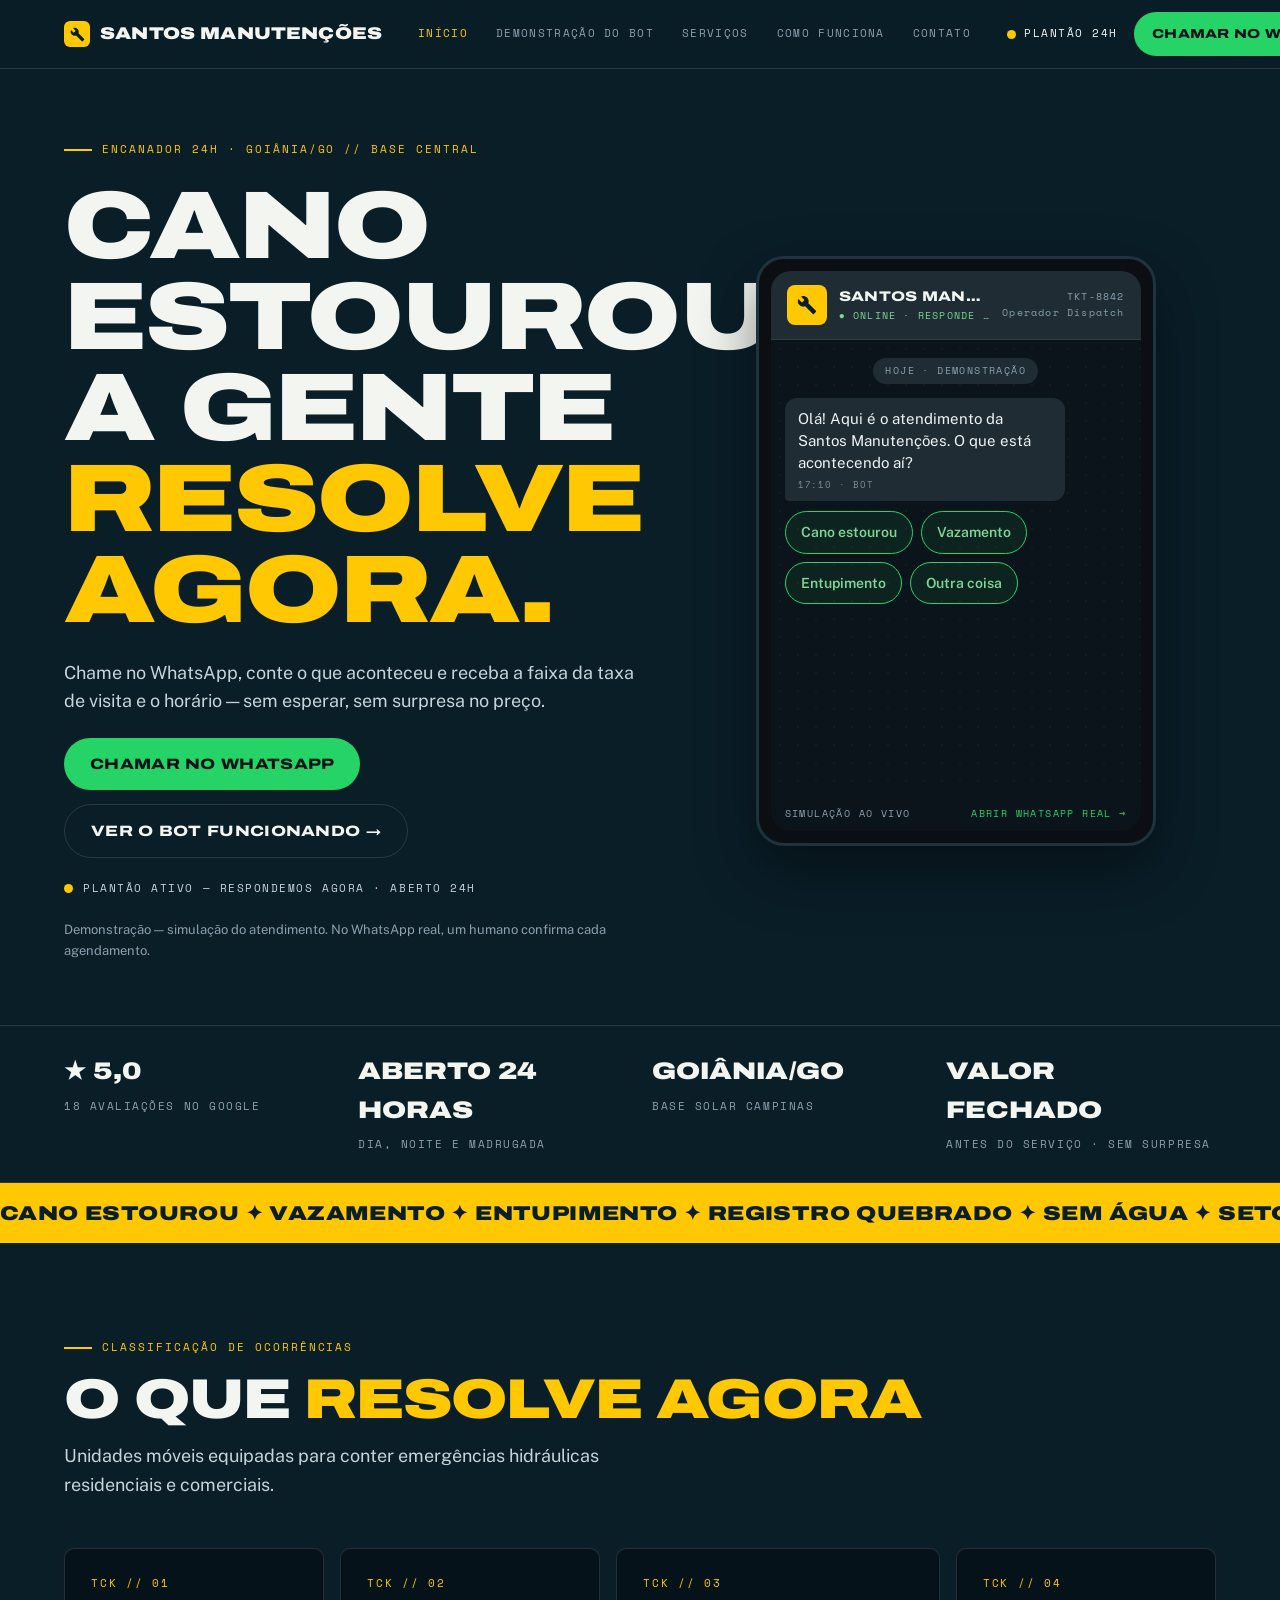
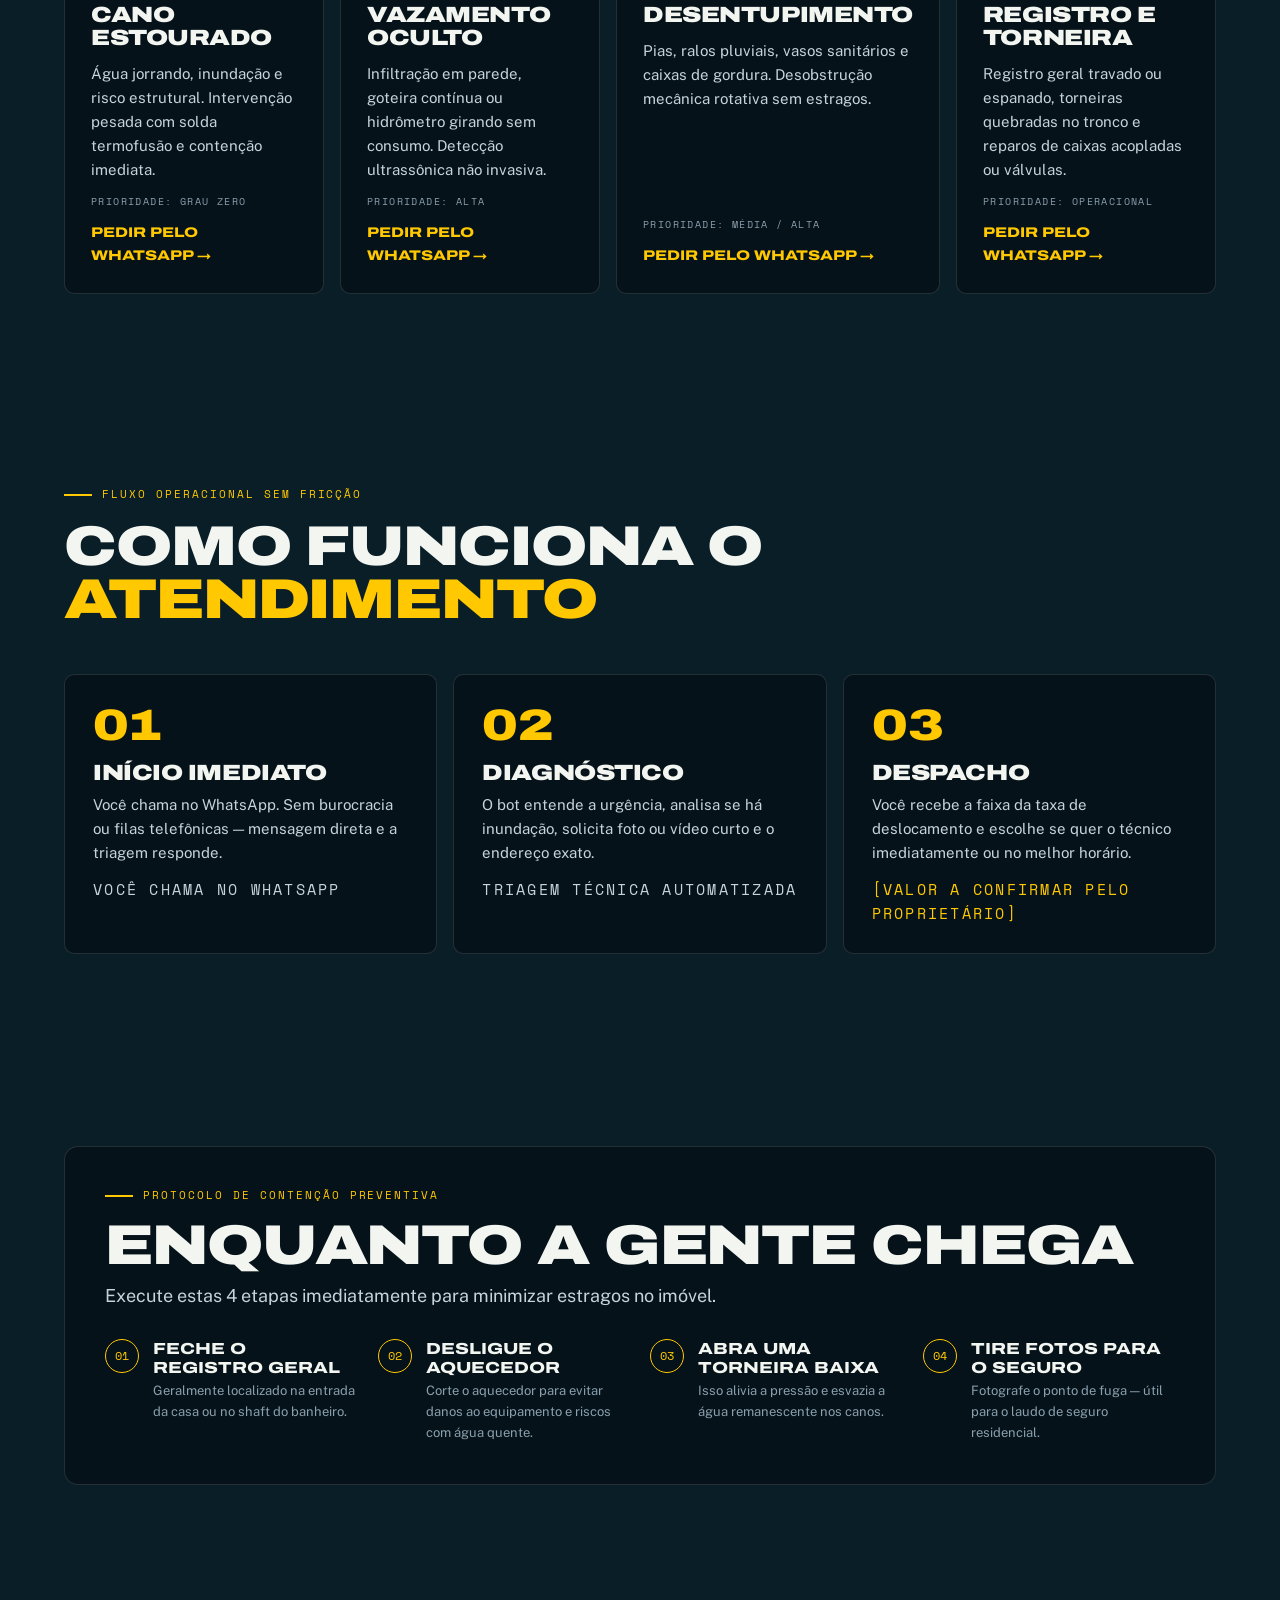
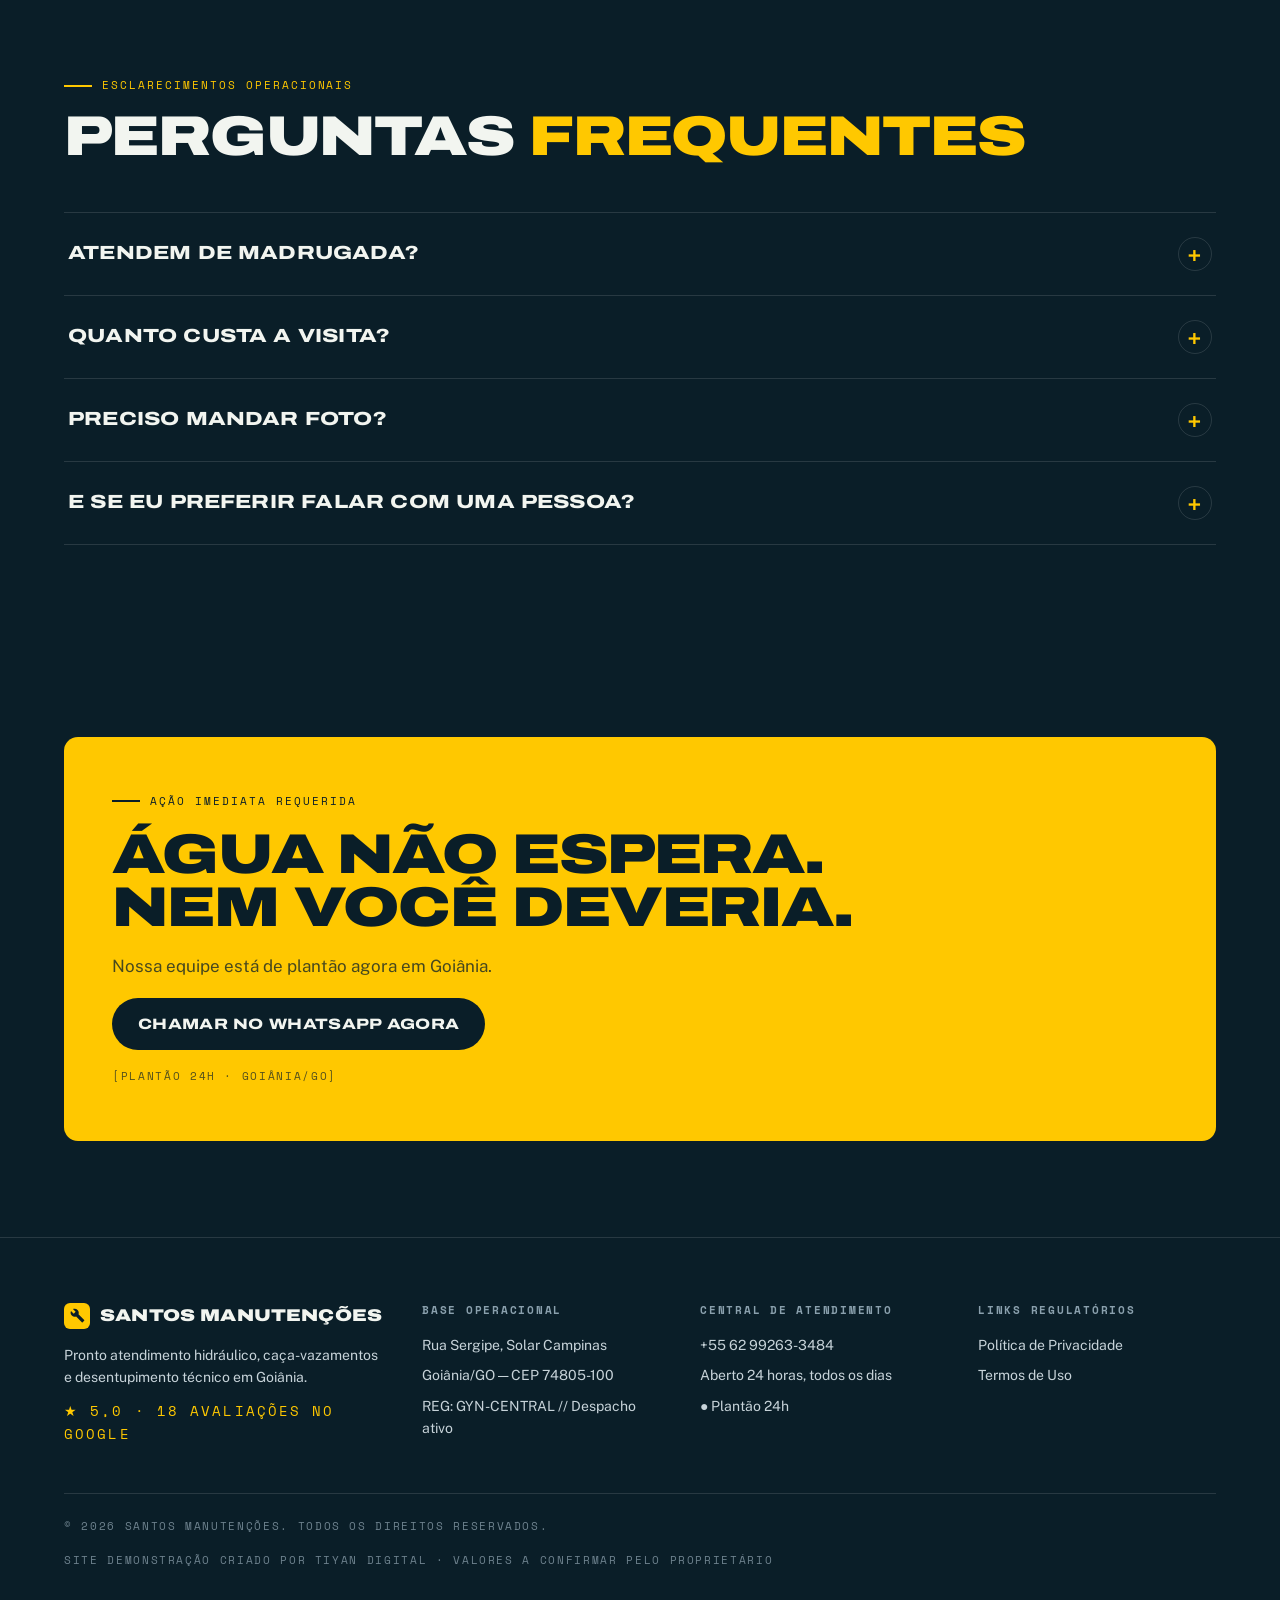
<file: index.html>
<!DOCTYPE html>
<html lang="pt-BR">
<head>
<meta charset="UTF-8">
<meta name="viewport" content="width=device-width, initial-scale=1">
<script>document.documentElement.className += " js";</script>
<title>Encanador 24h em Goiânia — Santos Manutenções | Cano estourou? A gente resolve agora.</title>
<meta name="description" content="Encanador 24 horas em Goiânia. Chame no WhatsApp, conte o que aconteceu e receba a faixa da taxa de visita e o horário — sem surpresa no preço. ★ 5,0 · 18 avaliações no Google.">
<link rel="preconnect" href="https://fonts.googleapis.com">
<link rel="preconnect" href="https://fonts.gstatic.com" crossorigin>
<link href="https://fonts.googleapis.com/css2?family=Archivo:wdth,wght@125,800;125,900&family=Public+Sans:wght@400;600;700&family=Space+Mono:wght@400;700&display=swap" rel="stylesheet">
<link rel="stylesheet" href="assets/css/main.css">
<script type="application/ld+json">
{"@context":"https://schema.org","@type":"Plumber","name":"Santos Manutenções","telephone":"+55 62 99263-3484","address":{"@type":"PostalAddress","streetAddress":"Rua Sergipe, Solar Campinas","addressLocality":"Goiânia","addressRegion":"GO","postalCode":"74805-100","addressCountry":"BR"},"openingHours":"Mo-Su 00:00-23:59","areaServed":"Goiânia","aggregateRating":{"@type":"AggregateRating","ratingValue":"5.0","reviewCount":"18"}}
</script>
</head>
<body>
<header class="topbar">
  <div class="wrap topbar-in">
    <a class="wordmark" href="index.html" aria-label="Santos Manutenções — Início"><span class="mark" aria-hidden="true"><svg width="15" height="15" viewBox="0 0 24 24" fill="currentColor"><path d="M22.7 19l-9.1-9.1c.9-2.3.4-5-1.5-6.9-2-2-5-2.4-7.4-1.3L9 6 6 9 1.6 4.7C.4 7.1.9 10.1 2.9 12.1c1.9 1.9 4.6 2.4 6.9 1.5l9.1 9.1c.4.4 1 .4 1.4 0l2.3-2.3c.5-.4.5-1.1.1-1.4z"/></svg></span>Santos Manutenções</a>
    <button class="nav-toggle" type="button" aria-expanded="false" aria-controls="mainnav" aria-label="Abrir menu"><svg width="20" height="20" viewBox="0 0 24 24" fill="none" stroke="currentColor" stroke-width="2"><path d="M3 6h18M3 12h18M3 18h18"/></svg></button>
    <nav class="mainnav" id="mainnav" aria-label="Navegação principal">
      <a href="index.html" aria-current="page">Início</a>
      <a href="bot.html">Demonstração do bot</a>
      <a href="servicos.html">Serviços</a>
      <a href="como-funciona.html">Como funciona</a>
      <a href="contato.html">Contato</a>
    </nav>
    <div class="topbar-right">
      <span class="plantao"><span class="dot" aria-hidden="true"></span>Plantão 24h</span>
      <a class="btn btn-wa btn-sm" href="https://wa.me/5562992633484?text=Ol%C3%A1%2C%20preciso%20de%20um%20encanador%20urgente." target="_blank" rel="noopener">Chamar no WhatsApp</a>
    </div>
  </div>
</header>

<main>
  <!-- HERO -->
  <section class="hero">
    <div class="wrap hero-grid">
      <div class="hero-copy">
        <p class="eyebrow">Encanador 24h · Goiânia/GO // Base Central</p>
        <h1>Cano estourou? A gente <span class="yl">resolve agora.</span></h1>
        <p class="lede">Chame no WhatsApp, conte o que aconteceu e receba a faixa da taxa de visita e o horário — sem esperar, sem surpresa no preço.</p>
        <div class="hero-ctas">
          <a class="btn btn-wa" href="https://wa.me/5562992633484?text=Ol%C3%A1%2C%20preciso%20de%20um%20encanador%20urgente." target="_blank" rel="noopener">Chamar no WhatsApp</a>
          <a class="btn btn-ghost" href="bot.html">Ver o bot funcionando →</a>
        </div>
        <p class="status-line"><span class="dot" aria-hidden="true"></span>Plantão ativo — respondemos agora · Aberto 24h</p>
        <p class="hero-note">Demonstração — simulação do atendimento. No WhatsApp real, um humano confirma cada agendamento.</p>
      </div>

      <!-- PHONE FRAME — working chat mock -->
      <div class="phone" role="region" aria-label="Demonstração do bot de triagem no WhatsApp">
        <div class="phone-screen">
          <div class="chat-head">
            <span class="chat-avatar" aria-hidden="true"><svg width="20" height="20" viewBox="0 0 24 24" fill="currentColor"><path d="M22.7 19l-9.1-9.1c.9-2.3.4-5-1.5-6.9-2-2-5-2.4-7.4-1.3L9 6 6 9 1.6 4.7C.4 7.1.9 10.1 2.9 12.1c1.9 1.9 4.6 2.4 6.9 1.5l9.1 9.1c.4.4 1 .4 1.4 0l2.3-2.3c.5-.4.5-1.1.1-1.4z"/></svg></span>
            <div class="chat-id"><b>Santos Manutenções</b><span>● online · responde na hora</span></div>
            <span class="chat-ticket">TKT-8842<br>Operador Dispatch</span>
          </div>
          <div class="chat-body" id="home-chat-body" aria-live="polite">
            <div class="chat-date">HOJE · DEMONSTRAÇÃO</div>
          </div>
          <div class="chat-foot"><span>Simulação ao vivo</span><a href="https://wa.me/5562992633484?text=Ol%C3%A1%2C%20preciso%20de%20um%20encanador%20urgente." target="_blank" rel="noopener">Abrir WhatsApp Real →</a></div>
        </div>
      </div>
    </div>
  </section>

  <!-- TRUST STRIP -->
  <div class="trust">
    <div class="wrap trust-grid">
      <div class="trust-item reveal"><b>★ 5,0</b><span>18 avaliações no Google</span></div>
      <div class="trust-item reveal"><b>Aberto 24 horas</b><span>Dia, noite e madrugada</span></div>
      <div class="trust-item reveal"><b>Goiânia/GO</b><span>Base Solar Campinas</span></div>
      <div class="trust-item reveal"><b>Valor fechado</b><span>Antes do serviço · sem surpresa</span></div>
    </div>
  </div>

  <!-- MARQUEE -->
  <div class="marquee" aria-hidden="true">
    <span class="marquee-track">Cano estourou ✦ Vazamento ✦ Entupimento ✦ Registro quebrado ✦ Sem água ✦ Setor Campinas · Jardim Goiás · Setor Bueno · Vila Nova · Setor Marista ·&nbsp;</span>
  </div>

  <!-- O QUE RESOLVE AGORA -->
  <section>
    <div class="wrap">
      <div class="sec-head reveal">
        <p class="eyebrow">Classificação de ocorrências</p>
        <h2>O que <span class="yl">resolve agora</span></h2>
        <p class="lede">Unidades móveis equipadas para conter emergências hidráulicas residenciais e comerciais.</p>
      </div>
      <div class="cards">
        <article class="card reveal">
          <span class="tck">TCK // 01</span>
          <h3>Cano estourado</h3>
          <p>Água jorrando, inundação e risco estrutural. Intervenção pesada com solda termofusão e contenção imediata.</p>
          <span class="prio">Prioridade: Grau Zero</span>
          <a class="wa-link" href="https://wa.me/5562992633484?text=Ol%C3%A1%2C%20preciso%20de%20um%20encanador%20urgente." target="_blank" rel="noopener">Pedir pelo WhatsApp →</a>
        </article>
        <article class="card reveal">
          <span class="tck">TCK // 02</span>
          <h3>Vazamento oculto</h3>
          <p>Infiltração em parede, goteira contínua ou hidrômetro girando sem consumo. Detecção ultrassônica não invasiva.</p>
          <span class="prio">Prioridade: Alta</span>
          <a class="wa-link" href="https://wa.me/5562992633484?text=Ol%C3%A1%2C%20preciso%20de%20um%20encanador%20urgente." target="_blank" rel="noopener">Pedir pelo WhatsApp →</a>
        </article>
        <article class="card reveal">
          <span class="tck">TCK // 03</span>
          <h3>Desentupimento</h3>
          <p>Pias, ralos pluviais, vasos sanitários e caixas de gordura. Desobstrução mecânica rotativa sem estragos.</p>
          <span class="prio">Prioridade: Média / Alta</span>
          <a class="wa-link" href="https://wa.me/5562992633484?text=Ol%C3%A1%2C%20preciso%20de%20um%20encanador%20urgente." target="_blank" rel="noopener">Pedir pelo WhatsApp →</a>
        </article>
        <article class="card reveal">
          <span class="tck">TCK // 04</span>
          <h3>Registro e torneira</h3>
          <p>Registro geral travado ou espanado, torneiras quebradas no tronco e reparos de caixas acopladas ou válvulas.</p>
          <span class="prio">Prioridade: Operacional</span>
          <a class="wa-link" href="https://wa.me/5562992633484?text=Ol%C3%A1%2C%20preciso%20de%20um%20encanador%20urgente." target="_blank" rel="noopener">Pedir pelo WhatsApp →</a>
        </article>
      </div>
    </div>
  </section>

  <!-- COMO FUNCIONA -->
  <section>
    <div class="wrap">
      <div class="sec-head reveal">
        <p class="eyebrow">Fluxo operacional sem fricção</p>
        <h2>Como funciona o <span class="yl">atendimento</span></h2>
      </div>
      <div class="steps">
        <article class="step reveal">
          <span class="n">01</span>
          <h3>Início imediato</h3>
          <p>Você chama no WhatsApp. Sem burocracia ou filas telefônicas — mensagem direta e a triagem responde.</p>
          <p class="mono" style="margin-top:12px">Você chama no WhatsApp</p>
        </article>
        <article class="step reveal">
          <span class="n">02</span>
          <h3>Diagnóstico</h3>
          <p>O bot entende a urgência, analisa se há inundação, solicita foto ou vídeo curto e o endereço exato.</p>
          <p class="mono" style="margin-top:12px">Triagem técnica automatizada</p>
        </article>
        <article class="step reveal">
          <span class="n">03</span>
          <h3>Despacho</h3>
          <p>Você recebe a faixa da taxa de deslocamento e escolhe se quer o técnico imediatamente ou no melhor horário.</p>
          <p class="mono" style="margin-top:12px;color:var(--yellow)">[Valor a confirmar pelo proprietário]</p>
        </article>
      </div>
    </div>
  </section>

  <!-- SAFETY -->
  <section>
    <div class="wrap">
      <div class="safety reveal">
        <p class="eyebrow">Protocolo de contenção preventiva</p>
        <h2 style="margin-top:14px">Enquanto a gente chega</h2>
        <p class="lede" style="margin-top:10px">Execute estas 4 etapas imediatamente para minimizar estragos no imóvel.</p>
        <div class="safety-list">
          <div class="safety-item"><span class="step-no">01</span><div><b>Feche o registro geral</b><p>Geralmente localizado na entrada da casa ou no shaft do banheiro.</p></div></div>
          <div class="safety-item"><span class="step-no">02</span><div><b>Desligue o aquecedor</b><p>Corte o aquecedor para evitar danos ao equipamento e riscos com água quente.</p></div></div>
          <div class="safety-item"><span class="step-no">03</span><div><b>Abra uma torneira baixa</b><p>Isso alivia a pressão e esvazia a água remanescente nos canos.</p></div></div>
          <div class="safety-item"><span class="step-no">04</span><div><b>Tire fotos para o seguro</b><p>Fotografe o ponto de fuga — útil para o laudo de seguro residencial.</p></div></div>
        </div>
      </div>
    </div>
  </section>

  <!-- FAQ -->
  <section>
    <div class="wrap">
      <div class="sec-head reveal">
        <p class="eyebrow">Esclarecimentos operacionais</p>
        <h2>Perguntas <span class="yl">frequentes</span></h2>
      </div>
      <div class="faq reveal">
        <div class="faq-item">
          <button class="faq-q" type="button" aria-expanded="false">Atendem de madrugada?<span class="plus" aria-hidden="true">+</span></button>
          <div class="faq-a"><p>Sim, operamos 24 horas, todos os dias — incluindo madrugadas, domingos e feriados.</p></div>
        </div>
        <div class="faq-item">
          <button class="faq-q" type="button" aria-expanded="false">Quanto custa a visita?<span class="plus" aria-hidden="true">+</span></button>
          <div class="faq-a"><p>A faixa da taxa de visita técnica é informada diretamente pelo WhatsApp antes de qualquer deslocamento. O valor final do reparo é fechado após o diagnóstico no local. <strong>[VALOR A CONFIRMAR PELO PROPRIETÁRIO]</strong></p></div>
        </div>
        <div class="faq-item">
          <button class="faq-q" type="button" aria-expanded="false">Preciso mandar foto?<span class="plus" aria-hidden="true">+</span></button>
          <div class="faq-a"><p>Ajuda bastante para já colocarmos os adaptadores e bitolas corretas na van de suporte, mas não é obrigatório.</p></div>
        </div>
        <div class="faq-item">
          <button class="faq-q" type="button" aria-expanded="false">E se eu preferir falar com uma pessoa?<span class="plus" aria-hidden="true">+</span></button>
          <div class="faq-a"><p>Basta digitar qualquer mensagem ou pedir “atendente humano” na conversa: um encanador plantonista assume.</p></div>
        </div>
      </div>
    </div>
  </section>

  <!-- FINAL CTA -->
  <section>
    <div class="wrap">
      <div class="cta-band reveal">
        <p class="eyebrow">Ação imediata requerida</p>
        <h2>Água não espera.<br>Nem você deveria.</h2>
        <p>Nossa equipe está de plantão agora em Goiânia.</p>
        <a class="btn btn-dark" href="https://wa.me/5562992633484?text=Ol%C3%A1%2C%20preciso%20de%20um%20encanador%20urgente." target="_blank" rel="noopener">Chamar no WhatsApp agora</a>
        <p class="mono" style="color:rgba(10,30,40,.7)">[Plantão 24h · Goiânia/GO]</p>
      </div>
    </div>
  </section>
</main>

<footer>
  <div class="wrap">
    <div class="foot-grid">
      <div>
        <a class="wordmark" href="index.html"><span class="mark" aria-hidden="true"><svg width="15" height="15" viewBox="0 0 24 24" fill="currentColor"><path d="M22.7 19l-9.1-9.1c.9-2.3.4-5-1.5-6.9-2-2-5-2.4-7.4-1.3L9 6 6 9 1.6 4.7C.4 7.1.9 10.1 2.9 12.1c1.9 1.9 4.6 2.4 6.9 1.5l9.1 9.1c.4.4 1 .4 1.4 0l2.3-2.3c.5-.4.5-1.1.1-1.4z"/></svg></span>Santos Manutenções</a>
        <p style="margin-top:14px">Pronto atendimento hidráulico, caça-vazamentos e desentupimento técnico em Goiânia.</p>
        <p class="mono" style="margin-top:12px;color:var(--yellow)">★ 5,0 · 18 avaliações no Google</p>
      </div>
      <div>
        <h4>Base operacional</h4>
        <ul>
          <li>Rua Sergipe, Solar Campinas</li>
          <li>Goiânia/GO — CEP 74805-100</li>
          <li>REG: GYN-CENTRAL // Despacho ativo</li>
        </ul>
      </div>
      <div>
        <h4>Central de atendimento</h4>
        <ul>
          <li><a href="tel:+5562992633484">+55 62 99263-3484</a></li>
          <li>Aberto 24 horas, todos os dias</li>
          <li>● Plantão 24h</li>
        </ul>
      </div>
      <div>
        <h4>Links regulatórios</h4>
        <ul>
          <li><a href="privacidade.html">Política de Privacidade</a></li>
          <li><a href="termos.html">Termos de Uso</a></li>
        </ul>
      </div>
    </div>
    <div class="foot-bottom">
      <span class="mono">© <span data-year>2026</span> Santos Manutenções. Todos os direitos reservados.</span>
      <span class="mono">Site demonstração criado por Tiyan Digital · Valores a confirmar pelo proprietário</span>
    </div>
  </div>
</footer>

<div class="thumbbar" role="navigation" aria-label="Ação rápida">
  <a class="btn btn-wa" href="https://wa.me/5562992633484?text=Ol%C3%A1%2C%20preciso%20de%20um%20encanador%20urgente." target="_blank" rel="noopener">Chamar no WhatsApp</a>
  <a class="btn btn-ghost" href="bot.html">Ver o bot</a>
</div>

<script src="assets/js/main.js"></script>
<script src="assets/js/chat-home.js"></script>
</body>
</html>
</file>
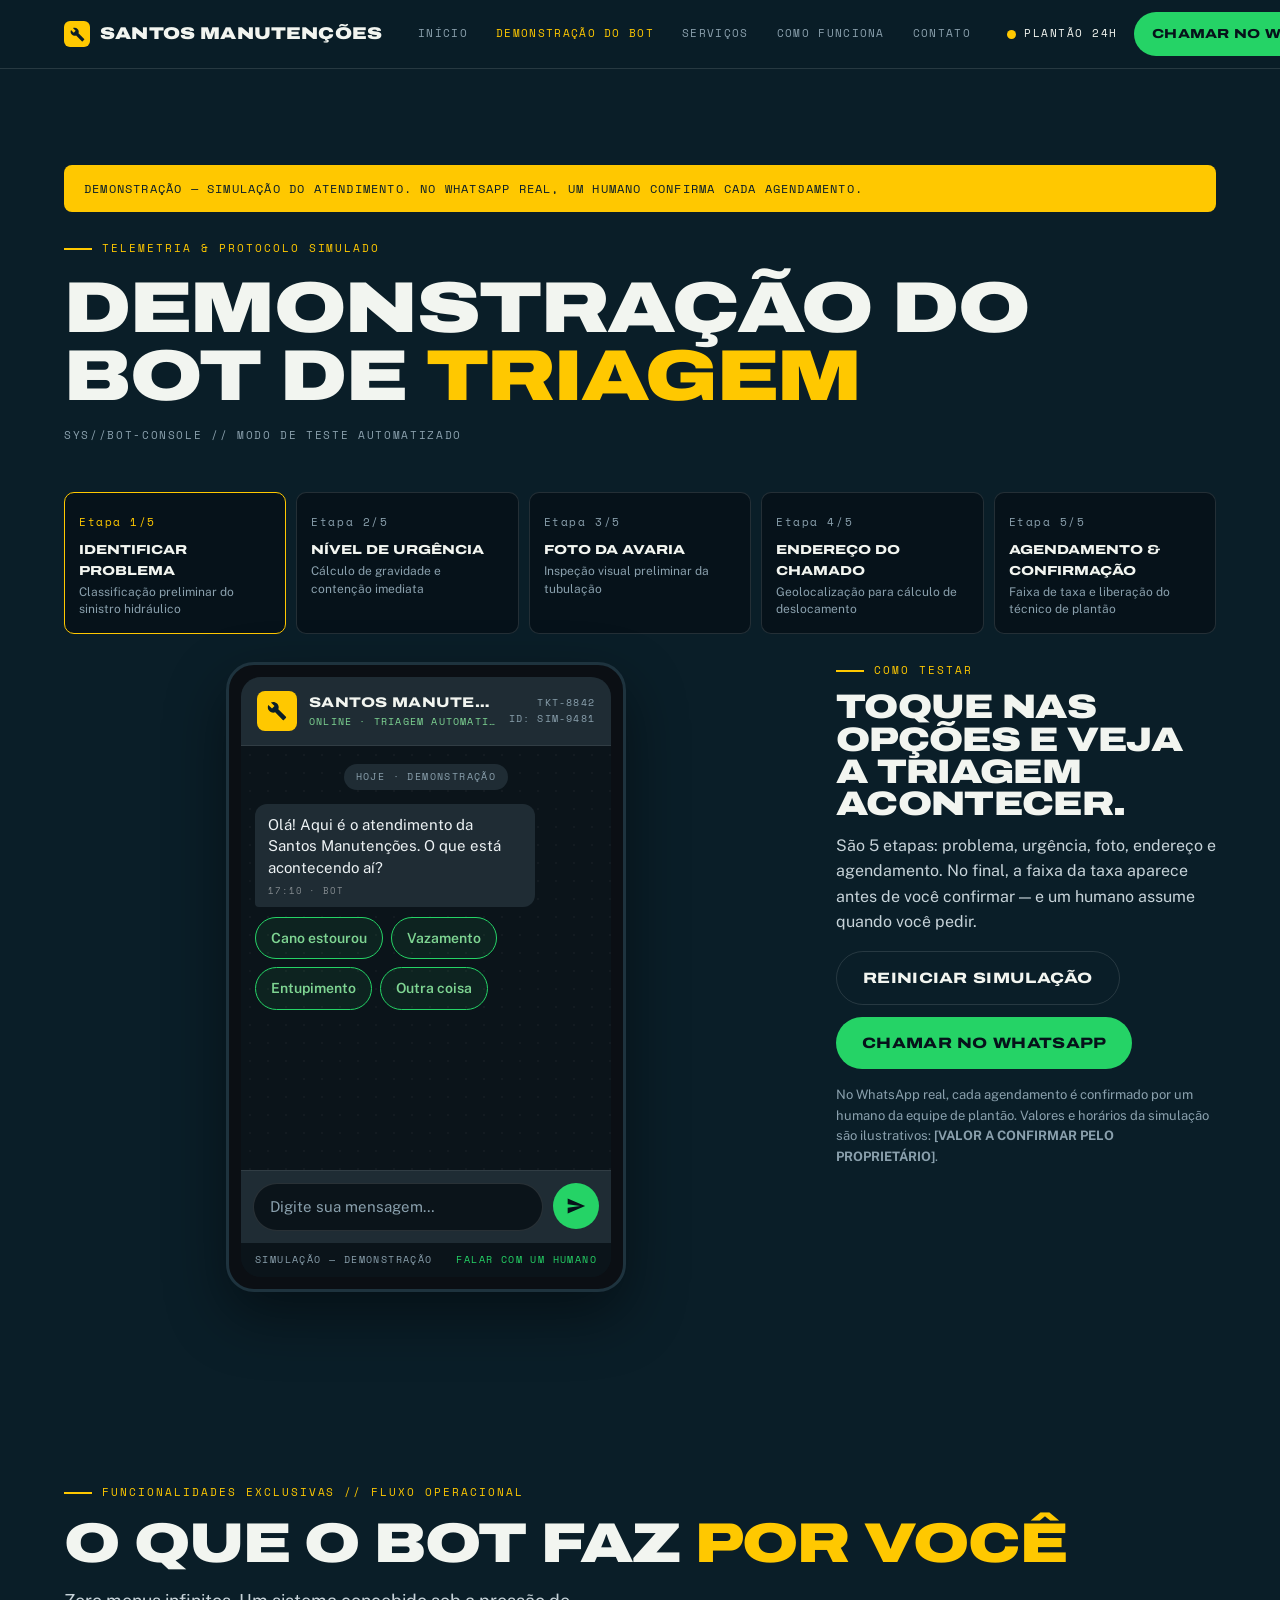
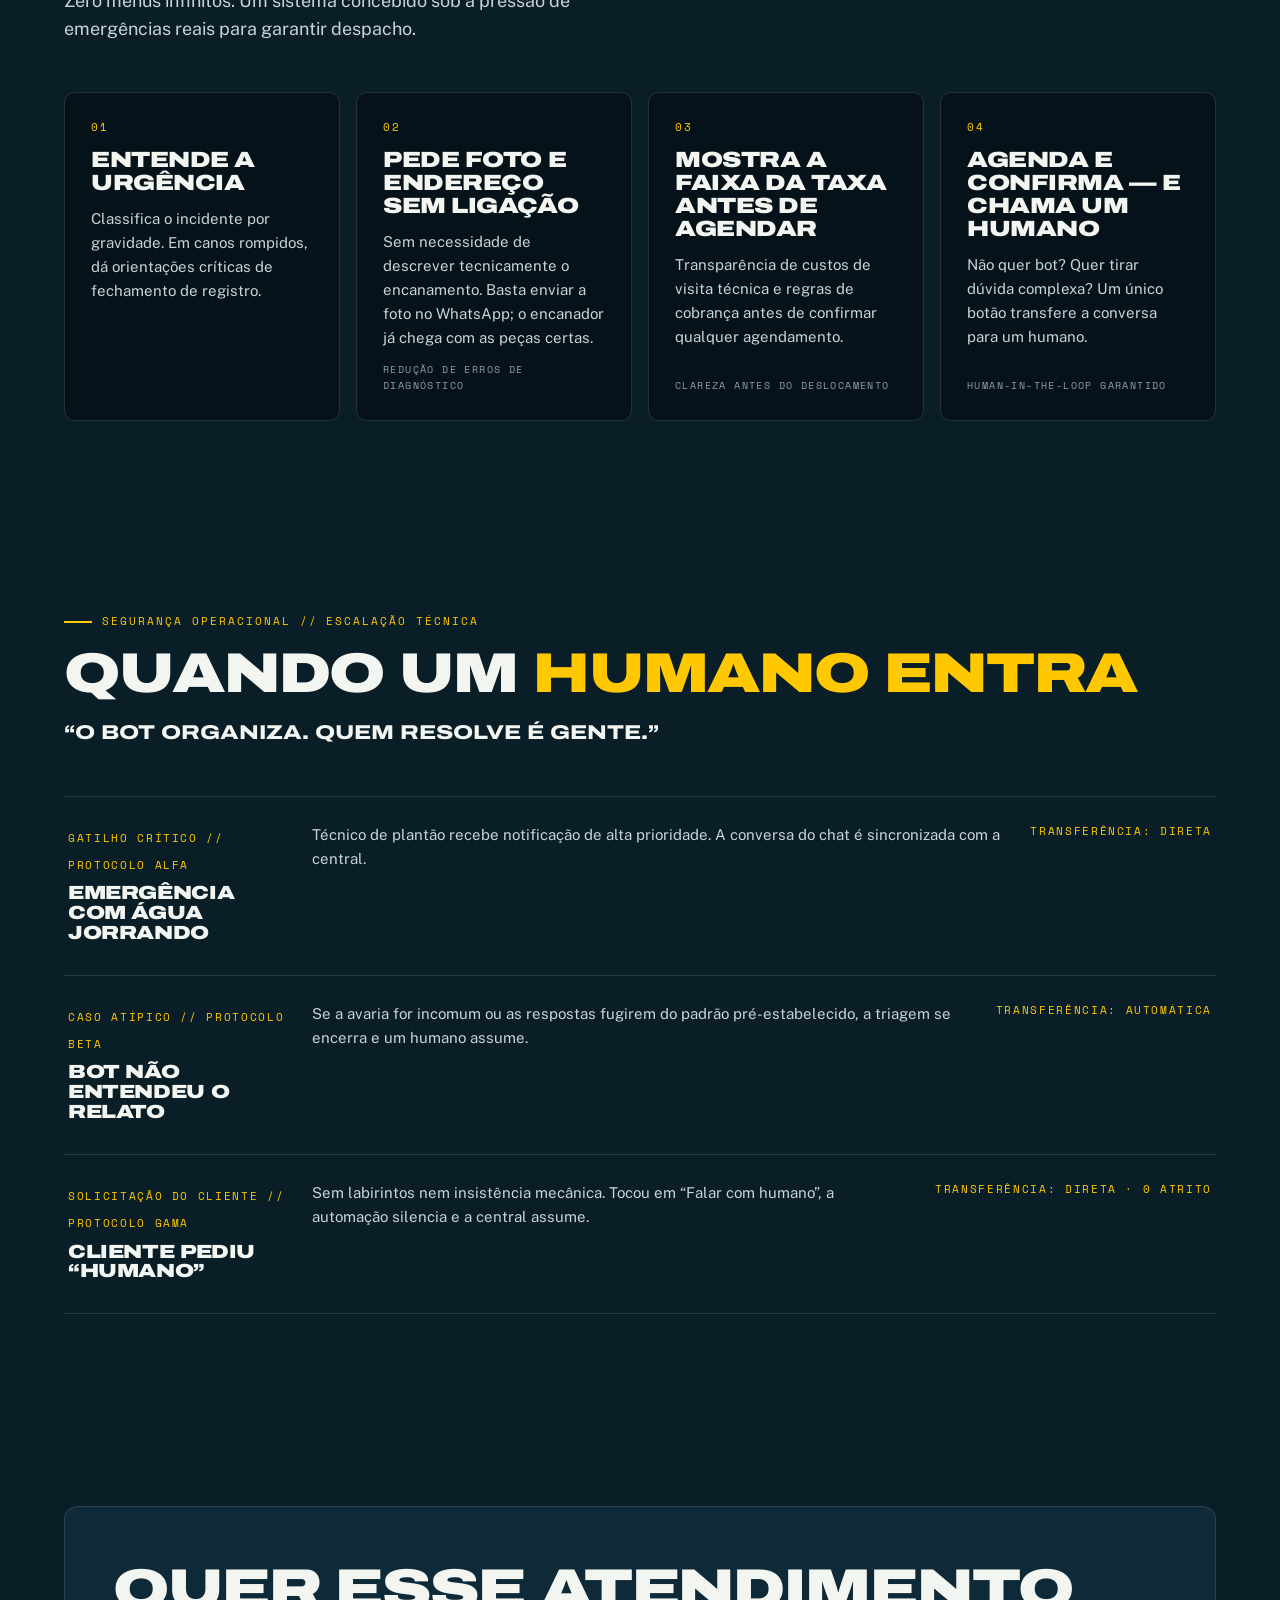
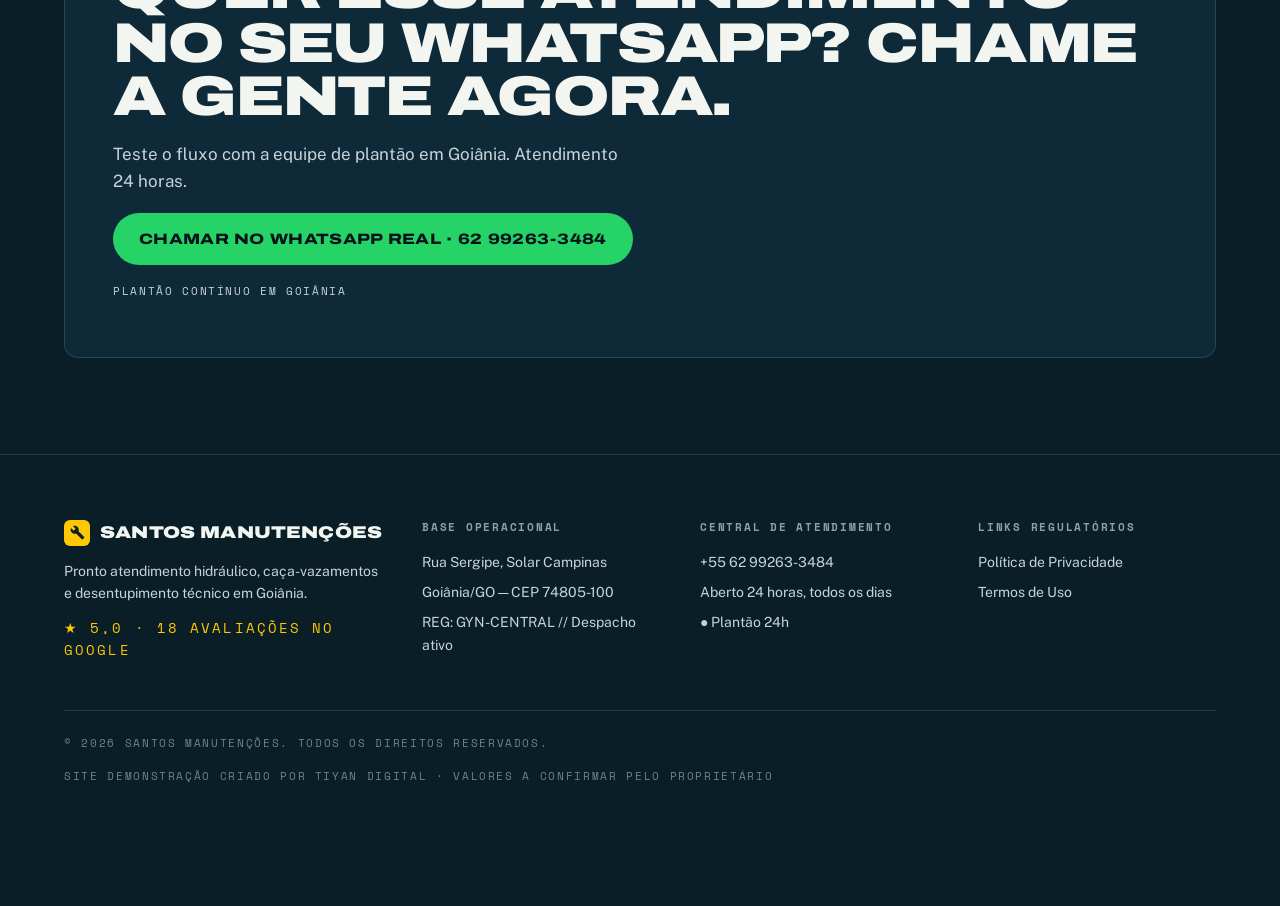
<file: bot.html>
<!DOCTYPE html>
<html lang="pt-BR">
<head>
<meta charset="UTF-8">
<meta name="viewport" content="width=device-width, initial-scale=1">
<script>document.documentElement.className += " js";</script>
<title>Demonstração do bot de triagem — Santos Manutenções | Encanador 24h Goiânia</title>
<meta name="description" content="Teste a demonstração do bot de triagem da Santos Manutenções: ele entende a urgência, pede foto e endereço, mostra a faixa da taxa e agenda — e chama um humano quando precisa.">
<link rel="preconnect" href="https://fonts.googleapis.com">
<link rel="preconnect" href="https://fonts.gstatic.com" crossorigin>
<link href="https://fonts.googleapis.com/css2?family=Archivo:wdth,wght@125,800;125,900&family=Public+Sans:wght@400;600;700&family=Space+Mono:wght@400;700&display=swap" rel="stylesheet">
<link rel="stylesheet" href="assets/css/main.css">
</head>
<body>
<header class="topbar">
  <div class="wrap topbar-in">
    <a class="wordmark" href="index.html" aria-label="Santos Manutenções — Início"><span class="mark" aria-hidden="true"><svg width="15" height="15" viewBox="0 0 24 24" fill="currentColor"><path d="M22.7 19l-9.1-9.1c.9-2.3.4-5-1.5-6.9-2-2-5-2.4-7.4-1.3L9 6 6 9 1.6 4.7C.4 7.1.9 10.1 2.9 12.1c1.9 1.9 4.6 2.4 6.9 1.5l9.1 9.1c.4.4 1 .4 1.4 0l2.3-2.3c.5-.4.5-1.1.1-1.4z"/></svg></span>Santos Manutenções</a>
    <button class="nav-toggle" type="button" aria-expanded="false" aria-controls="mainnav" aria-label="Abrir menu"><svg width="20" height="20" viewBox="0 0 24 24" fill="none" stroke="currentColor" stroke-width="2"><path d="M3 6h18M3 12h18M3 18h18"/></svg></button>
    <nav class="mainnav" id="mainnav" aria-label="Navegação principal">
      <a href="index.html">Início</a>
      <a href="bot.html" aria-current="page">Demonstração do bot</a>
      <a href="servicos.html">Serviços</a>
      <a href="como-funciona.html">Como funciona</a>
      <a href="contato.html">Contato</a>
    </nav>
    <div class="topbar-right">
      <span class="plantao"><span class="dot" aria-hidden="true"></span>Plantão 24h</span>
      <a class="btn btn-wa btn-sm" href="https://wa.me/5562992633484?text=Ol%C3%A1%2C%20preciso%20de%20um%20encanador%20urgente." target="_blank" rel="noopener">Chamar no WhatsApp</a>
    </div>
  </div>
</header>

<main>
  <section>
    <div class="wrap">
      <div class="demo-label">Demonstração — simulação do atendimento. No WhatsApp real, um humano confirma cada agendamento.</div>
      <div class="sec-head reveal">
        <p class="eyebrow">Telemetria &amp; protocolo simulado</p>
        <h1 style="font-size:clamp(36px,6vw,72px)">Demonstração do bot de <span class="yl">triagem</span></h1>
        <p class="mono">SYS//BOT-CONSOLE // Modo de teste automatizado</p>
      </div>

      <!-- Progress rail -->
      <div class="rail" role="list" aria-label="Etapas da triagem">
        <div class="rail-step active" role="listitem"><span class="n">Etapa 1/5</span><b>Identificar problema</b><p>Classificação preliminar do sinistro hidráulico</p></div>
        <div class="rail-step" role="listitem"><span class="n">Etapa 2/5</span><b>Nível de urgência</b><p>Cálculo de gravidade e contenção imediata</p></div>
        <div class="rail-step" role="listitem"><span class="n">Etapa 3/5</span><b>Foto da avaria</b><p>Inspeção visual preliminar da tubulação</p></div>
        <div class="rail-step" role="listitem"><span class="n">Etapa 4/5</span><b>Endereço do chamado</b><p>Geolocalização para cálculo de deslocamento</p></div>
        <div class="rail-step" role="listitem"><span class="n">Etapa 5/5</span><b>Agendamento &amp; confirmação</b><p>Faixa de taxa e liberação do técnico de plantão</p></div>
      </div>

      <div class="bot-layout">
        <!-- PHONE FRAME — full 5-step flow -->
        <div class="phone" role="region" aria-label="Simulação completa do bot de triagem">
          <div class="phone-screen" style="height:600px">
            <div class="chat-head">
              <span class="chat-avatar" aria-hidden="true"><svg width="20" height="20" viewBox="0 0 24 24" fill="currentColor"><path d="M22.7 19l-9.1-9.1c.9-2.3.4-5-1.5-6.9-2-2-5-2.4-7.4-1.3L9 6 6 9 1.6 4.7C.4 7.1.9 10.1 2.9 12.1c1.9 1.9 4.6 2.4 6.9 1.5l9.1 9.1c.4.4 1 .4 1.4 0l2.3-2.3c.5-.4.5-1.1.1-1.4z"/></svg></span>
              <div class="chat-id"><b>Santos Manutenções</b><span>Online · Triagem automatizada 24h</span></div>
              <span class="chat-ticket">TKT-8842<br>ID: SIM-9481</span>
            </div>
            <div class="chat-body" id="bot-chat-body" aria-live="polite">
              <div class="chat-date">HOJE · DEMONSTRAÇÃO</div>
            </div>
            <div class="chat-input">
              <input id="bot-chat-input" type="text" placeholder="Digite sua mensagem…" aria-label="Digite sua mensagem">
              <button class="chat-send" id="bot-chat-send" type="button" aria-label="Enviar mensagem"><svg width="20" height="20" viewBox="0 0 24 24" fill="currentColor"><path d="M2.01 21L23 12 2.01 3 2 10l15 2-15 2z"/></svg></button>
            </div>
            <div class="chat-foot"><span>Simulação — Demonstração</span><button type="button" id="human-escape" style="color:var(--green);font:inherit;letter-spacing:.14em;text-transform:uppercase">Falar com um humano</button></div>
          </div>
        </div>

        <aside class="bot-side">
          <div>
            <p class="eyebrow">Como testar</p>
            <h2 style="font-size:clamp(24px,3vw,34px);margin-top:12px">Toque nas opções e veja a triagem acontecer.</h2>
            <p class="lede" style="margin-top:12px;font-size:16px">São 5 etapas: problema, urgência, foto, endereço e agendamento. No final, a faixa da taxa aparece antes de você confirmar — e um humano assume quando você pedir.</p>
          </div>
          <div style="display:flex;gap:12px;flex-wrap:wrap">
            <button class="btn btn-ghost" id="restart-sim" type="button">Reiniciar simulação</button>
            <a class="btn btn-wa" href="https://wa.me/5562992633484?text=Ol%C3%A1%2C%20preciso%20de%20um%20encanador%20urgente." target="_blank" rel="noopener">Chamar no WhatsApp</a>
          </div>
          <p class="bot-note">No WhatsApp real, cada agendamento é confirmado por um humano da equipe de plantão. Valores e horários da simulação são ilustrativos: <strong>[VALOR A CONFIRMAR PELO PROPRIETÁRIO]</strong>.</p>
        </aside>
      </div>
    </div>
  </section>

  <!-- O QUE O BOT FAZ -->
  <section>
    <div class="wrap">
      <div class="sec-head reveal">
        <p class="eyebrow">Funcionalidades exclusivas // Fluxo operacional</p>
        <h2>O que o bot faz <span class="yl">por você</span></h2>
        <p class="lede">Zero menus infinitos. Um sistema concebido sob a pressão de emergências reais para garantir despacho.</p>
      </div>
      <div class="feature-cards">
        <article class="card reveal">
          <span class="tck">01</span>
          <h3>Entende a urgência</h3>
          <p>Classifica o incidente por gravidade. Em canos rompidos, dá orientações críticas de fechamento de registro.</p>
        </article>
        <article class="card reveal">
          <span class="tck">02</span>
          <h3>Pede foto e endereço sem ligação</h3>
          <p>Sem necessidade de descrever tecnicamente o encanamento. Basta enviar a foto no WhatsApp; o encanador já chega com as peças certas.</p>
          <span class="prio">Redução de erros de diagnóstico</span>
        </article>
        <article class="card reveal">
          <span class="tck">03</span>
          <h3>Mostra a faixa da taxa antes de agendar</h3>
          <p>Transparência de custos de visita técnica e regras de cobrança antes de confirmar qualquer agendamento.</p>
          <span class="prio">Clareza antes do deslocamento</span>
        </article>
        <article class="card reveal">
          <span class="tck">04</span>
          <h3>Agenda e confirma — e chama um humano</h3>
          <p>Não quer bot? Quer tirar dúvida complexa? Um único botão transfere a conversa para um humano.</p>
          <span class="prio">Human-in-the-loop garantido</span>
        </article>
      </div>
    </div>
  </section>

  <!-- QUANDO UM HUMANO ENTRA -->
  <section>
    <div class="wrap">
      <div class="sec-head reveal">
        <p class="eyebrow">Segurança operacional // Escalação técnica</p>
        <h2>Quando um <span class="yl">humano entra</span></h2>
        <p class="lede" style="font-family:var(--font-display);font-stretch:125%;font-weight:800;text-transform:uppercase;font-size:20px;color:var(--text)">“O bot organiza. Quem resolve é gente.”</p>
      </div>
      <div class="handoff-rows reveal">
        <div class="handoff-row">
          <div><span class="mono">Gatilho crítico // Protocolo Alfa</span><h3>Emergência com água jorrando</h3></div>
          <p>Técnico de plantão recebe notificação de alta prioridade. A conversa do chat é sincronizada com a central.</p>
          <span class="mono">Transferência: direta</span>
        </div>
        <div class="handoff-row">
          <div><span class="mono">Caso atípico // Protocolo Beta</span><h3>Bot não entendeu o relato</h3></div>
          <p>Se a avaria for incomum ou as respostas fugirem do padrão pré-estabelecido, a triagem se encerra e um humano assume.</p>
          <span class="mono">Transferência: automática</span>
        </div>
        <div class="handoff-row">
          <div><span class="mono">Solicitação do cliente // Protocolo Gama</span><h3>Cliente pediu “humano”</h3></div>
          <p>Sem labirintos nem insistência mecânica. Tocou em “Falar com humano”, a automação silencia e a central assume.</p>
          <span class="mono">Transferência: direta · 0 atrito</span>
        </div>
      </div>
    </div>
  </section>

  <!-- CTA -->
  <section>
    <div class="wrap">
      <div class="cta-band cta-band-dark reveal">
        <h2>Quer esse atendimento no seu WhatsApp? Chame a gente agora.</h2>
        <p>Teste o fluxo com a equipe de plantão em Goiânia. Atendimento 24 horas.</p>
        <a class="btn btn-wa" href="https://wa.me/5562992633484?text=Ol%C3%A1%2C%20preciso%20de%20um%20encanador%20urgente." target="_blank" rel="noopener">Chamar no WhatsApp real · 62 99263-3484</a>
        <p class="mono">Plantão contínuo em Goiânia</p>
      </div>
    </div>
  </section>
</main>

<footer>
  <div class="wrap">
    <div class="foot-grid">
      <div>
        <a class="wordmark" href="index.html"><span class="mark" aria-hidden="true"><svg width="15" height="15" viewBox="0 0 24 24" fill="currentColor"><path d="M22.7 19l-9.1-9.1c.9-2.3.4-5-1.5-6.9-2-2-5-2.4-7.4-1.3L9 6 6 9 1.6 4.7C.4 7.1.9 10.1 2.9 12.1c1.9 1.9 4.6 2.4 6.9 1.5l9.1 9.1c.4.4 1 .4 1.4 0l2.3-2.3c.5-.4.5-1.1.1-1.4z"/></svg></span>Santos Manutenções</a>
        <p style="margin-top:14px">Pronto atendimento hidráulico, caça-vazamentos e desentupimento técnico em Goiânia.</p>
        <p class="mono" style="margin-top:12px;color:var(--yellow)">★ 5,0 · 18 avaliações no Google</p>
      </div>
      <div>
        <h4>Base operacional</h4>
        <ul>
          <li>Rua Sergipe, Solar Campinas</li>
          <li>Goiânia/GO — CEP 74805-100</li>
          <li>REG: GYN-CENTRAL // Despacho ativo</li>
        </ul>
      </div>
      <div>
        <h4>Central de atendimento</h4>
        <ul>
          <li><a href="tel:+5562992633484">+55 62 99263-3484</a></li>
          <li>Aberto 24 horas, todos os dias</li>
          <li>● Plantão 24h</li>
        </ul>
      </div>
      <div>
        <h4>Links regulatórios</h4>
        <ul>
          <li><a href="privacidade.html">Política de Privacidade</a></li>
          <li><a href="termos.html">Termos de Uso</a></li>
        </ul>
      </div>
    </div>
    <div class="foot-bottom">
      <span class="mono">© <span data-year>2026</span> Santos Manutenções. Todos os direitos reservados.</span>
      <span class="mono">Site demonstração criado por Tiyan Digital · Valores a confirmar pelo proprietário</span>
    </div>
  </div>
</footer>

<div class="thumbbar" role="navigation" aria-label="Ação rápida">
  <a class="btn btn-wa" href="https://wa.me/5562992633484?text=Ol%C3%A1%2C%20preciso%20de%20um%20encanador%20urgente." target="_blank" rel="noopener">Chamar no WhatsApp</a>
  <a class="btn btn-ghost" href="bot.html">Ver o bot</a>
</div>

<script src="assets/js/main.js"></script>
<script src="assets/js/chat-bot.js"></script>
</body>
</html>
</file>
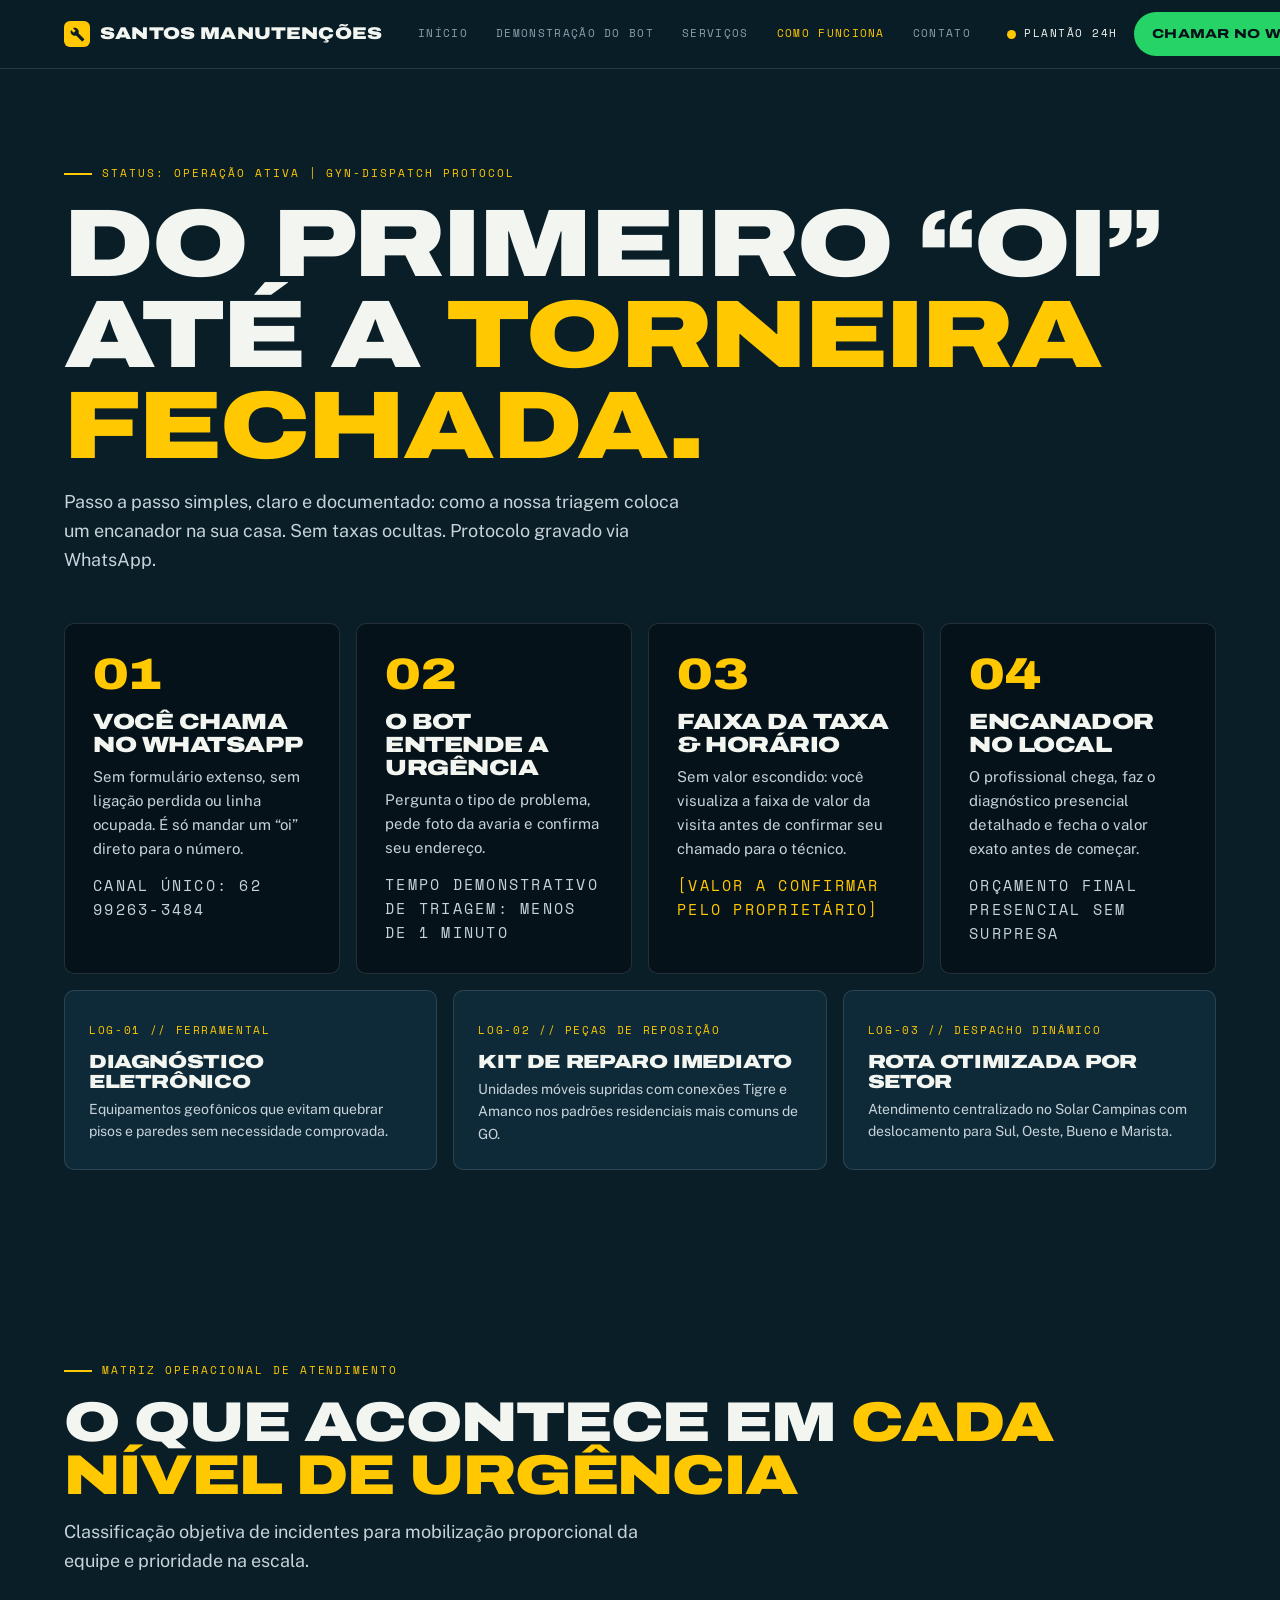
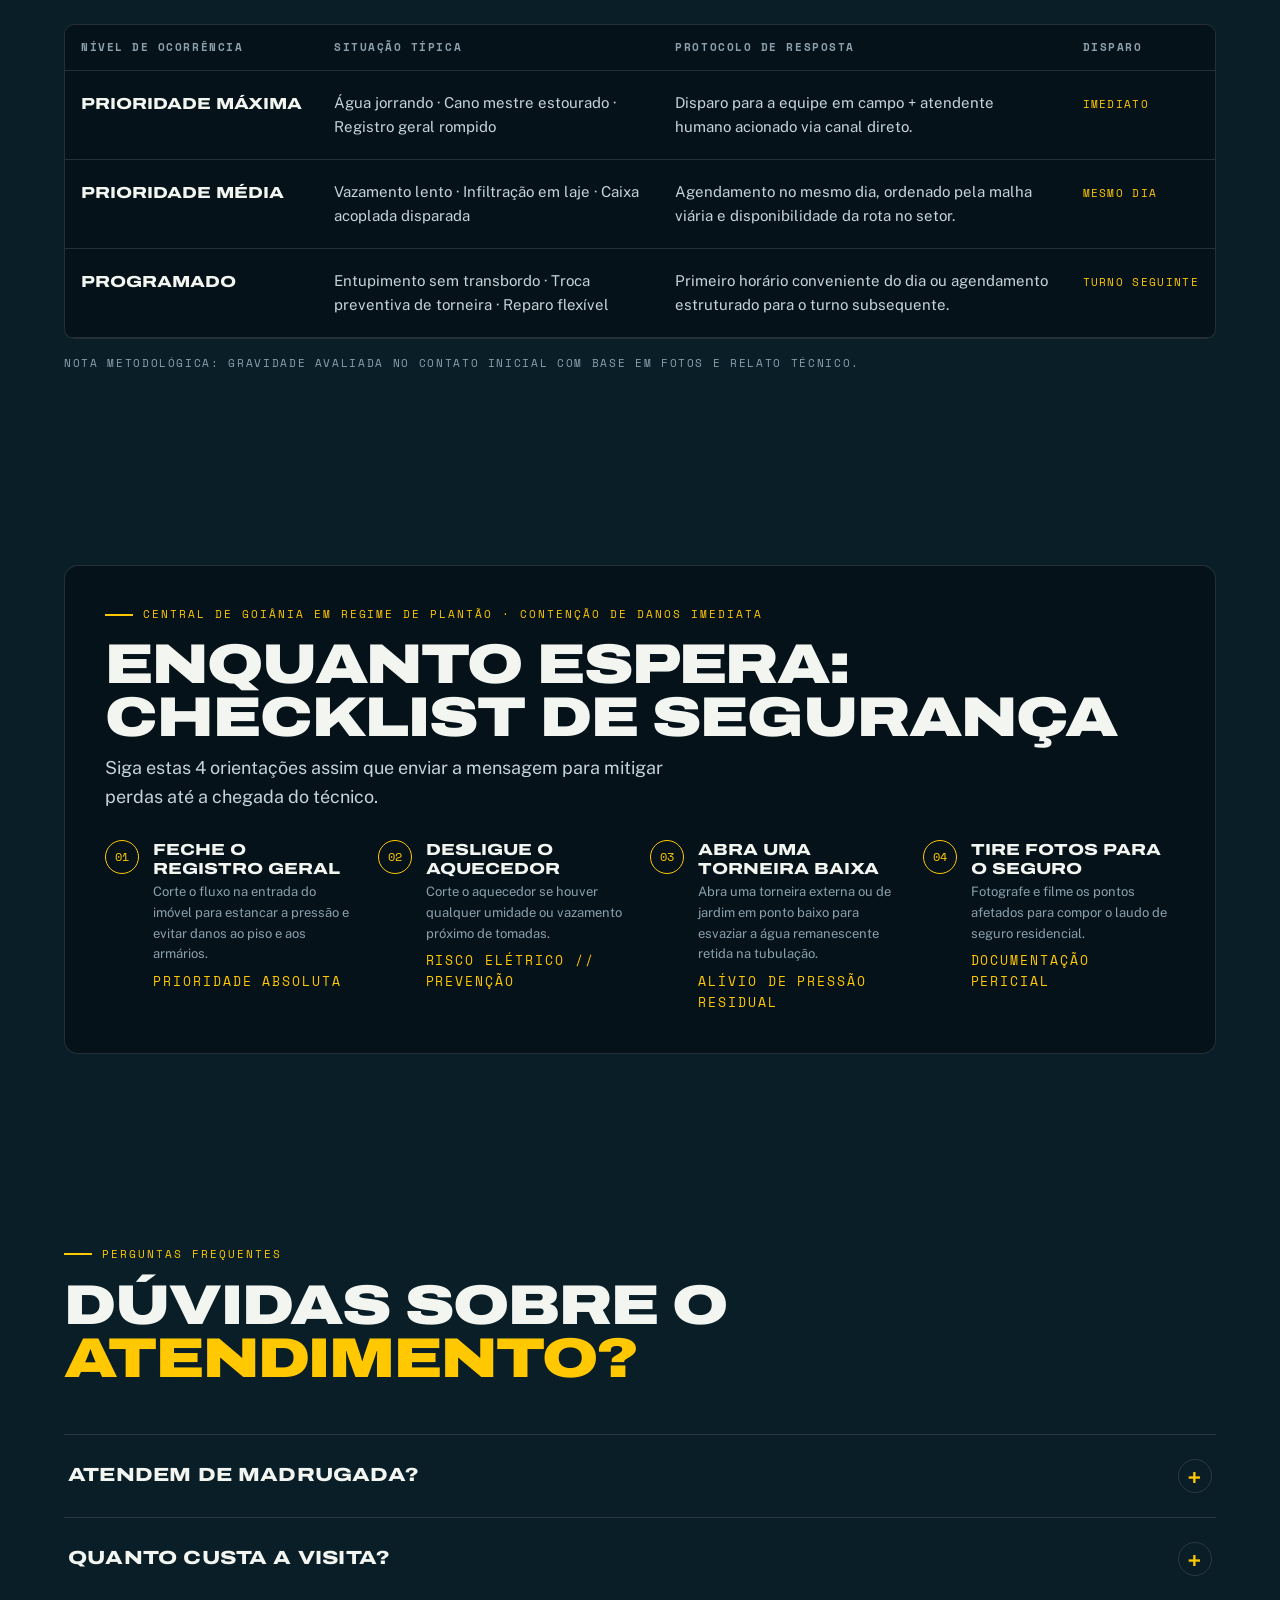
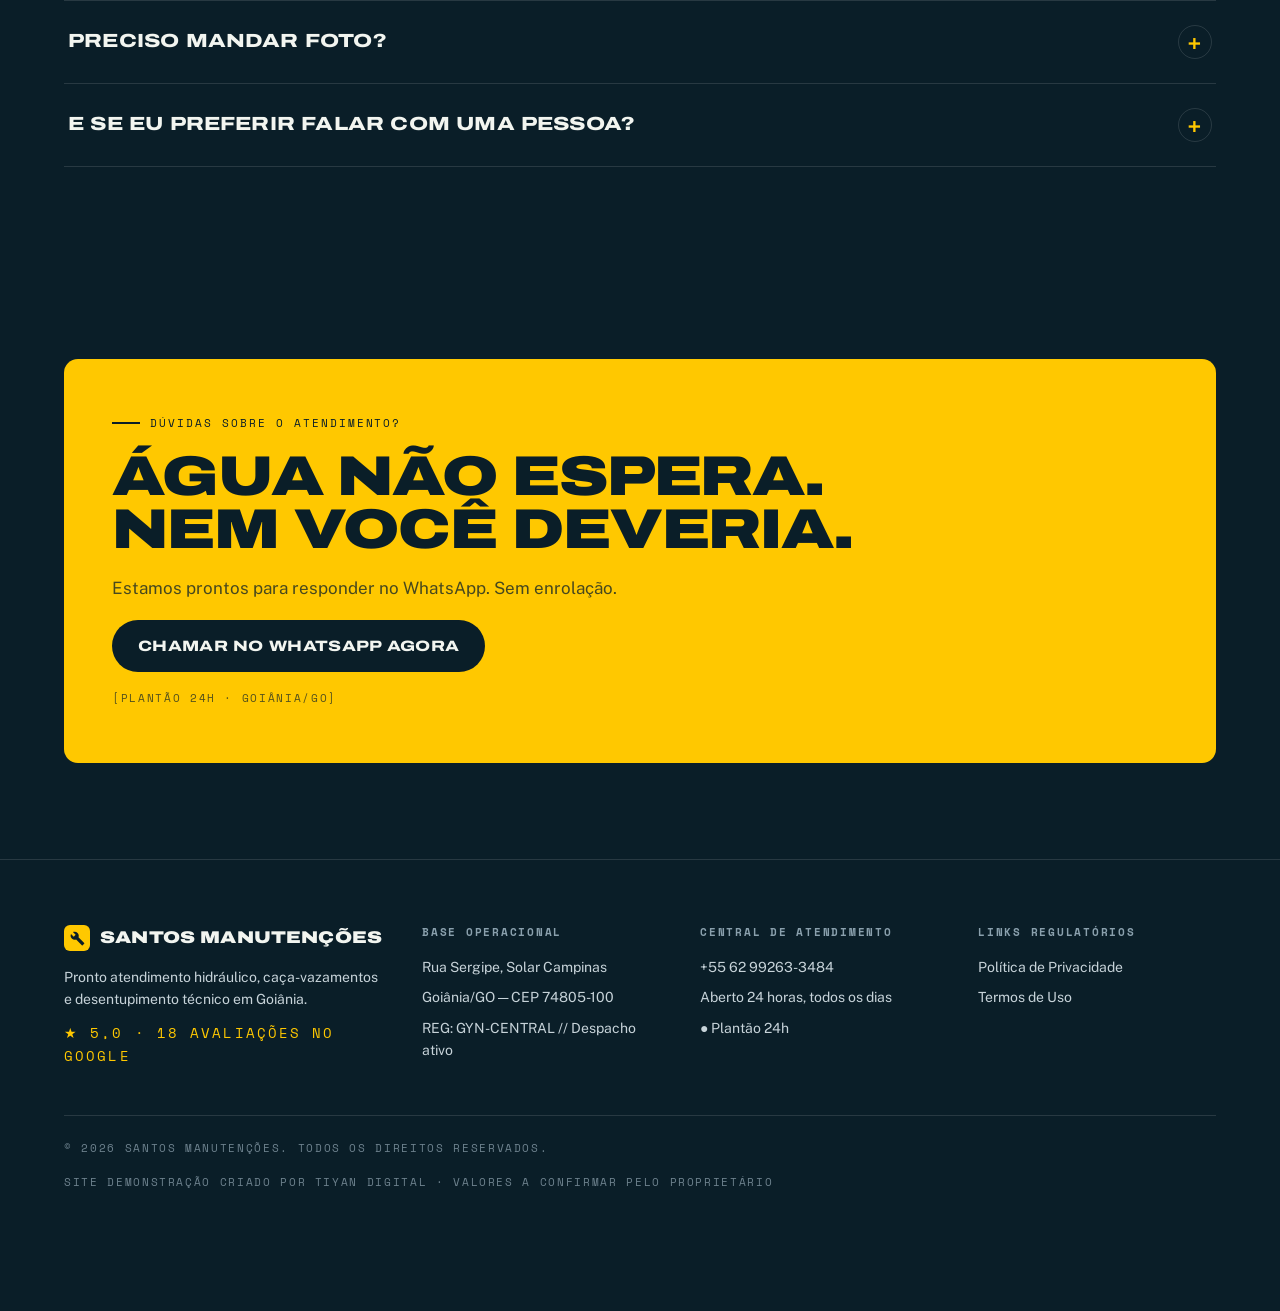
<file: como-funciona.html>
<!DOCTYPE html>
<html lang="pt-BR">
<head>
<meta charset="UTF-8">
<meta name="viewport" content="width=device-width, initial-scale=1">
<script>document.documentElement.className += " js";</script>
<title>Como funciona o atendimento 24h — Santos Manutenções | Encanador em Goiânia</title>
<meta name="description" content="Do primeiro “oi” até a torneira fechada: chame no WhatsApp, o bot entende a urgência, você vê a faixa da taxa e escolhe o horário. Valor fechado antes do reparo.">
<link rel="preconnect" href="https://fonts.googleapis.com">
<link rel="preconnect" href="https://fonts.gstatic.com" crossorigin>
<link href="https://fonts.googleapis.com/css2?family=Archivo:wdth,wght@125,800;125,900&family=Public+Sans:wght@400;600;700&family=Space+Mono:wght@400;700&display=swap" rel="stylesheet">
<link rel="stylesheet" href="assets/css/main.css">
</head>
<body>
<header class="topbar">
  <div class="wrap topbar-in">
    <a class="wordmark" href="index.html" aria-label="Santos Manutenções — Início"><span class="mark" aria-hidden="true"><svg width="15" height="15" viewBox="0 0 24 24" fill="currentColor"><path d="M22.7 19l-9.1-9.1c.9-2.3.4-5-1.5-6.9-2-2-5-2.4-7.4-1.3L9 6 6 9 1.6 4.7C.4 7.1.9 10.1 2.9 12.1c1.9 1.9 4.6 2.4 6.9 1.5l9.1 9.1c.4.4 1 .4 1.4 0l2.3-2.3c.5-.4.5-1.1.1-1.4z"/></svg></span>Santos Manutenções</a>
    <button class="nav-toggle" type="button" aria-expanded="false" aria-controls="mainnav" aria-label="Abrir menu"><svg width="20" height="20" viewBox="0 0 24 24" fill="none" stroke="currentColor" stroke-width="2"><path d="M3 6h18M3 12h18M3 18h18"/></svg></button>
    <nav class="mainnav" id="mainnav" aria-label="Navegação principal">
      <a href="index.html">Início</a>
      <a href="bot.html">Demonstração do bot</a>
      <a href="servicos.html">Serviços</a>
      <a href="como-funciona.html" aria-current="page">Como funciona</a>
      <a href="contato.html">Contato</a>
    </nav>
    <div class="topbar-right">
      <span class="plantao"><span class="dot" aria-hidden="true"></span>Plantão 24h</span>
      <a class="btn btn-wa btn-sm" href="https://wa.me/5562992633484?text=Ol%C3%A1%2C%20preciso%20de%20um%20encanador%20urgente." target="_blank" rel="noopener">Chamar no WhatsApp</a>
    </div>
  </div>
</header>

<main>
  <section>
    <div class="wrap">
      <div class="sec-head reveal">
        <p class="eyebrow">Status: operação ativa | GYN-Dispatch Protocol</p>
        <h1>Do primeiro “oi” até a <span class="yl">torneira fechada.</span></h1>
        <p class="lede">Passo a passo simples, claro e documentado: como a nossa triagem coloca um encanador na sua casa. Sem taxas ocultas. Protocolo gravado via WhatsApp.</p>
      </div>

      <div class="steps steps-4">
        <article class="step reveal">
          <span class="n">01</span>
          <h3>Você chama no WhatsApp</h3>
          <p>Sem formulário extenso, sem ligação perdida ou linha ocupada. É só mandar um “oi” direto para o número.</p>
          <p class="mono" style="margin-top:12px">Canal único: 62 99263-3484</p>
        </article>
        <article class="step reveal">
          <span class="n">02</span>
          <h3>O bot entende a urgência</h3>
          <p>Pergunta o tipo de problema, pede foto da avaria e confirma seu endereço.</p>
          <p class="mono" style="margin-top:12px">Tempo demonstrativo de triagem: menos de 1 minuto</p>
        </article>
        <article class="step reveal">
          <span class="n">03</span>
          <h3>Faixa da taxa &amp; horário</h3>
          <p>Sem valor escondido: você visualiza a faixa de valor da visita antes de confirmar seu chamado para o técnico.</p>
          <p class="mono" style="margin-top:12px;color:var(--yellow)">[Valor a confirmar pelo proprietário]</p>
        </article>
        <article class="step reveal">
          <span class="n">04</span>
          <h3>Encanador no local</h3>
          <p>O profissional chega, faz o diagnóstico presencial detalhado e fecha o valor exato antes de começar.</p>
          <p class="mono" style="margin-top:12px">Orçamento final presencial sem surpresa</p>
        </article>
      </div>

      <div class="log-cards">
        <article class="log-card reveal">
          <span class="mono">LOG-01 // Ferramental</span>
          <h3>Diagnóstico eletrônico</h3>
          <p>Equipamentos geofônicos que evitam quebrar pisos e paredes sem necessidade comprovada.</p>
        </article>
        <article class="log-card reveal">
          <span class="mono">LOG-02 // Peças de reposição</span>
          <h3>Kit de reparo imediato</h3>
          <p>Unidades móveis supridas com conexões Tigre e Amanco nos padrões residenciais mais comuns de GO.</p>
        </article>
        <article class="log-card reveal">
          <span class="mono">LOG-03 // Despacho dinâmico</span>
          <h3>Rota otimizada por setor</h3>
          <p>Atendimento centralizado no Solar Campinas com deslocamento para Sul, Oeste, Bueno e Marista.</p>
        </article>
      </div>
    </div>
  </section>

  <!-- URGENCY MATRIX -->
  <section>
    <div class="wrap">
      <div class="sec-head reveal">
        <p class="eyebrow">Matriz operacional de atendimento</p>
        <h2>O que acontece em <span class="yl">cada nível de urgência</span></h2>
        <p class="lede">Classificação objetiva de incidentes para mobilização proporcional da equipe e prioridade na escala.</p>
      </div>
      <div class="tbl-wrap reveal">
        <table class="tbl">
          <thead>
            <tr><th>Nível de ocorrência</th><th>Situação típica</th><th>Protocolo de resposta</th><th>Disparo</th></tr>
          </thead>
          <tbody>
            <tr>
              <td>Prioridade máxima</td>
              <td>Água jorrando · Cano mestre estourado · Registro geral rompido</td>
              <td>Disparo para a equipe em campo + atendente humano acionado via canal direto.</td>
              <td><span class="disp">Imediato</span></td>
            </tr>
            <tr>
              <td>Prioridade média</td>
              <td>Vazamento lento · Infiltração em laje · Caixa acoplada disparada</td>
              <td>Agendamento no mesmo dia, ordenado pela malha viária e disponibilidade da rota no setor.</td>
              <td><span class="disp">Mesmo dia</span></td>
            </tr>
            <tr>
              <td>Programado</td>
              <td>Entupimento sem transbordo · Troca preventiva de torneira · Reparo flexível</td>
              <td>Primeiro horário conveniente do dia ou agendamento estruturado para o turno subsequente.</td>
              <td><span class="disp">Turno seguinte</span></td>
            </tr>
          </tbody>
        </table>
      </div>
      <p class="mono reveal" style="margin-top:16px">Nota metodológica: gravidade avaliada no contato inicial com base em fotos e relato técnico.</p>
    </div>
  </section>

  <!-- SAFETY -->
  <section>
    <div class="wrap">
      <div class="safety reveal">
        <p class="eyebrow">Central de Goiânia em regime de plantão · Contenção de danos imediata</p>
        <h2 style="margin-top:14px">Enquanto espera: checklist de segurança</h2>
        <p class="lede" style="margin-top:10px">Siga estas 4 orientações assim que enviar a mensagem para mitigar perdas até a chegada do técnico.</p>
        <div class="safety-list">
          <div class="safety-item"><span class="step-no">01</span><div><b>Feche o registro geral</b><p>Corte o fluxo na entrada do imóvel para estancar a pressão e evitar danos ao piso e aos armários.</p><p class="mono" style="margin-top:6px;color:var(--yellow)">Prioridade absoluta</p></div></div>
          <div class="safety-item"><span class="step-no">02</span><div><b>Desligue o aquecedor</b><p>Corte o aquecedor se houver qualquer umidade ou vazamento próximo de tomadas.</p><p class="mono" style="margin-top:6px;color:var(--yellow)">Risco elétrico // Prevenção</p></div></div>
          <div class="safety-item"><span class="step-no">03</span><div><b>Abra uma torneira baixa</b><p>Abra uma torneira externa ou de jardim em ponto baixo para esvaziar a água remanescente retida na tubulação.</p><p class="mono" style="margin-top:6px;color:var(--yellow)">Alívio de pressão residual</p></div></div>
          <div class="safety-item"><span class="step-no">04</span><div><b>Tire fotos para o seguro</b><p>Fotografe e filme os pontos afetados para compor o laudo de seguro residencial.</p><p class="mono" style="margin-top:6px;color:var(--yellow)">Documentação pericial</p></div></div>
        </div>
      </div>
    </div>
  </section>

  <!-- FAQ (same 4 as Home, per prompt) -->
  <section>
    <div class="wrap">
      <div class="sec-head reveal">
        <p class="eyebrow">Perguntas frequentes</p>
        <h2>Dúvidas sobre o <span class="yl">atendimento?</span></h2>
      </div>
      <div class="faq reveal">
        <div class="faq-item">
          <button class="faq-q" type="button" aria-expanded="false">Atendem de madrugada?<span class="plus" aria-hidden="true">+</span></button>
          <div class="faq-a"><p>Sim, operamos 24 horas, todos os dias — incluindo madrugadas, domingos e feriados.</p></div>
        </div>
        <div class="faq-item">
          <button class="faq-q" type="button" aria-expanded="false">Quanto custa a visita?<span class="plus" aria-hidden="true">+</span></button>
          <div class="faq-a"><p>A faixa da taxa de visita técnica é informada diretamente pelo WhatsApp antes de qualquer deslocamento. O valor final do reparo é fechado após o diagnóstico no local. <strong>[VALOR A CONFIRMAR PELO PROPRIETÁRIO]</strong></p></div>
        </div>
        <div class="faq-item">
          <button class="faq-q" type="button" aria-expanded="false">Preciso mandar foto?<span class="plus" aria-hidden="true">+</span></button>
          <div class="faq-a"><p>Ajuda bastante para já colocarmos os adaptadores e bitolas corretas na van de suporte, mas não é obrigatório.</p></div>
        </div>
        <div class="faq-item">
          <button class="faq-q" type="button" aria-expanded="false">E se eu preferir falar com uma pessoa?<span class="plus" aria-hidden="true">+</span></button>
          <div class="faq-a"><p>Basta digitar qualquer mensagem ou pedir “atendente humano” na conversa: um encanador plantonista assume.</p></div>
        </div>
      </div>
    </div>
  </section>

  <!-- FINAL CTA -->
  <section>
    <div class="wrap">
      <div class="cta-band reveal">
        <p class="eyebrow">Dúvidas sobre o atendimento?</p>
        <h2>Água não espera.<br>Nem você deveria.</h2>
        <p>Estamos prontos para responder no WhatsApp. Sem enrolação.</p>
        <a class="btn btn-dark" href="https://wa.me/5562992633484?text=Ol%C3%A1%2C%20preciso%20de%20um%20encanador%20urgente." target="_blank" rel="noopener">Chamar no WhatsApp agora</a>
        <p class="mono" style="color:rgba(10,30,40,.7)">[Plantão 24h · Goiânia/GO]</p>
      </div>
    </div>
  </section>
</main>

<footer>
  <div class="wrap">
    <div class="foot-grid">
      <div>
        <a class="wordmark" href="index.html"><span class="mark" aria-hidden="true"><svg width="15" height="15" viewBox="0 0 24 24" fill="currentColor"><path d="M22.7 19l-9.1-9.1c.9-2.3.4-5-1.5-6.9-2-2-5-2.4-7.4-1.3L9 6 6 9 1.6 4.7C.4 7.1.9 10.1 2.9 12.1c1.9 1.9 4.6 2.4 6.9 1.5l9.1 9.1c.4.4 1 .4 1.4 0l2.3-2.3c.5-.4.5-1.1.1-1.4z"/></svg></span>Santos Manutenções</a>
        <p style="margin-top:14px">Pronto atendimento hidráulico, caça-vazamentos e desentupimento técnico em Goiânia.</p>
        <p class="mono" style="margin-top:12px;color:var(--yellow)">★ 5,0 · 18 avaliações no Google</p>
      </div>
      <div>
        <h4>Base operacional</h4>
        <ul>
          <li>Rua Sergipe, Solar Campinas</li>
          <li>Goiânia/GO — CEP 74805-100</li>
          <li>REG: GYN-CENTRAL // Despacho ativo</li>
        </ul>
      </div>
      <div>
        <h4>Central de atendimento</h4>
        <ul>
          <li><a href="tel:+5562992633484">+55 62 99263-3484</a></li>
          <li>Aberto 24 horas, todos os dias</li>
          <li>● Plantão 24h</li>
        </ul>
      </div>
      <div>
        <h4>Links regulatórios</h4>
        <ul>
          <li><a href="privacidade.html">Política de Privacidade</a></li>
          <li><a href="termos.html">Termos de Uso</a></li>
        </ul>
      </div>
    </div>
    <div class="foot-bottom">
      <span class="mono">© <span data-year>2026</span> Santos Manutenções. Todos os direitos reservados.</span>
      <span class="mono">Site demonstração criado por Tiyan Digital · Valores a confirmar pelo proprietário</span>
    </div>
  </div>
</footer>

<div class="thumbbar" role="navigation" aria-label="Ação rápida">
  <a class="btn btn-wa" href="https://wa.me/5562992633484?text=Ol%C3%A1%2C%20preciso%20de%20um%20encanador%20urgente." target="_blank" rel="noopener">Chamar no WhatsApp</a>
  <a class="btn btn-ghost" href="bot.html">Ver o bot</a>
</div>

<script src="assets/js/main.js"></script>
</body>
</html>
</file>
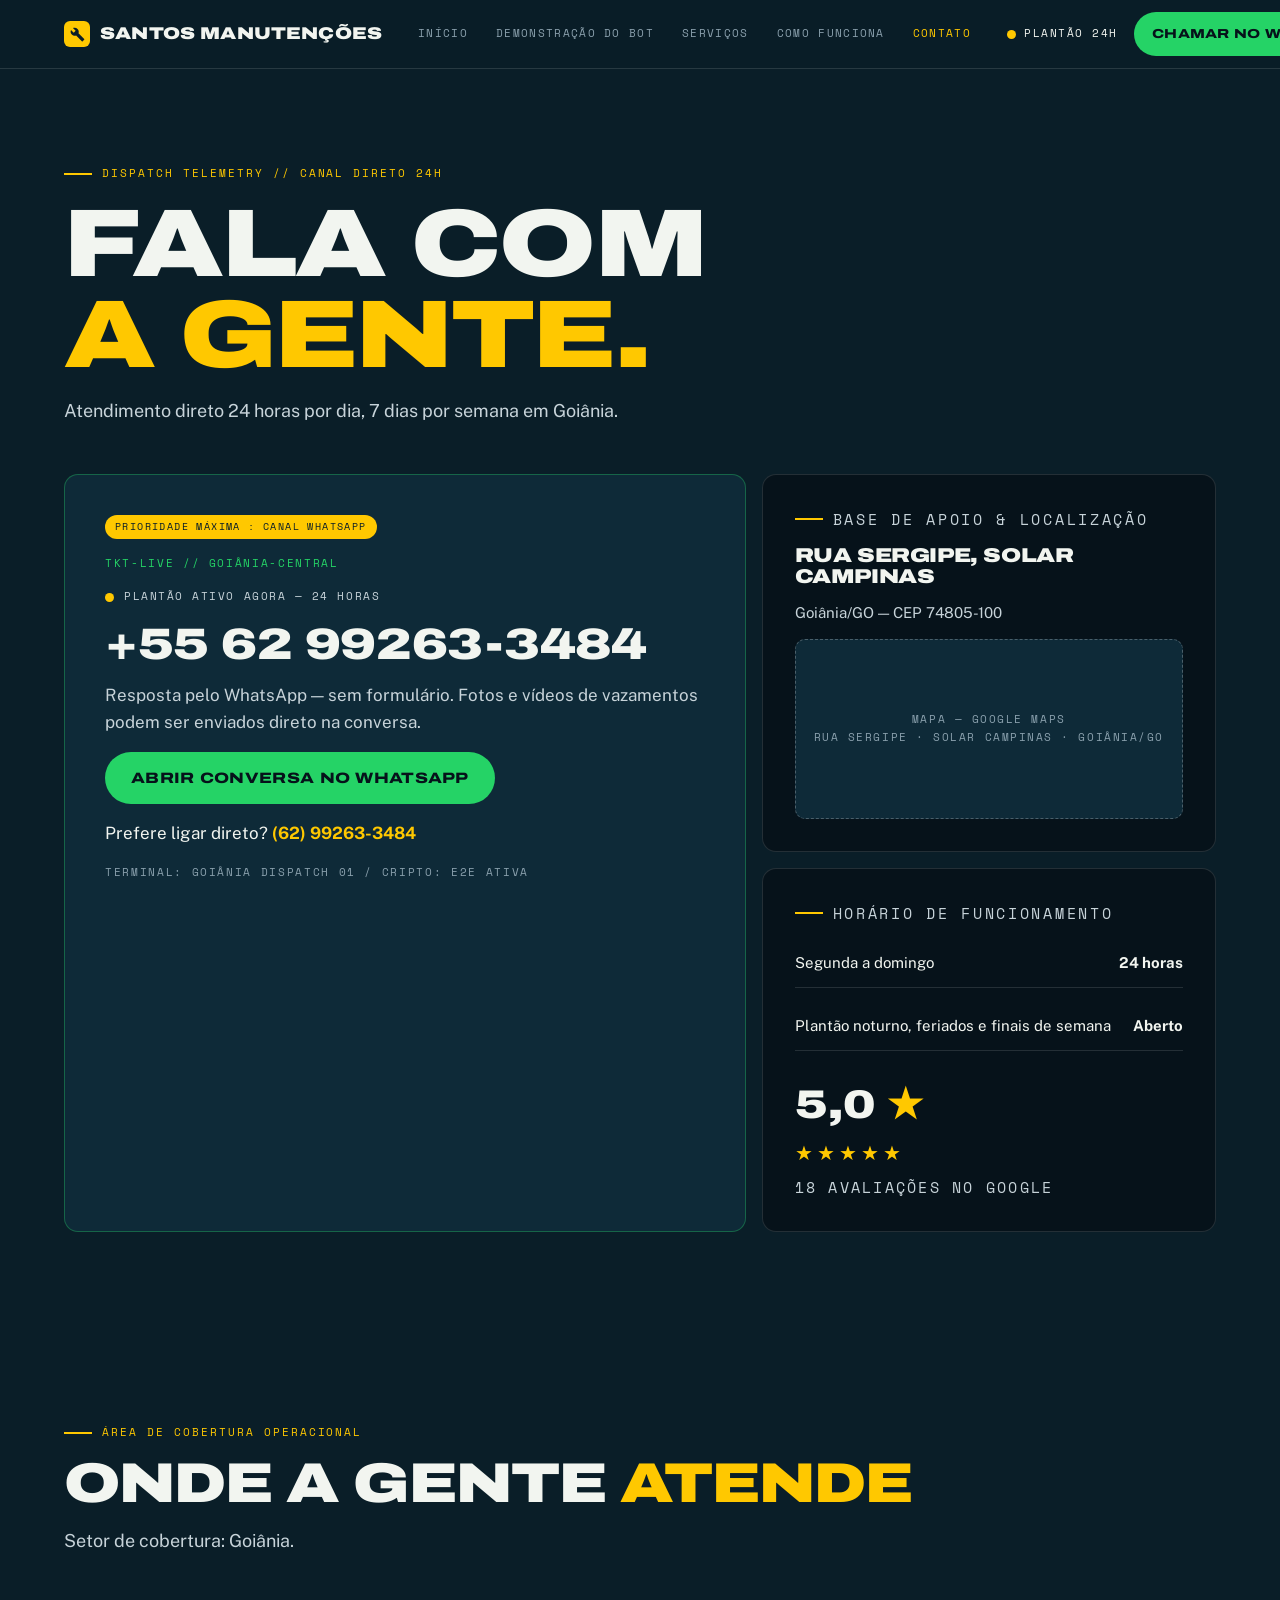
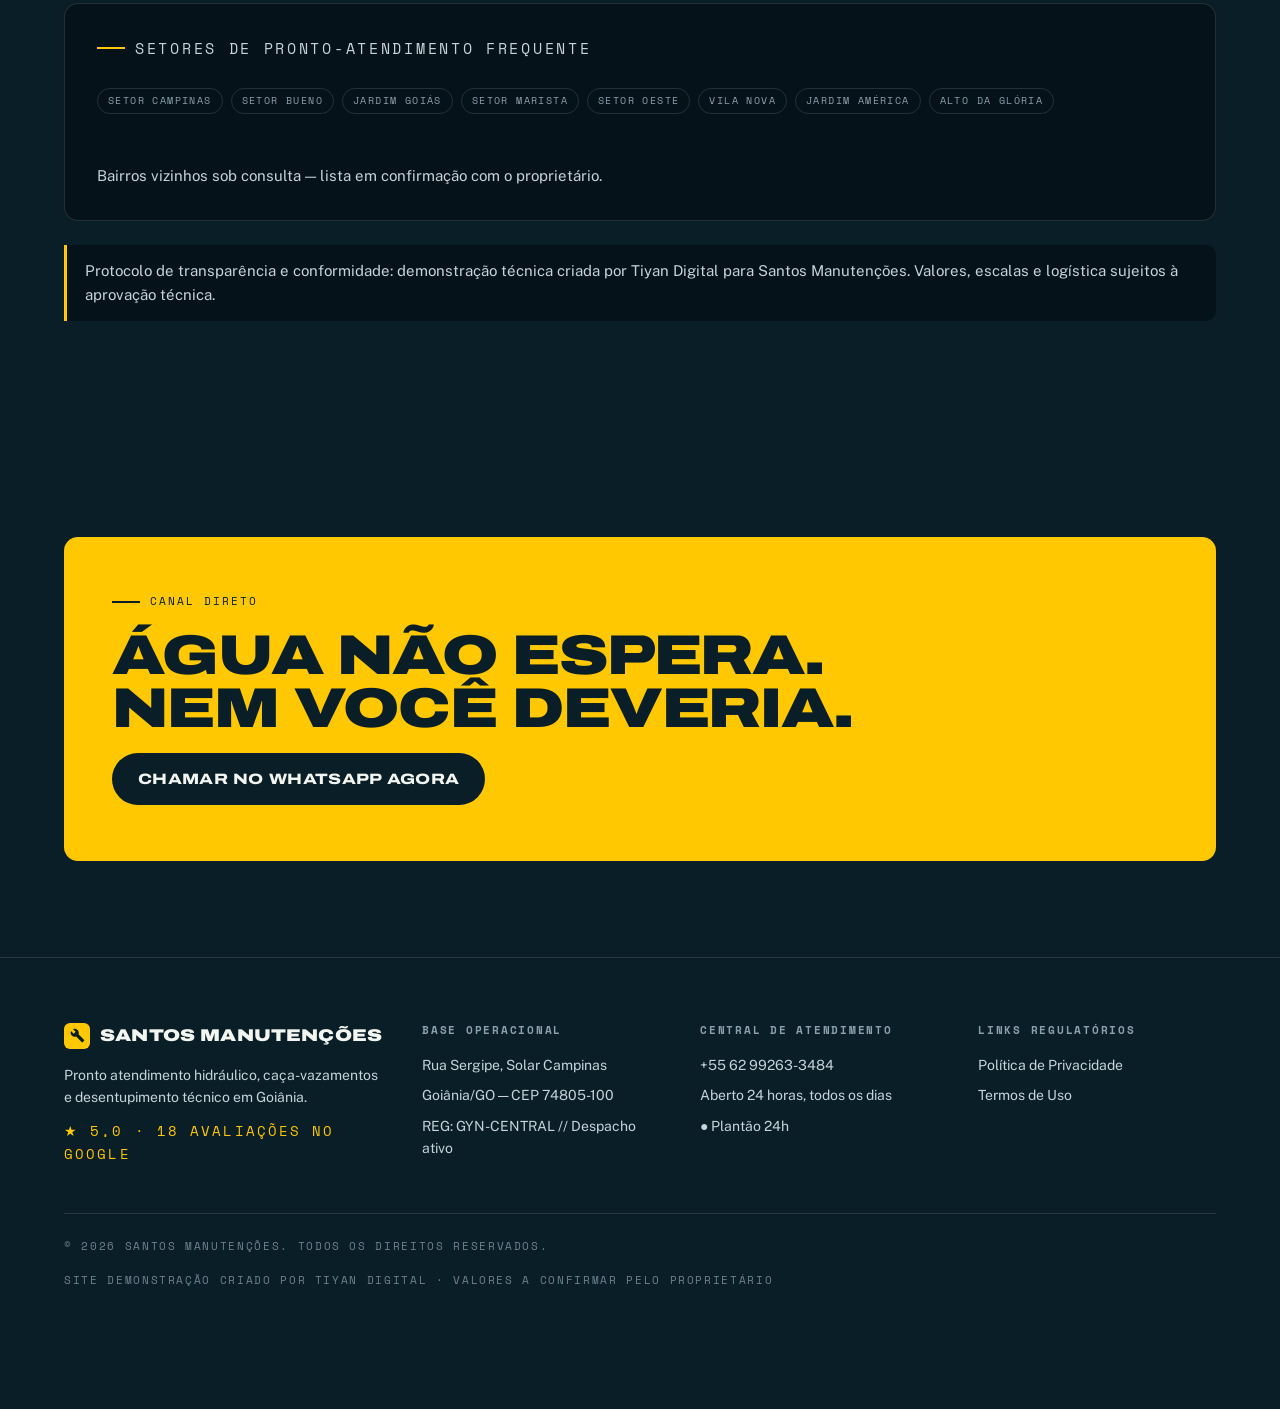
<file: contato.html>
<!DOCTYPE html>
<html lang="pt-BR">
<head>
<meta charset="UTF-8">
<meta name="viewport" content="width=device-width, initial-scale=1">
<script>document.documentElement.className += " js";</script>
<title>Contato — Santos Manutenções | Encanador 24h em Goiânia · WhatsApp 62 99263-3484</title>
<meta name="description" content="Fale com a Santos Manutenções no WhatsApp: +55 62 99263-3484. Aberto 24 horas, todos os dias, em Goiânia. Sem formulário — a conversa é o atendimento.">
<link rel="preconnect" href="https://fonts.googleapis.com">
<link rel="preconnect" href="https://fonts.gstatic.com" crossorigin>
<link href="https://fonts.googleapis.com/css2?family=Archivo:wdth,wght@125,800;125,900&family=Public+Sans:wght@400;600;700&family=Space+Mono:wght@400;700&display=swap" rel="stylesheet">
<link rel="stylesheet" href="assets/css/main.css">
</head>
<body>
<header class="topbar">
  <div class="wrap topbar-in">
    <a class="wordmark" href="index.html" aria-label="Santos Manutenções — Início"><span class="mark" aria-hidden="true"><svg width="15" height="15" viewBox="0 0 24 24" fill="currentColor"><path d="M22.7 19l-9.1-9.1c.9-2.3.4-5-1.5-6.9-2-2-5-2.4-7.4-1.3L9 6 6 9 1.6 4.7C.4 7.1.9 10.1 2.9 12.1c1.9 1.9 4.6 2.4 6.9 1.5l9.1 9.1c.4.4 1 .4 1.4 0l2.3-2.3c.5-.4.5-1.1.1-1.4z"/></svg></span>Santos Manutenções</a>
    <button class="nav-toggle" type="button" aria-expanded="false" aria-controls="mainnav" aria-label="Abrir menu"><svg width="20" height="20" viewBox="0 0 24 24" fill="none" stroke="currentColor" stroke-width="2"><path d="M3 6h18M3 12h18M3 18h18"/></svg></button>
    <nav class="mainnav" id="mainnav" aria-label="Navegação principal">
      <a href="index.html">Início</a>
      <a href="bot.html">Demonstração do bot</a>
      <a href="servicos.html">Serviços</a>
      <a href="como-funciona.html">Como funciona</a>
      <a href="contato.html" aria-current="page">Contato</a>
    </nav>
    <div class="topbar-right">
      <span class="plantao"><span class="dot" aria-hidden="true"></span>Plantão 24h</span>
      <a class="btn btn-wa btn-sm" href="https://wa.me/5562992633484?text=Ol%C3%A1%2C%20preciso%20de%20um%20encanador%20urgente." target="_blank" rel="noopener">Chamar no WhatsApp</a>
    </div>
  </div>
</header>

<main>
  <section>
    <div class="wrap">
      <div class="sec-head reveal">
        <p class="eyebrow">Dispatch telemetry // Canal direto 24h</p>
        <h1>Fala com<br><span class="yl">a gente.</span></h1>
        <p class="lede">Atendimento direto 24 horas por dia, 7 dias por semana em Goiânia.</p>
      </div>

      <div class="contact-grid">
        <!-- GIANT WHATSAPP CARD -->
        <div class="wa-card reveal">
          <span class="tag">Prioridade máxima : Canal WhatsApp</span>
          <p class="mono" style="color:var(--green)">TKT-LIVE // Goiânia-Central</p>
          <p class="status-line"><span class="dot" aria-hidden="true"></span>Plantão ativo agora — 24 horas</p>
          <p class="big-num">+55 62 99263-3484</p>
          <p style="color:#C7D3D9">Resposta pelo WhatsApp — sem formulário. Fotos e vídeos de vazamentos podem ser enviados direto na conversa.</p>
          <a class="btn btn-wa" href="https://wa.me/5562992633484?text=Ol%C3%A1%2C%20preciso%20de%20um%20encanador%20urgente." target="_blank" rel="noopener">Abrir conversa no WhatsApp</a>
          <p>Prefere ligar direto? <a href="tel:+5562992633484" style="color:var(--yellow);font-weight:700">(62) 99263-3484</a></p>
          <p class="mono">Terminal: Goiânia Dispatch 01 / Cripto: E2E ativa</p>
        </div>

        <div style="display:flex;flex-direction:column;gap:16px">
          <!-- ADDRESS -->
          <div class="info-card reveal">
            <p class="eyebrow">Base de apoio &amp; localização</p>
            <h3>Rua Sergipe, Solar Campinas</h3>
            <p>Goiânia/GO — CEP 74805-100</p>
            <div class="map-ph" role="img" aria-label="Mapa — Google Maps: Rua Sergipe, Solar Campinas, Goiânia/GO">Mapa — Google Maps<br>Rua Sergipe · Solar Campinas · Goiânia/GO</div>
          </div>
          <!-- HOURS + RATING -->
          <div class="info-card reveal">
            <p class="eyebrow">Horário de funcionamento</p>
            <div class="hours-line"><span>Segunda a domingo</span><strong>24 horas</strong></div>
            <div class="hours-line"><span>Plantão noturno, feriados e finais de semana</span><strong>Aberto</strong></div>
            <div style="margin-top:8px">
              <span class="rating-big">5,0 <span>★</span></span>
              <div class="stars" aria-label="5 de 5 estrelas">★★★★★</div>
              <p class="mono" style="margin-top:6px">18 avaliações no Google</p>
            </div>
          </div>
        </div>
      </div>
    </div>
  </section>

  <!-- COVERAGE -->
  <section>
    <div class="wrap">
      <div class="sec-head reveal">
        <p class="eyebrow">Área de cobertura operacional</p>
        <h2>Onde a gente <span class="yl">atende</span></h2>
        <p class="lede">Setor de cobertura: Goiânia.</p>
      </div>
      <div class="info-card reveal">
        <p class="eyebrow">Setores de pronto-atendimento frequente</p>
        <div class="chips-row" style="margin-top:14px">
          <span class="tag ghost">Setor Campinas</span>
          <span class="tag ghost">Setor Bueno</span>
          <span class="tag ghost">Jardim Goiás</span>
          <span class="tag ghost">Setor Marista</span>
          <span class="tag ghost">Setor Oeste</span>
          <span class="tag ghost">Vila Nova</span>
          <span class="tag ghost">Jardim América</span>
          <span class="tag ghost">Alto da Glória</span>
        </div>
        <p style="margin-top:16px;color:#C7D3D9">Bairros vizinhos sob consulta — lista em confirmação com o proprietário.</p>
      </div>
      <div class="note reveal">Protocolo de transparência e conformidade: demonstração técnica criada por Tiyan Digital para Santos Manutenções. Valores, escalas e logística sujeitos à aprovação técnica.</div>
    </div>
  </section>

  <!-- CTA -->
  <section>
    <div class="wrap">
      <div class="cta-band reveal">
        <p class="eyebrow">Canal direto</p>
        <h2>Água não espera.<br>Nem você deveria.</h2>
        <a class="btn btn-dark" href="https://wa.me/5562992633484?text=Ol%C3%A1%2C%20preciso%20de%20um%20encanador%20urgente." target="_blank" rel="noopener">Chamar no WhatsApp agora</a>
      </div>
    </div>
  </section>
</main>

<footer>
  <div class="wrap">
    <div class="foot-grid">
      <div>
        <a class="wordmark" href="index.html"><span class="mark" aria-hidden="true"><svg width="15" height="15" viewBox="0 0 24 24" fill="currentColor"><path d="M22.7 19l-9.1-9.1c.9-2.3.4-5-1.5-6.9-2-2-5-2.4-7.4-1.3L9 6 6 9 1.6 4.7C.4 7.1.9 10.1 2.9 12.1c1.9 1.9 4.6 2.4 6.9 1.5l9.1 9.1c.4.4 1 .4 1.4 0l2.3-2.3c.5-.4.5-1.1.1-1.4z"/></svg></span>Santos Manutenções</a>
        <p style="margin-top:14px">Pronto atendimento hidráulico, caça-vazamentos e desentupimento técnico em Goiânia.</p>
        <p class="mono" style="margin-top:12px;color:var(--yellow)">★ 5,0 · 18 avaliações no Google</p>
      </div>
      <div>
        <h4>Base operacional</h4>
        <ul>
          <li>Rua Sergipe, Solar Campinas</li>
          <li>Goiânia/GO — CEP 74805-100</li>
          <li>REG: GYN-CENTRAL // Despacho ativo</li>
        </ul>
      </div>
      <div>
        <h4>Central de atendimento</h4>
        <ul>
          <li><a href="tel:+5562992633484">+55 62 99263-3484</a></li>
          <li>Aberto 24 horas, todos os dias</li>
          <li>● Plantão 24h</li>
        </ul>
      </div>
      <div>
        <h4>Links regulatórios</h4>
        <ul>
          <li><a href="privacidade.html">Política de Privacidade</a></li>
          <li><a href="termos.html">Termos de Uso</a></li>
        </ul>
      </div>
    </div>
    <div class="foot-bottom">
      <span class="mono">© <span data-year>2026</span> Santos Manutenções. Todos os direitos reservados.</span>
      <span class="mono">Site demonstração criado por Tiyan Digital · Valores a confirmar pelo proprietário</span>
    </div>
  </div>
</footer>

<div class="thumbbar" role="navigation" aria-label="Ação rápida">
  <a class="btn btn-wa" href="https://wa.me/5562992633484?text=Ol%C3%A1%2C%20preciso%20de%20um%20encanador%20urgente." target="_blank" rel="noopener">Chamar no WhatsApp</a>
  <a class="btn btn-ghost" href="bot.html">Ver o bot</a>
</div>

<script src="assets/js/main.js"></script>
</body>
</html>
</file>
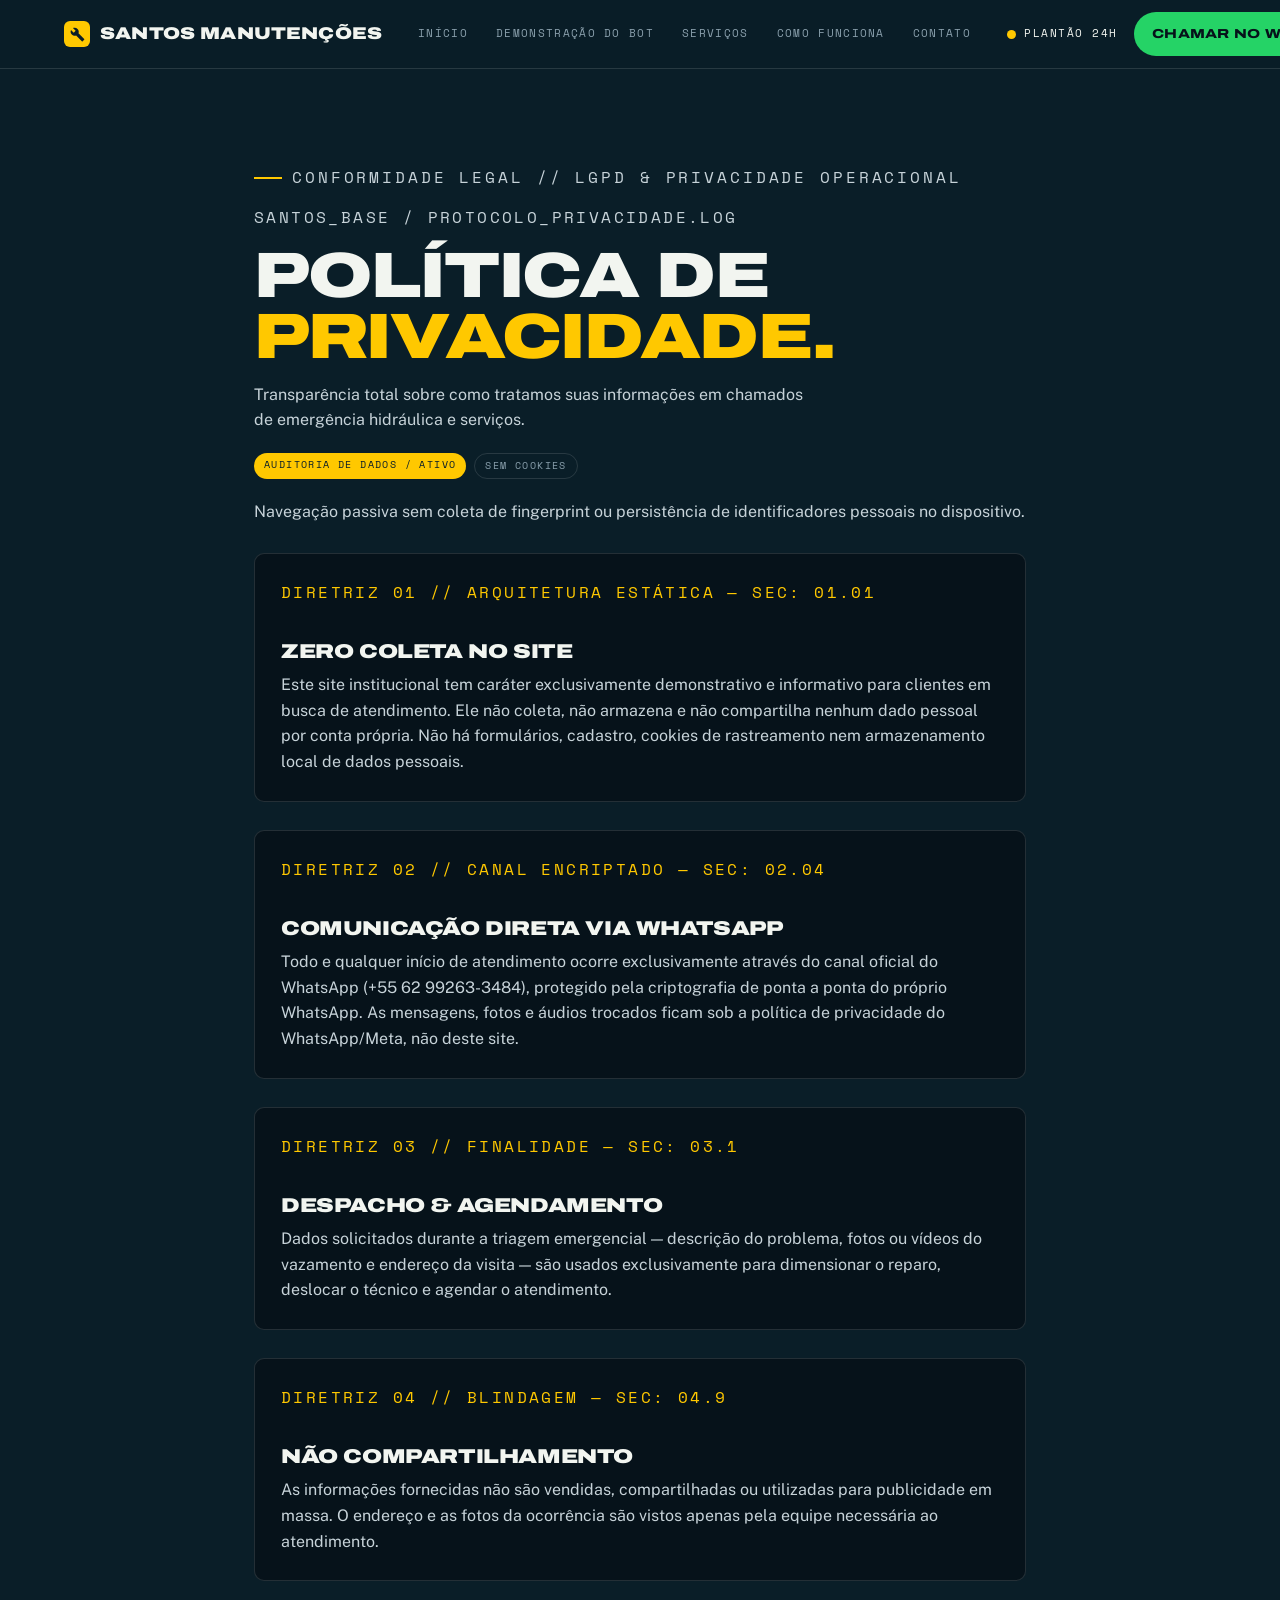
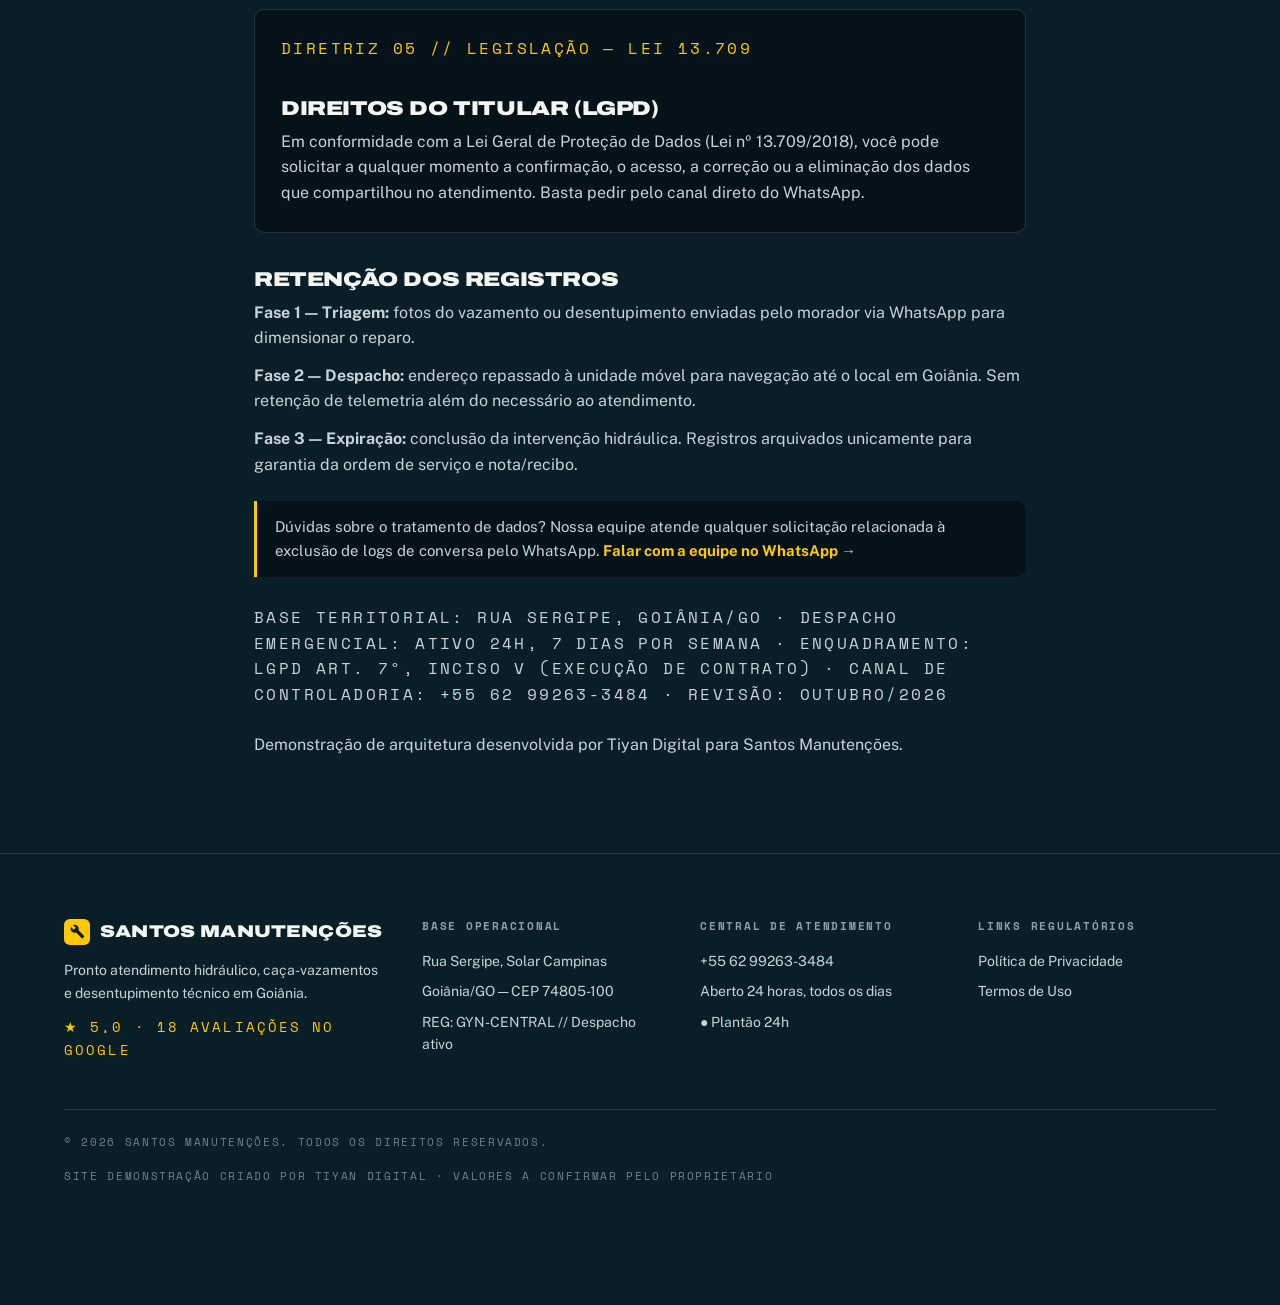
<file: privacidade.html>
<!DOCTYPE html>
<html lang="pt-BR">
<head>
<meta charset="UTF-8">
<meta name="viewport" content="width=device-width, initial-scale=1">
<script>document.documentElement.className += " js";</script>
<title>Política de Privacidade — Santos Manutenções | Encanador 24h Goiânia</title>
<meta name="description" content="Política de Privacidade da Santos Manutenções: o site não coleta dados por conta própria — o atendimento acontece no WhatsApp. Seus direitos sob a LGPD (Lei nº 13.709/2018).">
<link rel="preconnect" href="https://fonts.googleapis.com">
<link rel="preconnect" href="https://fonts.gstatic.com" crossorigin>
<link href="https://fonts.googleapis.com/css2?family=Archivo:wdth,wght@125,800;125,900&family=Public+Sans:wght@400;600;700&family=Space+Mono:wght@400;700&display=swap" rel="stylesheet">
<link rel="stylesheet" href="assets/css/main.css">
</head>
<body>
<header class="topbar">
  <div class="wrap topbar-in">
    <a class="wordmark" href="index.html" aria-label="Santos Manutenções — Início"><span class="mark" aria-hidden="true"><svg width="15" height="15" viewBox="0 0 24 24" fill="currentColor"><path d="M22.7 19l-9.1-9.1c.9-2.3.4-5-1.5-6.9-2-2-5-2.4-7.4-1.3L9 6 6 9 1.6 4.7C.4 7.1.9 10.1 2.9 12.1c1.9 1.9 4.6 2.4 6.9 1.5l9.1 9.1c.4.4 1 .4 1.4 0l2.3-2.3c.5-.4.5-1.1.1-1.4z"/></svg></span>Santos Manutenções</a>
    <button class="nav-toggle" type="button" aria-expanded="false" aria-controls="mainnav" aria-label="Abrir menu"><svg width="20" height="20" viewBox="0 0 24 24" fill="none" stroke="currentColor" stroke-width="2"><path d="M3 6h18M3 12h18M3 18h18"/></svg></button>
    <nav class="mainnav" id="mainnav" aria-label="Navegação principal">
      <a href="index.html">Início</a>
      <a href="bot.html">Demonstração do bot</a>
      <a href="servicos.html">Serviços</a>
      <a href="como-funciona.html">Como funciona</a>
      <a href="contato.html">Contato</a>
    </nav>
    <div class="topbar-right">
      <span class="plantao"><span class="dot" aria-hidden="true"></span>Plantão 24h</span>
      <a class="btn btn-wa btn-sm" href="https://wa.me/5562992633484?text=Ol%C3%A1%2C%20preciso%20de%20um%20encanador%20urgente." target="_blank" rel="noopener">Chamar no WhatsApp</a>
    </div>
  </div>
</header>

<main>
  <section>
    <div class="wrap legal">
      <p class="eyebrow">Conformidade legal // LGPD &amp; privacidade operacional</p>
      <p class="mono" style="margin-top:14px">Santos_Base / Protocolo_Privacidade.log</p>
      <h1 style="font-size:clamp(36px,6vw,64px);margin-top:16px">Política de <span class="yl">privacidade.</span></h1>
      <p class="lede" style="margin-top:14px">Transparência total sobre como tratamos suas informações em chamados de emergência hidráulica e serviços.</p>
      <div class="chips-row">
        <span class="tag">Auditoria de dados / Ativo</span>
        <span class="tag ghost">Sem cookies</span>
      </div>
      <p style="margin-top:8px">Navegação passiva sem coleta de fingerprint ou persistência de identificadores pessoais no dispositivo.</p>

      <div class="dir">
        <p class="mono">Diretriz 01 // Arquitetura estática — Sec: 01.01</p>
        <h3>Zero coleta no site</h3>
        <p>Este site institucional tem caráter exclusivamente demonstrativo e informativo para clientes em busca de atendimento. Ele não coleta, não armazena e não compartilha nenhum dado pessoal por conta própria. Não há formulários, cadastro, cookies de rastreamento nem armazenamento local de dados pessoais.</p>
      </div>

      <div class="dir">
        <p class="mono">Diretriz 02 // Canal encriptado — Sec: 02.04</p>
        <h3>Comunicação direta via WhatsApp</h3>
        <p>Todo e qualquer início de atendimento ocorre exclusivamente através do canal oficial do WhatsApp (+55 62 99263-3484), protegido pela criptografia de ponta a ponta do próprio WhatsApp. As mensagens, fotos e áudios trocados ficam sob a política de privacidade do WhatsApp/Meta, não deste site.</p>
      </div>

      <div class="dir">
        <p class="mono">Diretriz 03 // Finalidade — Sec: 03.1</p>
        <h3>Despacho &amp; agendamento</h3>
        <p>Dados solicitados durante a triagem emergencial — descrição do problema, fotos ou vídeos do vazamento e endereço da visita — são usados exclusivamente para dimensionar o reparo, deslocar o técnico e agendar o atendimento.</p>
      </div>

      <div class="dir">
        <p class="mono">Diretriz 04 // Blindagem — Sec: 04.9</p>
        <h3>Não compartilhamento</h3>
        <p>As informações fornecidas não são vendidas, compartilhadas ou utilizadas para publicidade em massa. O endereço e as fotos da ocorrência são vistos apenas pela equipe necessária ao atendimento.</p>
      </div>

      <div class="dir">
        <p class="mono">Diretriz 05 // Legislação — Lei 13.709</p>
        <h3>Direitos do titular (LGPD)</h3>
        <p>Em conformidade com a Lei Geral de Proteção de Dados (Lei nº 13.709/2018), você pode solicitar a qualquer momento a confirmação, o acesso, a correção ou a eliminação dos dados que compartilhou no atendimento. Basta pedir pelo canal direto do WhatsApp.</p>
      </div>

      <h3>Retenção dos registros</h3>
      <p><strong>Fase 1 — Triagem:</strong> fotos do vazamento ou desentupimento enviadas pelo morador via WhatsApp para dimensionar o reparo.</p>
      <p><strong>Fase 2 — Despacho:</strong> endereço repassado à unidade móvel para navegação até o local em Goiânia. Sem retenção de telemetria além do necessário ao atendimento.</p>
      <p><strong>Fase 3 — Expiração:</strong> conclusão da intervenção hidráulica. Registros arquivados unicamente para garantia da ordem de serviço e nota/recibo.</p>

      <div class="note">Dúvidas sobre o tratamento de dados? Nossa equipe atende qualquer solicitação relacionada à exclusão de logs de conversa pelo WhatsApp. <a href="https://wa.me/5562992633484?text=Ol%C3%A1%2C%20preciso%20de%20um%20encanador%20urgente." target="_blank" rel="noopener" style="color:var(--yellow);font-weight:700">Falar com a equipe no WhatsApp →</a></div>

      <p class="mono" style="margin-top:28px">Base territorial: Rua Sergipe, Goiânia/GO · Despacho emergencial: ativo 24h, 7 dias por semana · Enquadramento: LGPD Art. 7º, Inciso V (execução de contrato) · Canal de controladoria: +55 62 99263-3484 · Revisão: outubro/2026</p>
      <p style="margin-top:24px">Demonstração de arquitetura desenvolvida por Tiyan Digital para Santos Manutenções.</p>
    </div>
  </section>
</main>

<footer>
  <div class="wrap">
    <div class="foot-grid">
      <div>
        <a class="wordmark" href="index.html"><span class="mark" aria-hidden="true"><svg width="15" height="15" viewBox="0 0 24 24" fill="currentColor"><path d="M22.7 19l-9.1-9.1c.9-2.3.4-5-1.5-6.9-2-2-5-2.4-7.4-1.3L9 6 6 9 1.6 4.7C.4 7.1.9 10.1 2.9 12.1c1.9 1.9 4.6 2.4 6.9 1.5l9.1 9.1c.4.4 1 .4 1.4 0l2.3-2.3c.5-.4.5-1.1.1-1.4z"/></svg></span>Santos Manutenções</a>
        <p style="margin-top:14px">Pronto atendimento hidráulico, caça-vazamentos e desentupimento técnico em Goiânia.</p>
        <p class="mono" style="margin-top:12px;color:var(--yellow)">★ 5,0 · 18 avaliações no Google</p>
      </div>
      <div>
        <h4>Base operacional</h4>
        <ul>
          <li>Rua Sergipe, Solar Campinas</li>
          <li>Goiânia/GO — CEP 74805-100</li>
          <li>REG: GYN-CENTRAL // Despacho ativo</li>
        </ul>
      </div>
      <div>
        <h4>Central de atendimento</h4>
        <ul>
          <li><a href="tel:+5562992633484">+55 62 99263-3484</a></li>
          <li>Aberto 24 horas, todos os dias</li>
          <li>● Plantão 24h</li>
        </ul>
      </div>
      <div>
        <h4>Links regulatórios</h4>
        <ul>
          <li><a href="privacidade.html">Política de Privacidade</a></li>
          <li><a href="termos.html">Termos de Uso</a></li>
        </ul>
      </div>
    </div>
    <div class="foot-bottom">
      <span class="mono">© <span data-year>2026</span> Santos Manutenções. Todos os direitos reservados.</span>
      <span class="mono">Site demonstração criado por Tiyan Digital · Valores a confirmar pelo proprietário</span>
    </div>
  </div>
</footer>

<div class="thumbbar" role="navigation" aria-label="Ação rápida">
  <a class="btn btn-wa" href="https://wa.me/5562992633484?text=Ol%C3%A1%2C%20preciso%20de%20um%20encanador%20urgente." target="_blank" rel="noopener">Chamar no WhatsApp</a>
  <a class="btn btn-ghost" href="bot.html">Ver o bot</a>
</div>

<script src="assets/js/main.js"></script>
</body>
</html>
</file>
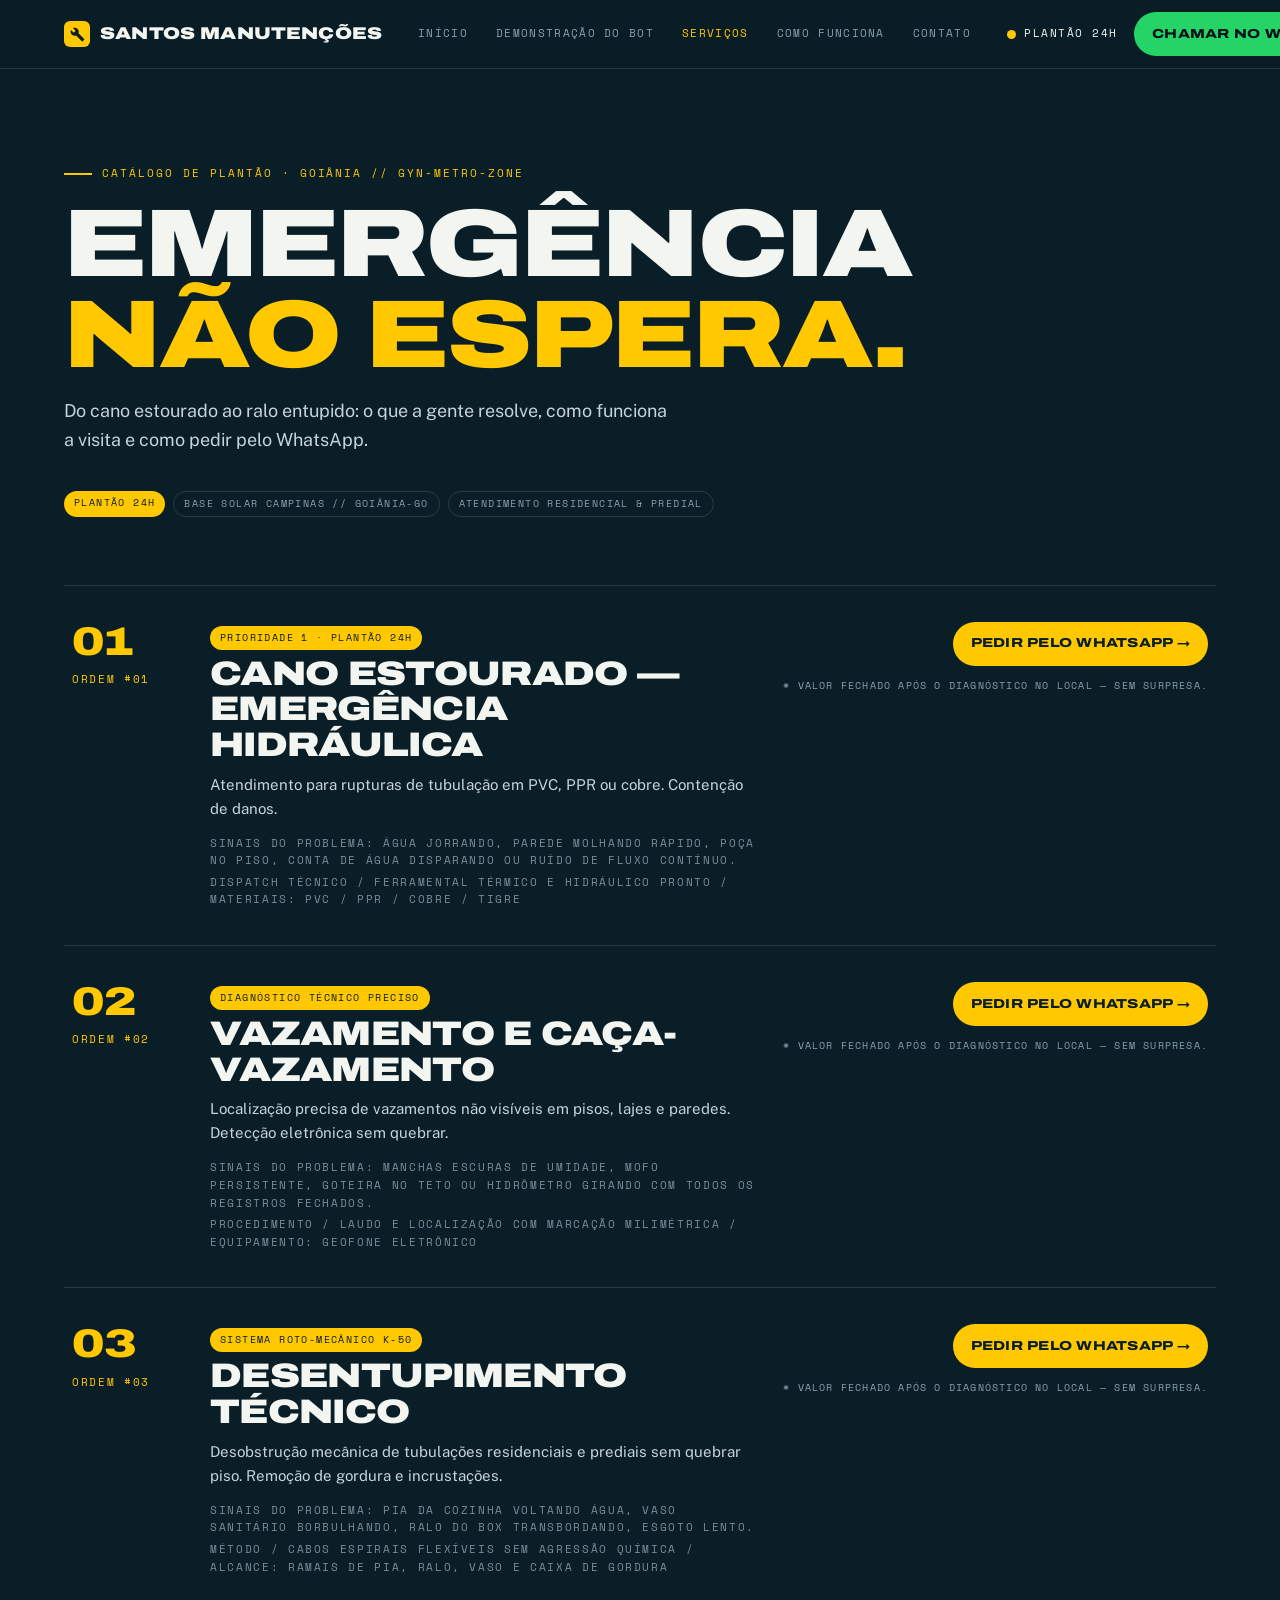
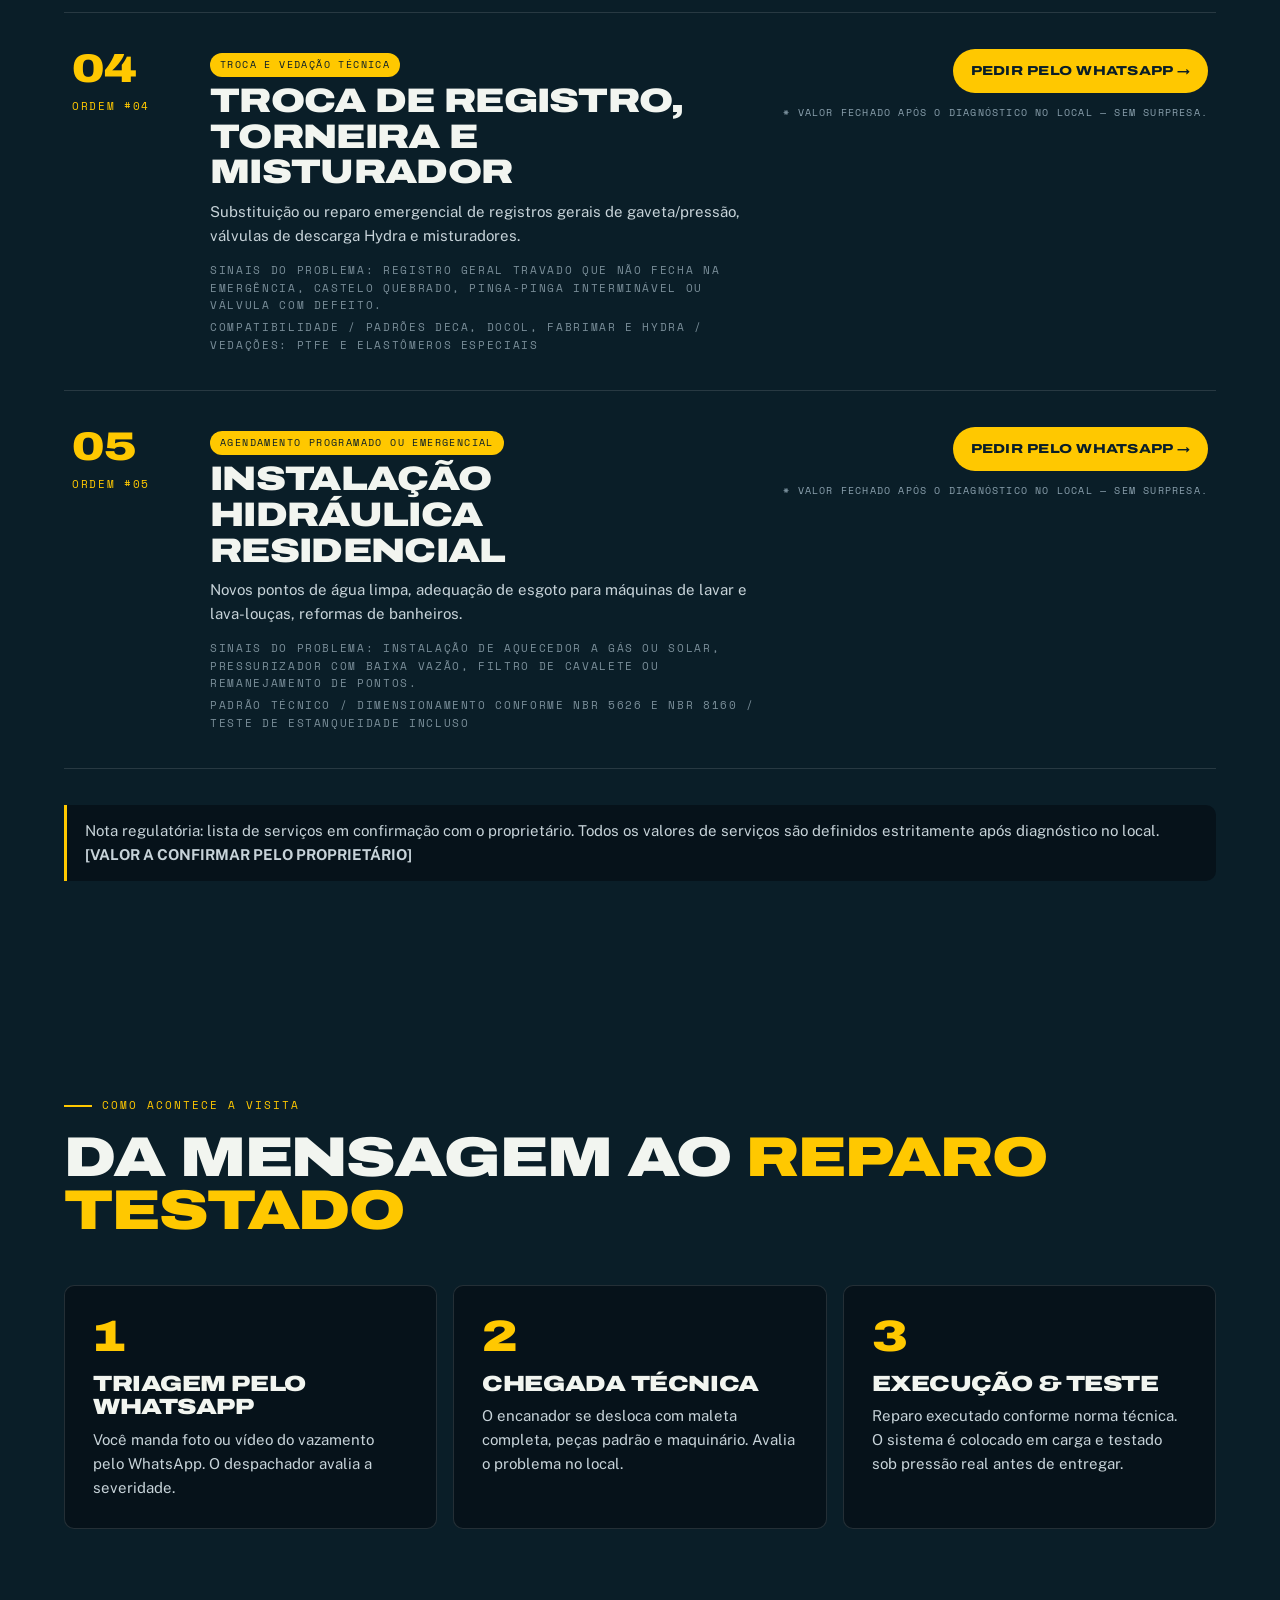
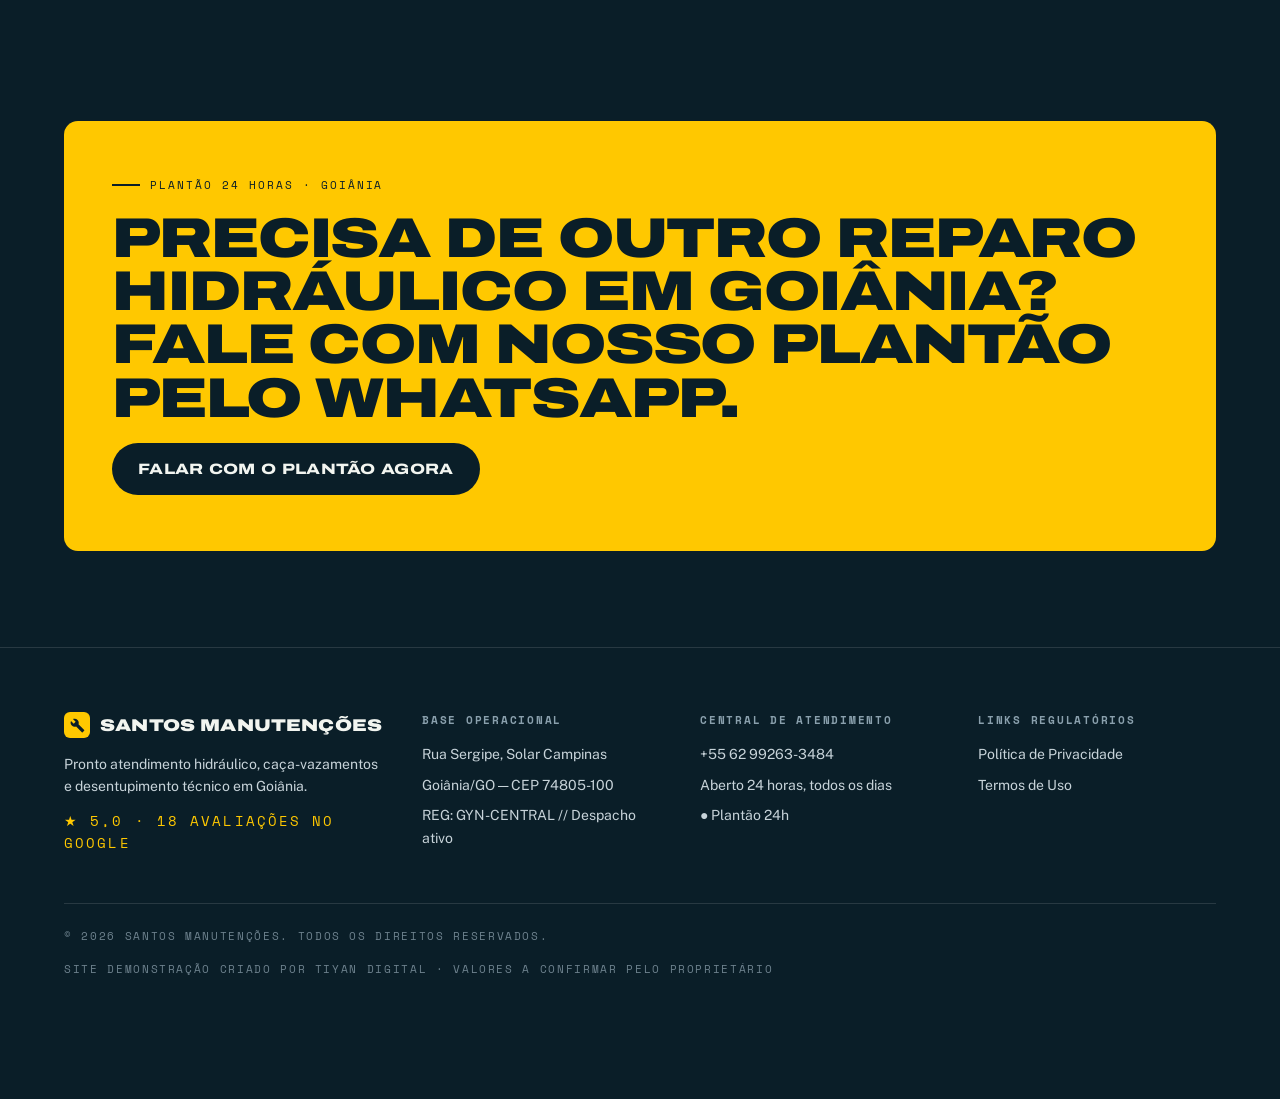
<file: servicos.html>
<!DOCTYPE html>
<html lang="pt-BR">
<head>
<meta charset="UTF-8">
<meta name="viewport" content="width=device-width, initial-scale=1">
<script>document.documentElement.className += " js";</script>
<title>Serviços de emergência 24h — Santos Manutenções | Encanador em Goiânia</title>
<meta name="description" content="Cano estourado, vazamento oculto, desentupimento, troca de registro e instalação hidráulica em Goiânia. Valor fechado após o diagnóstico no local — sem surpresa.">
<link rel="preconnect" href="https://fonts.googleapis.com">
<link rel="preconnect" href="https://fonts.gstatic.com" crossorigin>
<link href="https://fonts.googleapis.com/css2?family=Archivo:wdth,wght@125,800;125,900&family=Public+Sans:wght@400;600;700&family=Space+Mono:wght@400;700&display=swap" rel="stylesheet">
<link rel="stylesheet" href="assets/css/main.css">
</head>
<body>
<header class="topbar">
  <div class="wrap topbar-in">
    <a class="wordmark" href="index.html" aria-label="Santos Manutenções — Início"><span class="mark" aria-hidden="true"><svg width="15" height="15" viewBox="0 0 24 24" fill="currentColor"><path d="M22.7 19l-9.1-9.1c.9-2.3.4-5-1.5-6.9-2-2-5-2.4-7.4-1.3L9 6 6 9 1.6 4.7C.4 7.1.9 10.1 2.9 12.1c1.9 1.9 4.6 2.4 6.9 1.5l9.1 9.1c.4.4 1 .4 1.4 0l2.3-2.3c.5-.4.5-1.1.1-1.4z"/></svg></span>Santos Manutenções</a>
    <button class="nav-toggle" type="button" aria-expanded="false" aria-controls="mainnav" aria-label="Abrir menu"><svg width="20" height="20" viewBox="0 0 24 24" fill="none" stroke="currentColor" stroke-width="2"><path d="M3 6h18M3 12h18M3 18h18"/></svg></button>
    <nav class="mainnav" id="mainnav" aria-label="Navegação principal">
      <a href="index.html">Início</a>
      <a href="bot.html">Demonstração do bot</a>
      <a href="servicos.html" aria-current="page">Serviços</a>
      <a href="como-funciona.html">Como funciona</a>
      <a href="contato.html">Contato</a>
    </nav>
    <div class="topbar-right">
      <span class="plantao"><span class="dot" aria-hidden="true"></span>Plantão 24h</span>
      <a class="btn btn-wa btn-sm" href="https://wa.me/5562992633484?text=Ol%C3%A1%2C%20preciso%20de%20um%20encanador%20urgente." target="_blank" rel="noopener">Chamar no WhatsApp</a>
    </div>
  </div>
</header>

<main>
  <section>
    <div class="wrap">
      <div class="sec-head reveal">
        <p class="eyebrow">Catálogo de plantão · Goiânia // GYN-Metro-Zone</p>
        <h1>Emergência<br><span class="yl">não espera.</span></h1>
        <p class="lede">Do cano estourado ao ralo entupido: o que a gente resolve, como funciona a visita e como pedir pelo WhatsApp.</p>
        <div class="chips-row">
          <span class="tag">Plantão 24h</span>
          <span class="tag ghost">Base Solar Campinas // Goiânia-GO</span>
          <span class="tag ghost">Atendimento residencial &amp; predial</span>
        </div>
      </div>

      <div class="ticket-rows">
        <article class="ticket-row reveal">
          <div><span class="num">01</span><p class="mono" style="margin-top:8px;color:var(--yellow)">Ordem #01</p></div>
          <div>
            <span class="tag">Prioridade 1 · Plantão 24h</span>
            <h3>Cano estourado — emergência hidráulica</h3>
            <p class="signs">Atendimento para rupturas de tubulação em PVC, PPR ou cobre. Contenção de danos.</p>
            <div class="meta-lines">
              <span class="mono">Sinais do problema: água jorrando, parede molhando rápido, poça no piso, conta de água disparando ou ruído de fluxo contínuo.</span>
              <span class="mono">Dispatch técnico / Ferramental térmico e hidráulico pronto / Materiais: PVC / PPR / Cobre / Tigre</span>
            </div>
          </div>
          <div class="row-cta">
            <a class="btn btn-yellow btn-sm" href="https://wa.me/5562992633484?text=Ol%C3%A1%2C%20preciso%20de%20um%20encanador%20urgente." target="_blank" rel="noopener">Pedir pelo WhatsApp →</a>
            <span class="fee-note">* Valor fechado após o diagnóstico no local — sem surpresa.</span>
          </div>
        </article>

        <article class="ticket-row reveal">
          <div><span class="num">02</span><p class="mono" style="margin-top:8px;color:var(--yellow)">Ordem #02</p></div>
          <div>
            <span class="tag">Diagnóstico técnico preciso</span>
            <h3>Vazamento e caça-vazamento</h3>
            <p class="signs">Localização precisa de vazamentos não visíveis em pisos, lajes e paredes. Detecção eletrônica sem quebrar.</p>
            <div class="meta-lines">
              <span class="mono">Sinais do problema: manchas escuras de umidade, mofo persistente, goteira no teto ou hidrômetro girando com todos os registros fechados.</span>
              <span class="mono">Procedimento / Laudo e localização com marcação milimétrica / Equipamento: geofone eletrônico</span>
            </div>
          </div>
          <div class="row-cta">
            <a class="btn btn-yellow btn-sm" href="https://wa.me/5562992633484?text=Ol%C3%A1%2C%20preciso%20de%20um%20encanador%20urgente." target="_blank" rel="noopener">Pedir pelo WhatsApp →</a>
            <span class="fee-note">* Valor fechado após o diagnóstico no local — sem surpresa.</span>
          </div>
        </article>

        <article class="ticket-row reveal">
          <div><span class="num">03</span><p class="mono" style="margin-top:8px;color:var(--yellow)">Ordem #03</p></div>
          <div>
            <span class="tag">Sistema roto-mecânico K-50</span>
            <h3>Desentupimento técnico</h3>
            <p class="signs">Desobstrução mecânica de tubulações residenciais e prediais sem quebrar piso. Remoção de gordura e incrustações.</p>
            <div class="meta-lines">
              <span class="mono">Sinais do problema: pia da cozinha voltando água, vaso sanitário borbulhando, ralo do box transbordando, esgoto lento.</span>
              <span class="mono">Método / Cabos espirais flexíveis sem agressão química / Alcance: ramais de pia, ralo, vaso e caixa de gordura</span>
            </div>
          </div>
          <div class="row-cta">
            <a class="btn btn-yellow btn-sm" href="https://wa.me/5562992633484?text=Ol%C3%A1%2C%20preciso%20de%20um%20encanador%20urgente." target="_blank" rel="noopener">Pedir pelo WhatsApp →</a>
            <span class="fee-note">* Valor fechado após o diagnóstico no local — sem surpresa.</span>
          </div>
        </article>

        <article class="ticket-row reveal">
          <div><span class="num">04</span><p class="mono" style="margin-top:8px;color:var(--yellow)">Ordem #04</p></div>
          <div>
            <span class="tag">Troca e vedação técnica</span>
            <h3>Troca de registro, torneira e misturador</h3>
            <p class="signs">Substituição ou reparo emergencial de registros gerais de gaveta/pressão, válvulas de descarga Hydra e misturadores.</p>
            <div class="meta-lines">
              <span class="mono">Sinais do problema: registro geral travado que não fecha na emergência, castelo quebrado, pinga-pinga interminável ou válvula com defeito.</span>
              <span class="mono">Compatibilidade / Padrões Deca, Docol, Fabrimar e Hydra / Vedações: PTFE e elastômeros especiais</span>
            </div>
          </div>
          <div class="row-cta">
            <a class="btn btn-yellow btn-sm" href="https://wa.me/5562992633484?text=Ol%C3%A1%2C%20preciso%20de%20um%20encanador%20urgente." target="_blank" rel="noopener">Pedir pelo WhatsApp →</a>
            <span class="fee-note">* Valor fechado após o diagnóstico no local — sem surpresa.</span>
          </div>
        </article>

        <article class="ticket-row reveal">
          <div><span class="num">05</span><p class="mono" style="margin-top:8px;color:var(--yellow)">Ordem #05</p></div>
          <div>
            <span class="tag">Agendamento programado ou emergencial</span>
            <h3>Instalação hidráulica residencial</h3>
            <p class="signs">Novos pontos de água limpa, adequação de esgoto para máquinas de lavar e lava-louças, reformas de banheiros.</p>
            <div class="meta-lines">
              <span class="mono">Sinais do problema: instalação de aquecedor a gás ou solar, pressurizador com baixa vazão, filtro de cavalete ou remanejamento de pontos.</span>
              <span class="mono">Padrão técnico / Dimensionamento conforme NBR 5626 e NBR 8160 / Teste de estanqueidade incluso</span>
            </div>
          </div>
          <div class="row-cta">
            <a class="btn btn-yellow btn-sm" href="https://wa.me/5562992633484?text=Ol%C3%A1%2C%20preciso%20de%20um%20encanador%20urgente." target="_blank" rel="noopener">Pedir pelo WhatsApp →</a>
            <span class="fee-note">* Valor fechado após o diagnóstico no local — sem surpresa.</span>
          </div>
        </article>
      </div>

      <div class="note reveal" style="margin-top:36px">Nota regulatória: lista de serviços em confirmação com o proprietário. Todos os valores de serviços são definidos estritamente após diagnóstico no local. <strong>[VALOR A CONFIRMAR PELO PROPRIETÁRIO]</strong></div>
    </div>
  </section>

  <!-- MINI-PROCESS -->
  <section>
    <div class="wrap">
      <div class="sec-head reveal">
        <p class="eyebrow">Como acontece a visita</p>
        <h2>Da mensagem ao <span class="yl">reparo testado</span></h2>
      </div>
      <div class="steps">
        <article class="step reveal">
          <span class="n">1</span>
          <h3>Triagem pelo WhatsApp</h3>
          <p>Você manda foto ou vídeo do vazamento pelo WhatsApp. O despachador avalia a severidade.</p>
        </article>
        <article class="step reveal">
          <span class="n">2</span>
          <h3>Chegada técnica</h3>
          <p>O encanador se desloca com maleta completa, peças padrão e maquinário. Avalia o problema no local.</p>
        </article>
        <article class="step reveal">
          <span class="n">3</span>
          <h3>Execução &amp; teste</h3>
          <p>Reparo executado conforme norma técnica. O sistema é colocado em carga e testado sob pressão real antes de entregar.</p>
        </article>
      </div>
    </div>
  </section>

  <!-- CTA -->
  <section>
    <div class="wrap">
      <div class="cta-band reveal">
        <p class="eyebrow">Plantão 24 horas · Goiânia</p>
        <h2>Precisa de outro reparo hidráulico em Goiânia? Fale com nosso plantão pelo WhatsApp.</h2>
        <a class="btn btn-dark" href="https://wa.me/5562992633484?text=Ol%C3%A1%2C%20preciso%20de%20um%20encanador%20urgente." target="_blank" rel="noopener">Falar com o plantão agora</a>
      </div>
    </div>
  </section>
</main>

<footer>
  <div class="wrap">
    <div class="foot-grid">
      <div>
        <a class="wordmark" href="index.html"><span class="mark" aria-hidden="true"><svg width="15" height="15" viewBox="0 0 24 24" fill="currentColor"><path d="M22.7 19l-9.1-9.1c.9-2.3.4-5-1.5-6.9-2-2-5-2.4-7.4-1.3L9 6 6 9 1.6 4.7C.4 7.1.9 10.1 2.9 12.1c1.9 1.9 4.6 2.4 6.9 1.5l9.1 9.1c.4.4 1 .4 1.4 0l2.3-2.3c.5-.4.5-1.1.1-1.4z"/></svg></span>Santos Manutenções</a>
        <p style="margin-top:14px">Pronto atendimento hidráulico, caça-vazamentos e desentupimento técnico em Goiânia.</p>
        <p class="mono" style="margin-top:12px;color:var(--yellow)">★ 5,0 · 18 avaliações no Google</p>
      </div>
      <div>
        <h4>Base operacional</h4>
        <ul>
          <li>Rua Sergipe, Solar Campinas</li>
          <li>Goiânia/GO — CEP 74805-100</li>
          <li>REG: GYN-CENTRAL // Despacho ativo</li>
        </ul>
      </div>
      <div>
        <h4>Central de atendimento</h4>
        <ul>
          <li><a href="tel:+5562992633484">+55 62 99263-3484</a></li>
          <li>Aberto 24 horas, todos os dias</li>
          <li>● Plantão 24h</li>
        </ul>
      </div>
      <div>
        <h4>Links regulatórios</h4>
        <ul>
          <li><a href="privacidade.html">Política de Privacidade</a></li>
          <li><a href="termos.html">Termos de Uso</a></li>
        </ul>
      </div>
    </div>
    <div class="foot-bottom">
      <span class="mono">© <span data-year>2026</span> Santos Manutenções. Todos os direitos reservados.</span>
      <span class="mono">Site demonstração criado por Tiyan Digital · Valores a confirmar pelo proprietário</span>
    </div>
  </div>
</footer>

<div class="thumbbar" role="navigation" aria-label="Ação rápida">
  <a class="btn btn-wa" href="https://wa.me/5562992633484?text=Ol%C3%A1%2C%20preciso%20de%20um%20encanador%20urgente." target="_blank" rel="noopener">Chamar no WhatsApp</a>
  <a class="btn btn-ghost" href="bot.html">Ver o bot</a>
</div>

<script src="assets/js/main.js"></script>
</body>
</html>
</file>
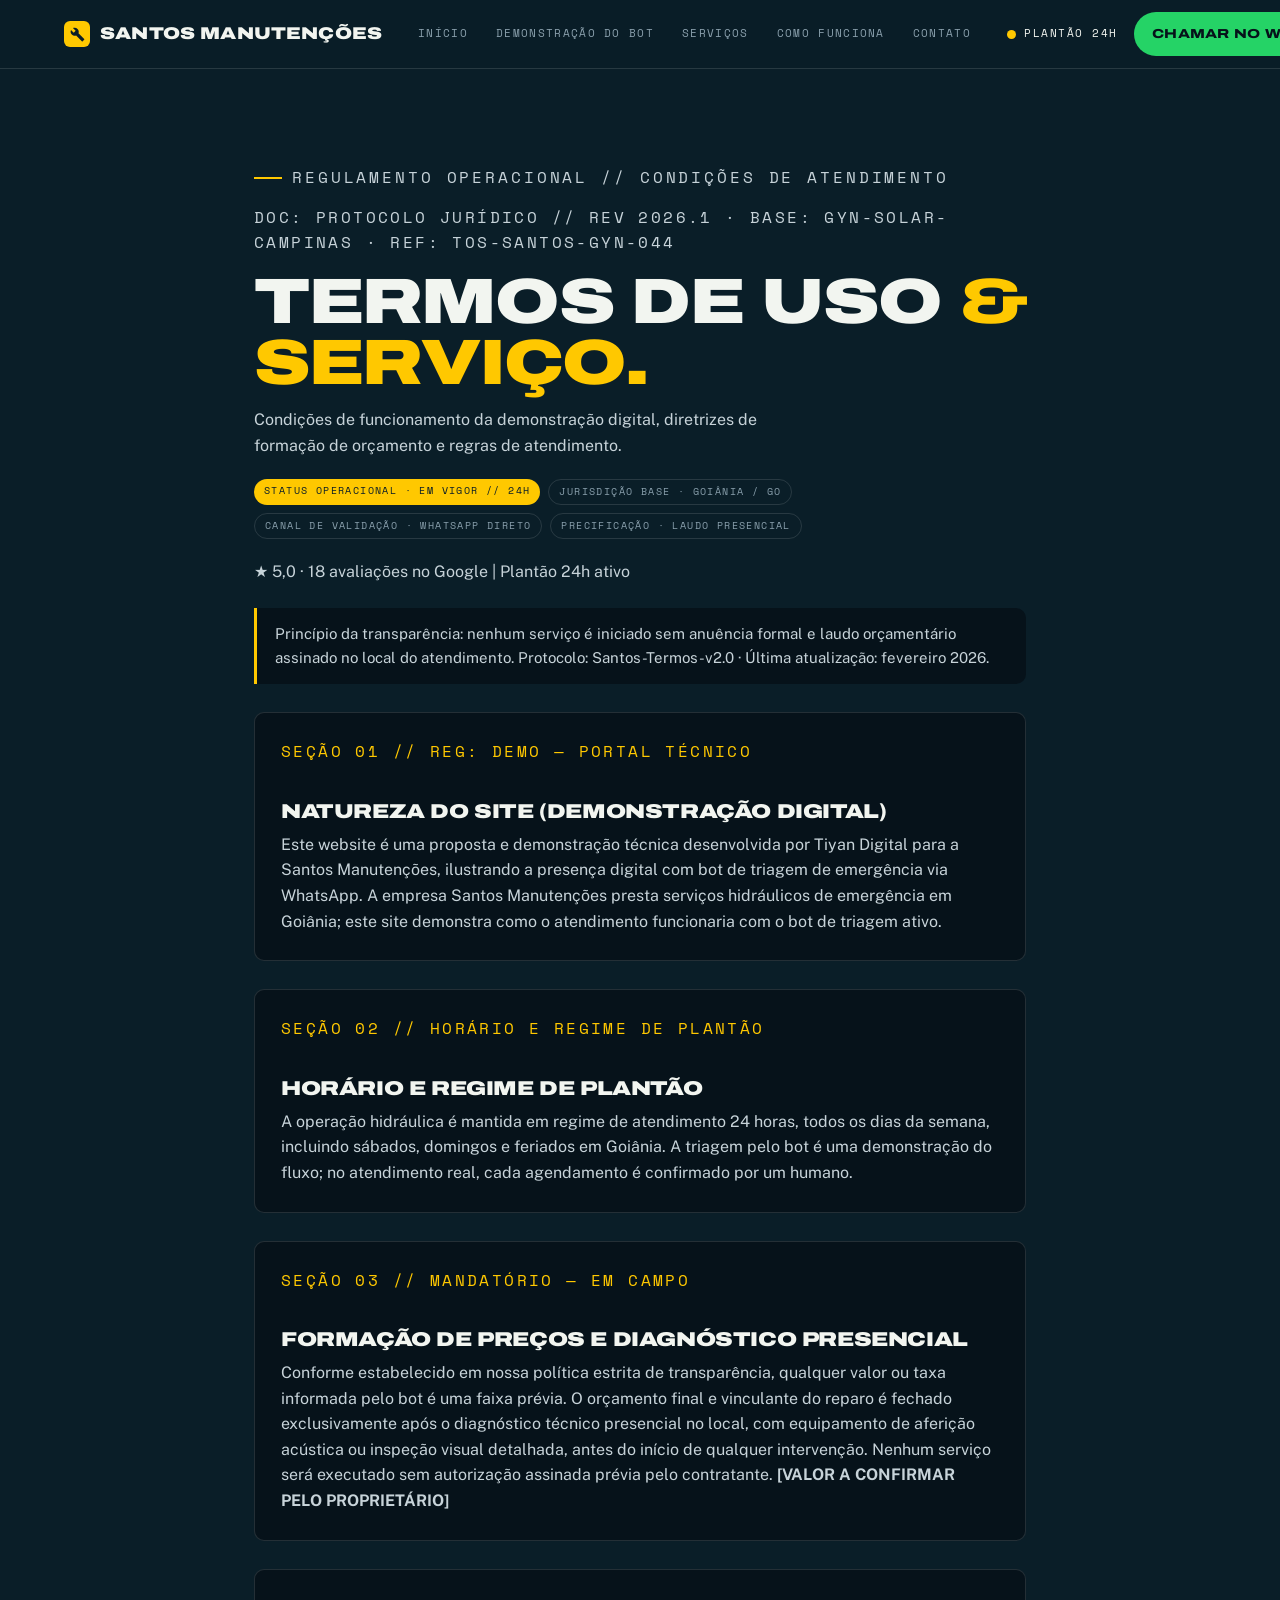
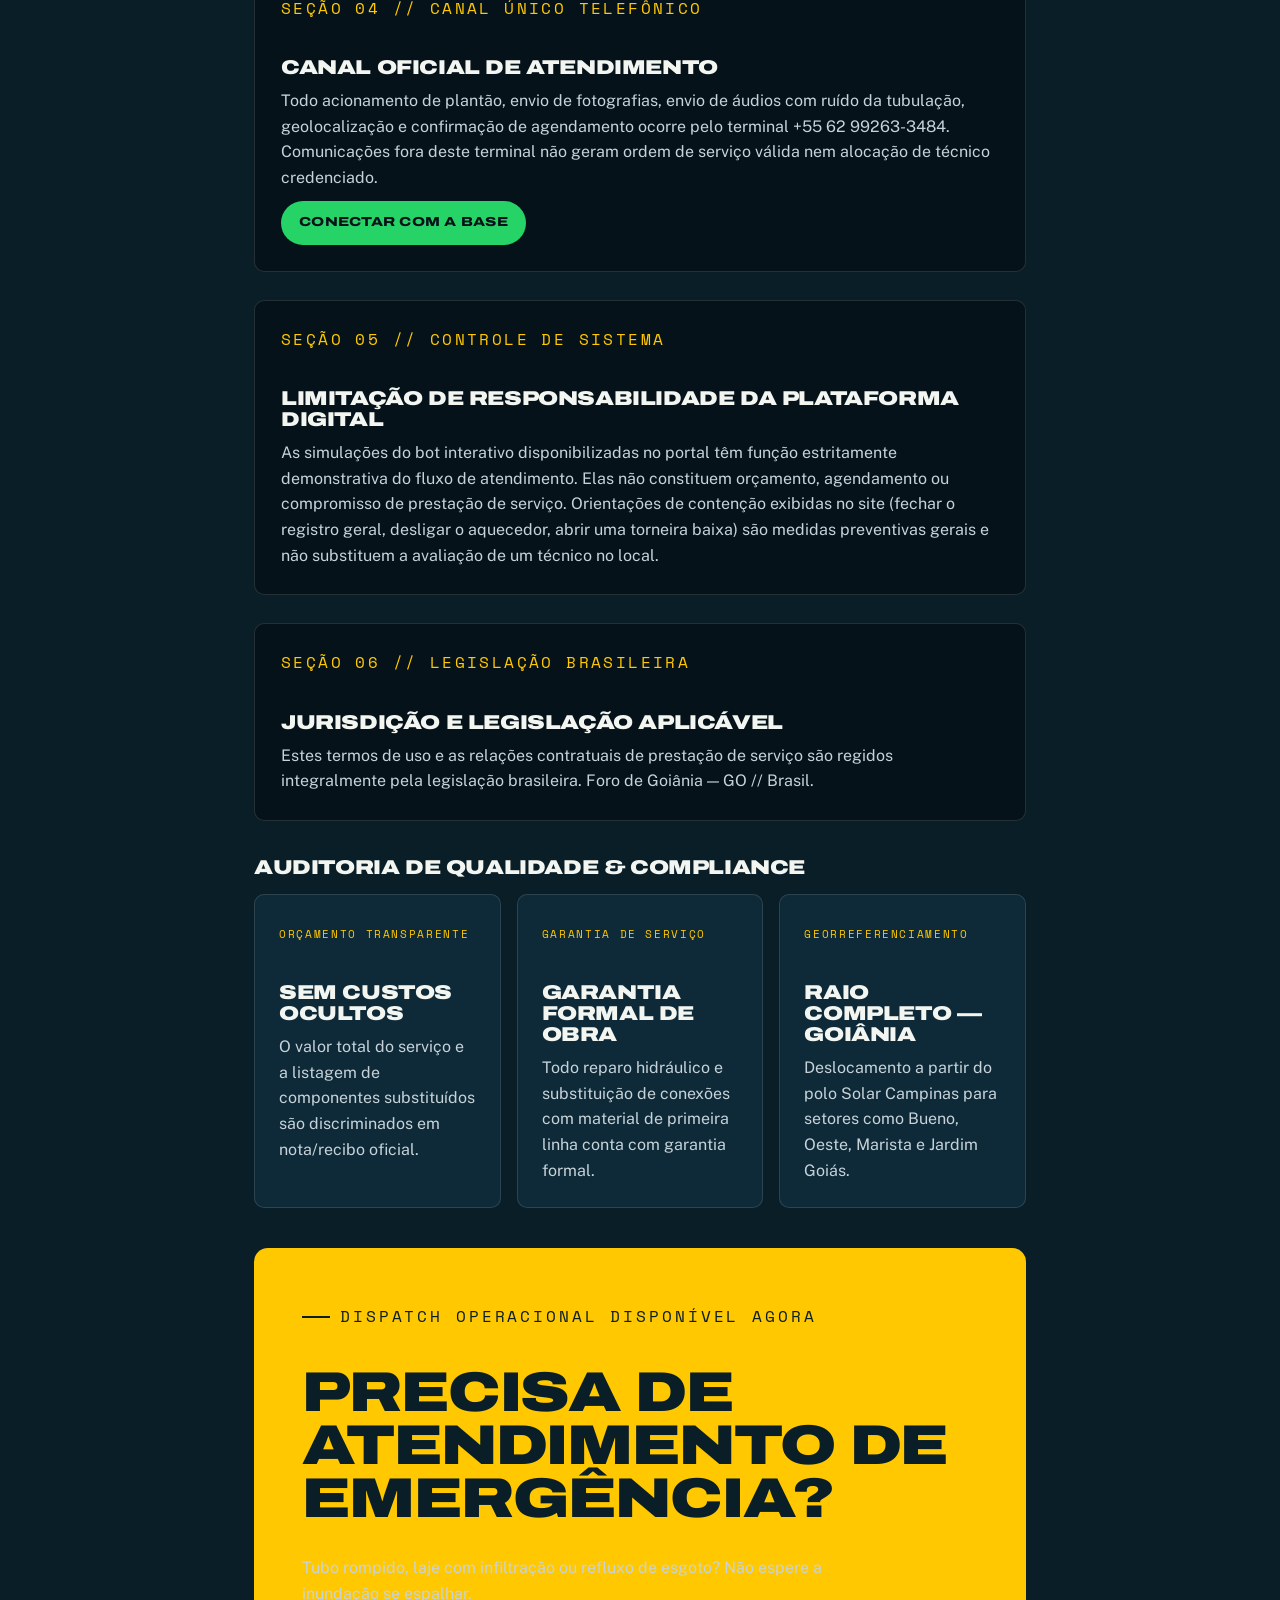
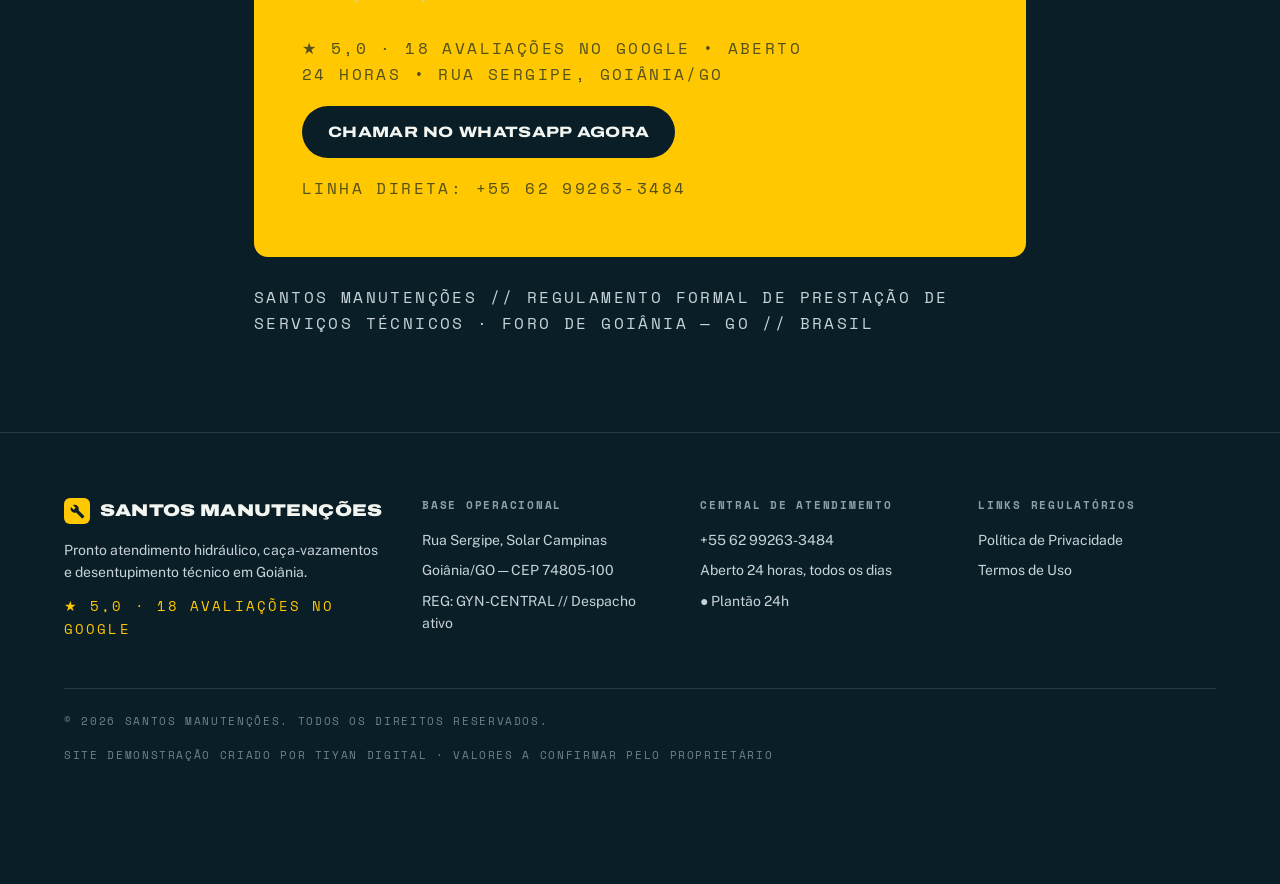
<file: termos.html>
<!DOCTYPE html>
<html lang="pt-BR">
<head>
<meta charset="UTF-8">
<meta name="viewport" content="width=device-width, initial-scale=1">
<script>document.documentElement.className += " js";</script>
<title>Termos de Uso &amp; Serviço — Santos Manutenções | Encanador 24h Goiânia</title>
<meta name="description" content="Termos de Uso da Santos Manutenções: site de demonstração, regime de plantão 24h, valores confirmados após diagnóstico presencial e canal oficial de atendimento no WhatsApp.">
<link rel="preconnect" href="https://fonts.googleapis.com">
<link rel="preconnect" href="https://fonts.gstatic.com" crossorigin>
<link href="https://fonts.googleapis.com/css2?family=Archivo:wdth,wght@125,800;125,900&family=Public+Sans:wght@400;600;700&family=Space+Mono:wght@400;700&display=swap" rel="stylesheet">
<link rel="stylesheet" href="assets/css/main.css">
</head>
<body>
<header class="topbar">
  <div class="wrap topbar-in">
    <a class="wordmark" href="index.html" aria-label="Santos Manutenções — Início"><span class="mark" aria-hidden="true"><svg width="15" height="15" viewBox="0 0 24 24" fill="currentColor"><path d="M22.7 19l-9.1-9.1c.9-2.3.4-5-1.5-6.9-2-2-5-2.4-7.4-1.3L9 6 6 9 1.6 4.7C.4 7.1.9 10.1 2.9 12.1c1.9 1.9 4.6 2.4 6.9 1.5l9.1 9.1c.4.4 1 .4 1.4 0l2.3-2.3c.5-.4.5-1.1.1-1.4z"/></svg></span>Santos Manutenções</a>
    <button class="nav-toggle" type="button" aria-expanded="false" aria-controls="mainnav" aria-label="Abrir menu"><svg width="20" height="20" viewBox="0 0 24 24" fill="none" stroke="currentColor" stroke-width="2"><path d="M3 6h18M3 12h18M3 18h18"/></svg></button>
    <nav class="mainnav" id="mainnav" aria-label="Navegação principal">
      <a href="index.html">Início</a>
      <a href="bot.html">Demonstração do bot</a>
      <a href="servicos.html">Serviços</a>
      <a href="como-funciona.html">Como funciona</a>
      <a href="contato.html">Contato</a>
    </nav>
    <div class="topbar-right">
      <span class="plantao"><span class="dot" aria-hidden="true"></span>Plantão 24h</span>
      <a class="btn btn-wa btn-sm" href="https://wa.me/5562992633484?text=Ol%C3%A1%2C%20preciso%20de%20um%20encanador%20urgente." target="_blank" rel="noopener">Chamar no WhatsApp</a>
    </div>
  </div>
</header>

<main>
  <section>
    <div class="wrap legal">
      <p class="eyebrow">Regulamento operacional // Condições de atendimento</p>
      <p class="mono" style="margin-top:14px">Doc: Protocolo jurídico // Rev 2026.1 · Base: GYN-Solar-Campinas · Ref: TOS-SANTOS-GYN-044</p>
      <h1 style="font-size:clamp(36px,6vw,64px);margin-top:16px">Termos de uso <span class="yl">&amp; serviço.</span></h1>
      <p class="lede" style="margin-top:14px">Condições de funcionamento da demonstração digital, diretrizes de formação de orçamento e regras de atendimento.</p>
      <div class="chips-row">
        <span class="tag">Status operacional · Em vigor // 24h</span>
        <span class="tag ghost">Jurisdição base · Goiânia / GO</span>
        <span class="tag ghost">Canal de validação · WhatsApp direto</span>
        <span class="tag ghost">Precificação · Laudo presencial</span>
      </div>
      <p style="margin-top:8px">★ 5,0 · 18 avaliações no Google | Plantão 24h ativo</p>
      <div class="note">Princípio da transparência: nenhum serviço é iniciado sem anuência formal e laudo orçamentário assinado no local do atendimento. Protocolo: Santos-Termos-v2.0 · Última atualização: fevereiro 2026.</div>

      <div class="dir">
        <p class="mono">Seção 01 // Reg: Demo — Portal técnico</p>
        <h3>Natureza do site (demonstração digital)</h3>
        <p>Este website é uma proposta e demonstração técnica desenvolvida por Tiyan Digital para a Santos Manutenções, ilustrando a presença digital com bot de triagem de emergência via WhatsApp. A empresa Santos Manutenções presta serviços hidráulicos de emergência em Goiânia; este site demonstra como o atendimento funcionaria com o bot de triagem ativo.</p>
      </div>

      <div class="dir">
        <p class="mono">Seção 02 // Horário e regime de plantão</p>
        <h3>Horário e regime de plantão</h3>
        <p>A operação hidráulica é mantida em regime de atendimento 24 horas, todos os dias da semana, incluindo sábados, domingos e feriados em Goiânia. A triagem pelo bot é uma demonstração do fluxo; no atendimento real, cada agendamento é confirmado por um humano.</p>
      </div>

      <div class="dir">
        <p class="mono">Seção 03 // Mandatório — em campo</p>
        <h3>Formação de preços e diagnóstico presencial</h3>
        <p>Conforme estabelecido em nossa política estrita de transparência, qualquer valor ou taxa informada pelo bot é uma faixa prévia. O orçamento final e vinculante do reparo é fechado exclusivamente após o diagnóstico técnico presencial no local, com equipamento de aferição acústica ou inspeção visual detalhada, antes do início de qualquer intervenção. Nenhum serviço será executado sem autorização assinada prévia pelo contratante. <strong>[VALOR A CONFIRMAR PELO PROPRIETÁRIO]</strong></p>
      </div>

      <div class="dir">
        <p class="mono">Seção 04 // Canal único telefônico</p>
        <h3>Canal oficial de atendimento</h3>
        <p>Todo acionamento de plantão, envio de fotografias, envio de áudios com ruído da tubulação, geolocalização e confirmação de agendamento ocorre pelo terminal +55 62 99263-3484. Comunicações fora deste terminal não geram ordem de serviço válida nem alocação de técnico credenciado.</p>
        <p style="margin-top:10px"><a class="btn btn-wa btn-sm" href="https://wa.me/5562992633484?text=Ol%C3%A1%2C%20preciso%20de%20um%20encanador%20urgente." target="_blank" rel="noopener">Conectar com a base</a></p>
      </div>

      <div class="dir">
        <p class="mono">Seção 05 // Controle de sistema</p>
        <h3>Limitação de responsabilidade da plataforma digital</h3>
        <p>As simulações do bot interativo disponibilizadas no portal têm função estritamente demonstrativa do fluxo de atendimento. Elas não constituem orçamento, agendamento ou compromisso de prestação de serviço. Orientações de contenção exibidas no site (fechar o registro geral, desligar o aquecedor, abrir uma torneira baixa) são medidas preventivas gerais e não substituem a avaliação de um técnico no local.</p>
      </div>

      <div class="dir">
        <p class="mono">Seção 06 // Legislação brasileira</p>
        <h3>Jurisdição e legislação aplicável</h3>
        <p>Estes termos de uso e as relações contratuais de prestação de serviço são regidos integralmente pela legislação brasileira. Foro de Goiânia — GO // Brasil.</p>
      </div>

      <h3>Auditoria de qualidade &amp; compliance</h3>
      <div class="log-cards">
        <article class="log-card">
          <span class="mono">Orçamento transparente</span>
          <h3>Sem custos ocultos</h3>
          <p>O valor total do serviço e a listagem de componentes substituídos são discriminados em nota/recibo oficial.</p>
        </article>
        <article class="log-card">
          <span class="mono">Garantia de serviço</span>
          <h3>Garantia formal de obra</h3>
          <p>Todo reparo hidráulico e substituição de conexões com material de primeira linha conta com garantia formal.</p>
        </article>
        <article class="log-card">
          <span class="mono">Georreferenciamento</span>
          <h3>Raio completo — Goiânia</h3>
          <p>Deslocamento a partir do polo Solar Campinas para setores como Bueno, Oeste, Marista e Jardim Goiás.</p>
        </article>
      </div>

      <div class="cta-band" style="margin-top:40px">
        <p class="eyebrow">Dispatch operacional disponível agora</p>
        <h2>Precisa de atendimento de emergência?</h2>
        <p>Tubo rompido, laje com infiltração ou refluxo de esgoto? Não espere a inundação se espalhar.</p>
        <p class="mono" style="color:rgba(10,30,40,.7)">★ 5,0 · 18 avaliações no Google • Aberto 24 horas • Rua Sergipe, Goiânia/GO</p>
        <a class="btn btn-dark" href="https://wa.me/5562992633484?text=Ol%C3%A1%2C%20preciso%20de%20um%20encanador%20urgente." target="_blank" rel="noopener">Chamar no WhatsApp agora</a>
        <p class="mono" style="color:rgba(10,30,40,.7)">Linha direta: +55 62 99263-3484</p>
      </div>

      <p class="mono" style="margin-top:28px">Santos Manutenções // Regulamento formal de prestação de serviços técnicos · Foro de Goiânia — GO // Brasil</p>
    </div>
  </section>
</main>

<footer>
  <div class="wrap">
    <div class="foot-grid">
      <div>
        <a class="wordmark" href="index.html"><span class="mark" aria-hidden="true"><svg width="15" height="15" viewBox="0 0 24 24" fill="currentColor"><path d="M22.7 19l-9.1-9.1c.9-2.3.4-5-1.5-6.9-2-2-5-2.4-7.4-1.3L9 6 6 9 1.6 4.7C.4 7.1.9 10.1 2.9 12.1c1.9 1.9 4.6 2.4 6.9 1.5l9.1 9.1c.4.4 1 .4 1.4 0l2.3-2.3c.5-.4.5-1.1.1-1.4z"/></svg></span>Santos Manutenções</a>
        <p style="margin-top:14px">Pronto atendimento hidráulico, caça-vazamentos e desentupimento técnico em Goiânia.</p>
        <p class="mono" style="margin-top:12px;color:var(--yellow)">★ 5,0 · 18 avaliações no Google</p>
      </div>
      <div>
        <h4>Base operacional</h4>
        <ul>
          <li>Rua Sergipe, Solar Campinas</li>
          <li>Goiânia/GO — CEP 74805-100</li>
          <li>REG: GYN-CENTRAL // Despacho ativo</li>
        </ul>
      </div>
      <div>
        <h4>Central de atendimento</h4>
        <ul>
          <li><a href="tel:+5562992633484">+55 62 99263-3484</a></li>
          <li>Aberto 24 horas, todos os dias</li>
          <li>● Plantão 24h</li>
        </ul>
      </div>
      <div>
        <h4>Links regulatórios</h4>
        <ul>
          <li><a href="privacidade.html">Política de Privacidade</a></li>
          <li><a href="termos.html">Termos de Uso</a></li>
        </ul>
      </div>
    </div>
    <div class="foot-bottom">
      <span class="mono">© <span data-year>2026</span> Santos Manutenções. Todos os direitos reservados.</span>
      <span class="mono">Site demonstração criado por Tiyan Digital · Valores a confirmar pelo proprietário</span>
    </div>
  </div>
</footer>

<div class="thumbbar" role="navigation" aria-label="Ação rápida">
  <a class="btn btn-wa" href="https://wa.me/5562992633484?text=Ol%C3%A1%2C%20preciso%20de%20um%20encanador%20urgente." target="_blank" rel="noopener">Chamar no WhatsApp</a>
  <a class="btn btn-ghost" href="bot.html">Ver o bot</a>
</div>

<script src="assets/js/main.js"></script>
</body>
</html>
</file>
<file: assets/css/main.css>
/* Santos Manutenções — dark dispatch-board design system
   Tokens (from Stitch export, corrected per prompt): petrol #0A1E28, ink #06121A,
   surface #0E2A38, off-white #F2F5F0, steel #8AA0AD, yellow #FFC800, green #25D366 (chat UI only) */
:root{
  --bg:#0A1E28; --ink:#06121A; --surface:#0E2A38; --surface-2:#12303F;
  --text:#F2F5F0; --muted:#8AA0AD; --hairline:rgba(255,255,255,.12);
  --yellow:#FFC800; --green:#25D366; --green-dark:#128C7E;
  --font-display:"Archivo",sans-serif; --font-body:"Public Sans",sans-serif; --font-mono:"Space Mono",monospace;
  --r-card:10px; --r-pill:999px; --r-phone:28px;
  --wrap:1200px;
}
*{box-sizing:border-box;margin:0;padding:0}
html{background:#0A1E28;scroll-behavior:smooth}
body{background:var(--bg);color:var(--text);font-family:var(--font-body);font-size:17px;line-height:1.6;-webkit-font-smoothing:antialiased;overflow-x:hidden}
img,svg{display:block;max-width:100%}
a{color:inherit;text-decoration:none}
button{font:inherit;color:inherit;background:none;border:0;cursor:pointer}
:focus-visible{outline:2px solid var(--yellow);outline-offset:3px;border-radius:4px}
::selection{background:var(--yellow);color:#0A1E28}

.wrap{max-width:var(--wrap);margin:0 auto;padding:0 24px}
.mono{font-family:var(--font-mono);font-size:11px;letter-spacing:.15em;text-transform:uppercase;color:var(--muted)}
.eyebrow{font-family:var(--font-mono);font-size:11px;letter-spacing:.18em;text-transform:uppercase;color:var(--yellow);display:flex;align-items:center;gap:10px;flex-wrap:wrap}
.eyebrow::before{content:"";width:28px;height:2px;background:var(--yellow)}
h1,h2,h3{font-family:var(--font-display);font-stretch:125%;font-weight:900;text-transform:uppercase;letter-spacing:-.02em;line-height:.95}
h1{font-size:clamp(44px,8vw,96px)}
h2{font-size:clamp(30px,4.5vw,56px)}
h3{font-size:clamp(20px,2.4vw,28px);line-height:1.05}
.lede{font-size:18px;color:#C7D3D9;max-width:56ch}
section{padding:96px 0}
.sec-head{display:flex;flex-direction:column;gap:16px;margin-bottom:48px}
.sec-head h2 .yl{color:var(--yellow)}
.yl{color:var(--yellow)}
.dot{width:9px;height:9px;border-radius:50%;background:var(--yellow);display:inline-block;animation:pulse 2s infinite}
@keyframes pulse{0%,100%{box-shadow:0 0 0 0 rgba(255,200,0,.55)}50%{box-shadow:0 0 0 7px rgba(255,200,0,0)}}

/* ---------- buttons ---------- */
.btn{display:inline-flex;align-items:center;justify-content:center;gap:10px;min-height:52px;padding:14px 26px;border-radius:var(--r-pill);font-family:var(--font-display);font-stretch:125%;font-weight:800;text-transform:uppercase;letter-spacing:.02em;font-size:15px;transition:transform .2s cubic-bezier(.16,1,.3,1),background .2s,border-color .2s;white-space:nowrap}
.btn:hover{transform:scale(1.03)}
.btn:active{transform:scale(.98)}
.btn-wa{background:var(--green);color:#06121A}
.btn-wa:hover{background:#2fe07a}
.btn-yellow{background:var(--yellow);color:#0A1E28}
.btn-yellow:hover{background:#ffd83d}
.btn-ghost{border:1px solid var(--hairline);color:var(--text);background:transparent}
.btn-ghost:hover{border-color:var(--yellow);color:var(--yellow)}
.btn-dark{background:#0A1E28;color:var(--text)}
.btn-sm{min-height:44px;padding:10px 18px;font-size:13px}
.btn .ic{flex:none}

/* ---------- top bar ---------- */
.topbar{position:sticky;top:0;z-index:60;background:rgba(10,30,40,.92);backdrop-filter:blur(10px);border-bottom:1px solid var(--hairline)}
.topbar-in{display:flex;align-items:center;gap:24px;height:68px}
.wordmark{display:flex;align-items:center;gap:10px;font-family:var(--font-display);font-stretch:125%;font-weight:900;font-size:17px;letter-spacing:.01em;text-transform:uppercase;white-space:nowrap}
.wordmark .mark{width:26px;height:26px;background:var(--yellow);border-radius:6px;display:grid;place-items:center;flex:none;color:#0A1E28}
.mainnav{display:flex;gap:4px;margin-left:auto}
.mainnav a{font-family:var(--font-mono);font-size:11px;letter-spacing:.12em;text-transform:uppercase;color:var(--muted);padding:10px 12px;border-radius:8px;transition:color .2s;white-space:nowrap}
.mainnav a:hover,.mainnav a[aria-current="page"]{color:var(--text)}
.mainnav a[aria-current="page"]{color:var(--yellow)}
.topbar-right{display:flex;align-items:center;gap:16px}
.plantao{display:flex;align-items:center;gap:8px;font-family:var(--font-mono);font-size:11px;letter-spacing:.14em;text-transform:uppercase;white-space:nowrap}
.nav-toggle{display:none;width:44px;height:44px;border:1px solid var(--hairline);border-radius:10px;place-items:center}

/* ---------- hero ---------- */
.hero{padding:72px 0 64px}
.hero-grid{display:grid;grid-template-columns:1.05fr .95fr;gap:56px;align-items:center}
.hero-grid > *, .bot-layout > *, .contact-grid > *{min-width:0}
.hero-copy{display:flex;flex-direction:column;gap:22px;align-items:flex-start}
.hero-copy h1 .yl{display:block}
.hero-ctas{display:flex;gap:14px;flex-wrap:wrap}
.status-line{display:flex;align-items:center;gap:10px;flex-wrap:wrap;font-family:var(--font-mono);font-size:11px;letter-spacing:.14em;text-transform:uppercase;color:#C7D3D9}
.hero-note{font-size:13px;color:var(--muted)}

/* ---------- phone frame + chat ---------- */
.phone{width:min(400px,100%);margin-inline:auto;background:#0B0F14;border:3px solid #1E333E;border-radius:var(--r-phone);padding:12px;box-shadow:0 24px 60px rgba(0,0,0,.45)}
.phone-screen{background:#0E151B;border-radius:20px;overflow:hidden;display:flex;flex-direction:column;height:560px}
.chat-head{display:flex;align-items:center;gap:12px;padding:14px 16px;background:#1F2C34;border-bottom:1px solid rgba(255,255,255,.08)}
.chat-avatar{width:40px;height:40px;border-radius:8px;background:var(--yellow);color:#0A1E28;display:grid;place-items:center;flex:none}
.chat-id{min-width:0}
.chat-id b{display:block;font-family:var(--font-display);font-stretch:125%;font-weight:800;font-size:14px;text-transform:uppercase;letter-spacing:.02em;white-space:nowrap;overflow:hidden;text-overflow:ellipsis}
.chat-id span{font-family:var(--font-mono);font-size:10px;letter-spacing:.12em;text-transform:uppercase;color:#7ED492;white-space:nowrap;overflow:hidden;text-overflow:ellipsis;display:block}
.chat-ticket{margin-left:auto;font-family:var(--font-mono);font-size:10px;letter-spacing:.12em;color:var(--muted);text-align:right;white-space:nowrap}
.chat-body{flex:1;overflow-y:auto;padding:18px 14px;display:flex;flex-direction:column;gap:10px;background:#0B141A;background-image:radial-gradient(rgba(255,255,255,.03) 1px,transparent 1px);background-size:18px 18px}
.chat-date{align-self:center;font-family:var(--font-mono);font-size:10px;letter-spacing:.14em;color:var(--muted);background:#1F2C34;padding:5px 12px;border-radius:999px;margin-bottom:4px}
.msg{max-width:82%;padding:10px 13px;border-radius:12px;font-size:15px;line-height:1.45;animation:msgin .35s cubic-bezier(.16,1,.3,1)}
@keyframes msgin{from{opacity:0;transform:translateY(8px)}to{opacity:1;transform:none}}
.msg.bot{align-self:flex-start;background:#1F2C34;color:#EDF2F4;border-bottom-left-radius:4px}
.msg.user{align-self:flex-end;background:#005C4B;color:#E7FCEF;border-bottom-right-radius:4px}
.msg .meta{display:block;margin-top:5px;font-family:var(--font-mono);font-size:9px;letter-spacing:.1em;color:rgba(255,255,255,.45);text-align:right}
.msg.bot .meta{text-align:left}
.msg .fee{color:var(--yellow);font-weight:700}
.msg b{font-weight:700}
.chips{display:flex;flex-wrap:wrap;gap:8px;animation:msgin .35s cubic-bezier(.16,1,.3,1)}
.chip{border:1px solid var(--green);color:#7ED492;background:rgba(37,211,102,.08);border-radius:999px;padding:9px 15px;font-size:14px;font-weight:600;min-height:40px;transition:background .2s,color .2s}
.chip:hover{background:var(--green);color:#06121A}
.chip:disabled{opacity:.45;cursor:default}
.typing{display:inline-flex;gap:5px;align-items:center;padding:12px 16px;background:#1F2C34;border-radius:12px;border-bottom-left-radius:4px;align-self:flex-start}
.typing i{width:7px;height:7px;border-radius:50%;background:#8AA0AD;animation:tp 1s infinite}
.typing i:nth-child(2){animation-delay:.15s}.typing i:nth-child(3){animation-delay:.3s}
@keyframes tp{0%,100%{transform:translateY(0);opacity:.5}50%{transform:translateY(-4px);opacity:1}}
.chat-input{display:flex;gap:10px;padding:12px;border-top:1px solid rgba(255,255,255,.08);background:#1F2C34}
.chat-input input{flex:1;min-width:0;background:#0B141A;border:1px solid rgba(255,255,255,.12);border-radius:999px;padding:11px 16px;color:var(--text);font:inherit;font-size:15px}
.chat-input input::placeholder{color:var(--muted)}
.chat-send{width:46px;height:46px;border-radius:50%;background:var(--green);color:#06121A;display:grid;place-items:center;flex:none}
.chat-foot{padding:9px 14px;background:#0B141A;font-family:var(--font-mono);font-size:10px;letter-spacing:.14em;text-transform:uppercase;color:var(--muted);display:flex;justify-content:space-between;gap:10px}
.chat-foot a{color:var(--green)}
.photo-thumb{align-self:flex-end;max-width:82%;background:#005C4B;border-radius:12px;border-bottom-right-radius:4px;padding:10px 12px;font-size:13px}
.photo-thumb .ph-img{height:96px;border-radius:8px;background:linear-gradient(135deg,#12303F,#0A1E28);border:1px dashed rgba(255,255,255,.25);display:grid;place-items:center;color:var(--muted);font-family:var(--font-mono);font-size:10px;letter-spacing:.12em;text-align:center;padding:8px;margin-bottom:8px}
.photo-thumb .meta{display:block;margin-top:5px;font-family:var(--font-mono);font-size:9px;letter-spacing:.1em;color:rgba(255,255,255,.45);text-align:right}

/* ---------- progress rail (bot page) ---------- */
.rail{display:grid;grid-template-columns:repeat(5,1fr);gap:10px;margin:0 0 28px}
.rail-step{border:1px solid var(--hairline);border-radius:var(--r-card);padding:14px;background:var(--ink)}
.rail-step .n{font-family:var(--font-mono);font-size:11px;letter-spacing:.14em;color:var(--muted)}
.rail-step b{display:block;font-family:var(--font-display);font-stretch:125%;font-weight:800;font-size:13px;text-transform:uppercase;margin:6px 0 2px}
.rail-step p{font-size:12px;color:var(--muted);line-height:1.45}
.rail-step.active{border-color:var(--yellow)}
.rail-step.active .n{color:var(--yellow)}
.rail-step.done{border-color:rgba(37,211,102,.5)}
.rail-step.done .n{color:var(--green)}

/* ---------- trust strip / marquee ---------- */
.trust{border-block:1px solid var(--hairline);padding:26px 0}
.trust-grid{display:grid;grid-template-columns:repeat(4,1fr);gap:24px}
.trust-item b{display:block;font-family:var(--font-display);font-stretch:125%;font-weight:900;font-size:24px;text-transform:uppercase}
.trust-item span{font-family:var(--font-mono);font-size:11px;letter-spacing:.14em;text-transform:uppercase;color:var(--muted)}
.marquee{background:var(--yellow);color:#0A1E28;overflow:hidden;padding:14px 0;white-space:nowrap}
.marquee-track{display:inline-block;animation:mq 28s linear infinite;font-family:var(--font-display);font-stretch:125%;font-weight:900;font-size:20px;letter-spacing:.02em;text-transform:uppercase}
@keyframes mq{from{transform:translateX(0)}to{transform:translateX(-50%)}}

/* ---------- cards / ticket rows ---------- */
.cards{display:grid;grid-template-columns:repeat(4,1fr);gap:16px}
.card{background:var(--ink);border:1px solid var(--hairline);border-radius:var(--r-card);padding:26px;display:flex;flex-direction:column;gap:12px}
.card:hover{border-color:rgba(255,200,0,.5)}
.card .tck{font-family:var(--font-mono);font-size:11px;letter-spacing:.16em;color:var(--yellow)}
.card h3{font-size:22px}
.card p{color:#C7D3D9;font-size:15px;flex:1}
.card .prio{font-family:var(--font-mono);font-size:10px;letter-spacing:.14em;text-transform:uppercase;color:var(--muted)}
.card .wa-link{font-family:var(--font-display);font-stretch:125%;font-weight:800;font-size:14px;text-transform:uppercase;color:var(--yellow);display:inline-flex;gap:8px;align-items:center}
.card .wa-link:hover{text-decoration:underline}
.ticket-rows{display:flex;flex-direction:column;border-top:1px solid var(--hairline)}
.ticket-row{display:grid;grid-template-columns:110px 1fr auto;gap:28px;padding:36px 8px;border-bottom:1px solid var(--hairline);align-items:start}
.ticket-row .num{font-family:var(--font-display);font-stretch:125%;font-weight:900;font-size:40px;color:var(--yellow);line-height:1}
.ticket-row h3{font-size:clamp(24px,3vw,34px);margin:6px 0 10px}
.ticket-row .signs{color:#C7D3D9;font-size:15px}
.ticket-row .meta-lines{margin-top:14px;display:flex;flex-direction:column;gap:4px}
.ticket-row .meta-lines .mono{color:#7A8E99}
.ticket-row .row-cta{display:flex;flex-direction:column;align-items:flex-end;gap:12px}
.ticket-row .fee-note{font-family:var(--font-mono);font-size:10px;letter-spacing:.12em;text-transform:uppercase;color:var(--muted);text-align:right}
.tag{display:inline-block;font-family:var(--font-mono);font-size:10px;letter-spacing:.14em;text-transform:uppercase;color:#0A1E28;background:var(--yellow);padding:4px 10px;border-radius:999px}
.tag.ghost{background:transparent;color:var(--muted);border:1px solid var(--hairline)}

/* ---------- steps / timeline ---------- */
.steps{display:grid;grid-template-columns:repeat(3,1fr);gap:16px}
.step{background:var(--ink);border:1px solid var(--hairline);border-radius:var(--r-card);padding:28px}
.step .n{font-family:var(--font-display);font-stretch:125%;font-weight:900;font-size:44px;color:var(--yellow);line-height:1}
.step h3{margin:14px 0 8px;font-size:22px}
.step p{color:#C7D3D9;font-size:15px}
.steps-4{grid-template-columns:repeat(4,1fr)}
.log-cards{display:grid;grid-template-columns:repeat(3,1fr);gap:16px;margin-top:16px}
.log-card{border:1px solid var(--hairline);border-radius:var(--r-card);padding:24px;background:var(--surface)}
.log-card .mono{color:var(--yellow)}
.log-card h3{font-size:19px;margin:10px 0 6px}
.log-card p{color:#C7D3D9;font-size:14px}

/* ---------- safety checklist ---------- */
.safety{background:var(--ink);border:1px solid var(--hairline);border-radius:14px;padding:40px}
.safety-list{display:grid;grid-template-columns:repeat(4,1fr);gap:20px;margin-top:28px}
.safety-item{display:flex;gap:14px;align-items:flex-start}
.safety-item .step-no{flex:none;width:34px;height:34px;border-radius:50%;border:1px solid var(--yellow);color:var(--yellow);display:grid;place-items:center;font-family:var(--font-mono);font-size:12px}
.safety-item b{display:block;font-family:var(--font-display);font-stretch:125%;font-weight:800;font-size:16px;text-transform:uppercase;line-height:1.2}
.safety-item p{font-size:13px;color:var(--muted);margin-top:4px}

/* ---------- FAQ ---------- */
.faq{border-top:1px solid var(--hairline)}
.faq-item{border-bottom:1px solid var(--hairline)}
.faq-q{width:100%;display:flex;justify-content:space-between;align-items:center;gap:20px;padding:24px 4px;text-align:left;font-family:var(--font-display);font-stretch:125%;font-weight:800;font-size:19px;text-transform:uppercase;letter-spacing:.01em}
.faq-q .plus{flex:none;width:34px;height:34px;border:1px solid var(--hairline);border-radius:50%;display:grid;place-items:center;font-size:20px;color:var(--yellow);transition:transform .25s}
.faq-item.open .plus{transform:rotate(45deg);background:var(--yellow);color:#0A1E28;border-color:var(--yellow)}
.faq-a{max-height:0;overflow:hidden;transition:max-height .35s cubic-bezier(.16,1,.3,1)}
.faq-a p{padding:0 4px 26px;color:#C7D3D9;max-width:70ch}
.faq-item.open .faq-a{max-height:300px}

/* ---------- CTA band ---------- */
.cta-band{background:var(--yellow);color:#0A1E28;border-radius:14px;padding:56px 48px;display:flex;flex-direction:column;gap:18px;align-items:flex-start}
.cta-band .eyebrow{color:#0A1E28}
.cta-band .eyebrow::before{background:#0A1E28}
.cta-band h2{color:#0A1E28}
.cta-band p{color:rgba(10,30,40,.75);max-width:52ch}
.cta-band-dark{background:var(--surface);color:var(--text);border:1px solid var(--hairline)}
.cta-band-dark h2{color:var(--text)}
.cta-band-dark p{color:#C7D3D9}

/* ---------- tables ---------- */
.tbl{width:100%;border-collapse:collapse;font-size:15px}
.tbl th{font-family:var(--font-mono);font-size:11px;letter-spacing:.14em;text-transform:uppercase;color:var(--muted);text-align:left;padding:14px 16px;border-bottom:1px solid var(--hairline)}
.tbl td{padding:20px 16px;border-bottom:1px solid var(--hairline);vertical-align:top;color:#C7D3D9}
.tbl td:first-child{font-family:var(--font-display);font-stretch:125%;font-weight:800;text-transform:uppercase;color:var(--text);font-size:16px;white-space:nowrap}
.tbl .disp{font-family:var(--font-mono);font-size:11px;letter-spacing:.12em;text-transform:uppercase;color:var(--yellow);white-space:nowrap}
.tbl-wrap{overflow-x:auto;border:1px solid var(--hairline);border-radius:var(--r-card);background:var(--ink)}

/* ---------- contact ---------- */
.contact-grid{display:grid;grid-template-columns:1.2fr .8fr;gap:16px;align-items:stretch}
.wa-card{background:var(--surface);border:1px solid rgba(37,211,102,.35);border-radius:14px;padding:40px;display:flex;flex-direction:column;gap:16px;align-items:flex-start}
.wa-card .big-num{font-family:var(--font-display);font-stretch:125%;font-weight:900;font-size:clamp(30px,4vw,44px);letter-spacing:-.01em;line-height:1}
.info-card{background:var(--ink);border:1px solid var(--hairline);border-radius:14px;padding:32px;display:flex;flex-direction:column;gap:14px}
.info-card h3{font-size:20px}
.info-card p{color:#C7D3D9;font-size:15px}
.map-ph{height:180px;border-radius:var(--r-card);border:1px dashed rgba(255,255,255,.25);background:var(--surface);display:grid;place-items:center;color:var(--muted);font-family:var(--font-mono);font-size:11px;letter-spacing:.14em;text-transform:uppercase;text-align:center;padding:16px}
.hours-line{display:flex;justify-content:space-between;gap:16px;padding:12px 0;border-bottom:1px solid var(--hairline);font-size:15px}
.hours-line:last-child{border-bottom:0}
.rating-big{font-family:var(--font-display);font-stretch:125%;font-weight:900;font-size:40px}
.rating-big span{color:var(--yellow)}
.stars{color:var(--yellow);letter-spacing:4px;font-size:20px}

/* ---------- legal ---------- */
.legal{max-width:820px}
.legal h2{margin:18px 0 12px}
.legal h3{font-size:20px;margin:36px 0 10px}
.legal p,.legal li{color:#C7D3D9;font-size:16px}
.legal p+p{margin-top:12px}
.legal ul{margin:12px 0 12px 20px}
.legal li{margin-bottom:6px}
.legal .dir{border:1px solid var(--hairline);border-radius:var(--r-card);background:var(--ink);padding:26px;margin:28px 0}
.legal .dir .mono{color:var(--yellow)}
.chips-row{display:flex;flex-wrap:wrap;gap:8px;margin:20px 0}
.note{border-left:3px solid var(--yellow);padding:14px 18px;background:var(--ink);border-radius:0 10px 10px 0;color:#C7D3D9;font-size:15px;margin:24px 0}

/* ---------- footer ---------- */
footer{border-top:1px solid var(--hairline);padding:64px 0 120px}
.foot-grid{display:grid;grid-template-columns:1.3fr 1fr 1fr 1fr;gap:40px}
.foot-grid h4{font-family:var(--font-mono);font-size:11px;letter-spacing:.16em;text-transform:uppercase;color:var(--muted);margin-bottom:14px}
.foot-grid p,.foot-grid li{font-size:14px;color:#C7D3D9}
.foot-grid ul{list-style:none;display:flex;flex-direction:column;gap:8px}
.foot-grid a:hover{color:var(--yellow)}
.foot-bottom{margin-top:48px;padding-top:24px;border-top:1px solid var(--hairline);display:flex;justify-content:space-between;gap:16px;flex-wrap:wrap}
.foot-bottom .mono{color:#6E828E}

/* ---------- mobile thumb bar ---------- */
.thumbbar{display:none;position:fixed;left:0;right:0;bottom:0;z-index:70;background:rgba(6,18,26,.97);border-top:1px solid var(--hairline);padding:10px 16px calc(10px + env(safe-area-inset-bottom));gap:10px}
.thumbbar .btn{flex:1}
.thumbbar .btn-ghost{flex:0 0 auto}

/* ---------- bot page layout ---------- */
.bot-layout{display:grid;grid-template-columns:1fr 380px;gap:48px;align-items:start}
.bot-side{display:flex;flex-direction:column;gap:16px;position:sticky;top:96px}
.bot-side .phone{margin-inline:0}
.bot-note{font-size:13px;color:var(--muted)}
.feature-cards{display:grid;grid-template-columns:repeat(4,1fr);gap:16px}
.handoff-rows{display:flex;flex-direction:column;border-top:1px solid var(--hairline)}
.handoff-row{display:grid;grid-template-columns:220px 1fr auto;gap:24px;padding:26px 4px;border-bottom:1px solid var(--hairline);align-items:start}
.handoff-row .mono{color:var(--yellow)}
.handoff-row h3{font-size:19px;margin:6px 0}
.handoff-row p{color:#C7D3D9;font-size:15px}
.demo-label{background:var(--yellow);color:#0A1E28;font-family:var(--font-mono);font-size:12px;letter-spacing:.1em;text-transform:uppercase;padding:14px 20px;border-radius:8px;margin-bottom:28px}

/* ---------- reveal (only hidden when JS is on — visible with JS off) ---------- */
html.js .reveal{opacity:0;transform:translateY(18px);transition:opacity .7s cubic-bezier(.16,1,.3,1),transform .7s cubic-bezier(.16,1,.3,1)}
html.js .reveal.in{opacity:1;transform:none}

/* ---------- responsive ---------- */
@media (max-width:1020px){
  .hero-grid{grid-template-columns:1fr;gap:48px}
  .cards{grid-template-columns:repeat(2,1fr)}
  .steps{grid-template-columns:1fr 1fr}
  .steps-4{grid-template-columns:repeat(2,1fr)}
  .safety-list{grid-template-columns:repeat(2,1fr)}
  .feature-cards{grid-template-columns:repeat(2,1fr)}
  .bot-layout{grid-template-columns:1fr}
  .bot-side{position:static}
  .bot-side .phone{margin-inline:auto}
  .contact-grid{grid-template-columns:1fr}
  .foot-grid{grid-template-columns:1fr 1fr}
}
@media (max-width:860px){
  .mainnav{position:fixed;inset:68px 0 auto 0;background:var(--ink);border-bottom:1px solid var(--hairline);flex-direction:column;padding:12px 24px 20px;display:none;z-index:65}
  .mainnav.open{display:flex}
  .mainnav a{padding:14px 4px;font-size:13px;border-bottom:1px solid var(--hairline)}
  .nav-toggle{display:grid}
  .topbar-right .btn{display:none}
  .topbar-right .plantao{display:none}
  .thumbbar{display:flex}
  footer{padding-bottom:160px}
}
@media (max-width:640px){
  section{padding:64px 0}
  .wrap{padding:0 18px}
  .trust-grid{grid-template-columns:repeat(2,1fr)}
  .cards{grid-template-columns:1fr}
  .steps,.steps-4{grid-template-columns:1fr}
  .safety-list{grid-template-columns:1fr}
  .log-cards{grid-template-columns:1fr}
  .feature-cards{grid-template-columns:1fr}
  .ticket-row{grid-template-columns:1fr;gap:16px;padding:28px 4px}
  .ticket-row .row-cta{align-items:flex-start}
  .ticket-row .fee-note{text-align:left}
  .handoff-row{grid-template-columns:1fr;gap:10px}
  .cta-band{padding:40px 26px}
  .safety{padding:28px 22px}
  .foot-grid{grid-template-columns:1fr}
  .rail{grid-template-columns:1fr;gap:8px}
  .rail-step p{display:none}
  .rail-step{padding:10px 14px;display:flex;gap:12px;align-items:baseline}
  .rail-step b{margin:0}
  .phone-screen{height:520px}
  .hero-ctas{flex-direction:column}
  .hero-ctas .btn{flex:none;width:100%}
  .btn{white-space:normal;text-align:center;line-height:1.35}
  .thumbbar .btn{font-size:13px;padding:10px 12px}
  .thumbbar .btn-ghost{flex:0 0 auto}
}
@media (prefers-reduced-motion:reduce){
  *,*::before,*::after{animation-duration:.01ms!important;animation-iteration-count:1!important;transition-duration:.01ms!important}
  .reveal{opacity:1;transform:none}
  html{scroll-behavior:auto}
}
</file>
